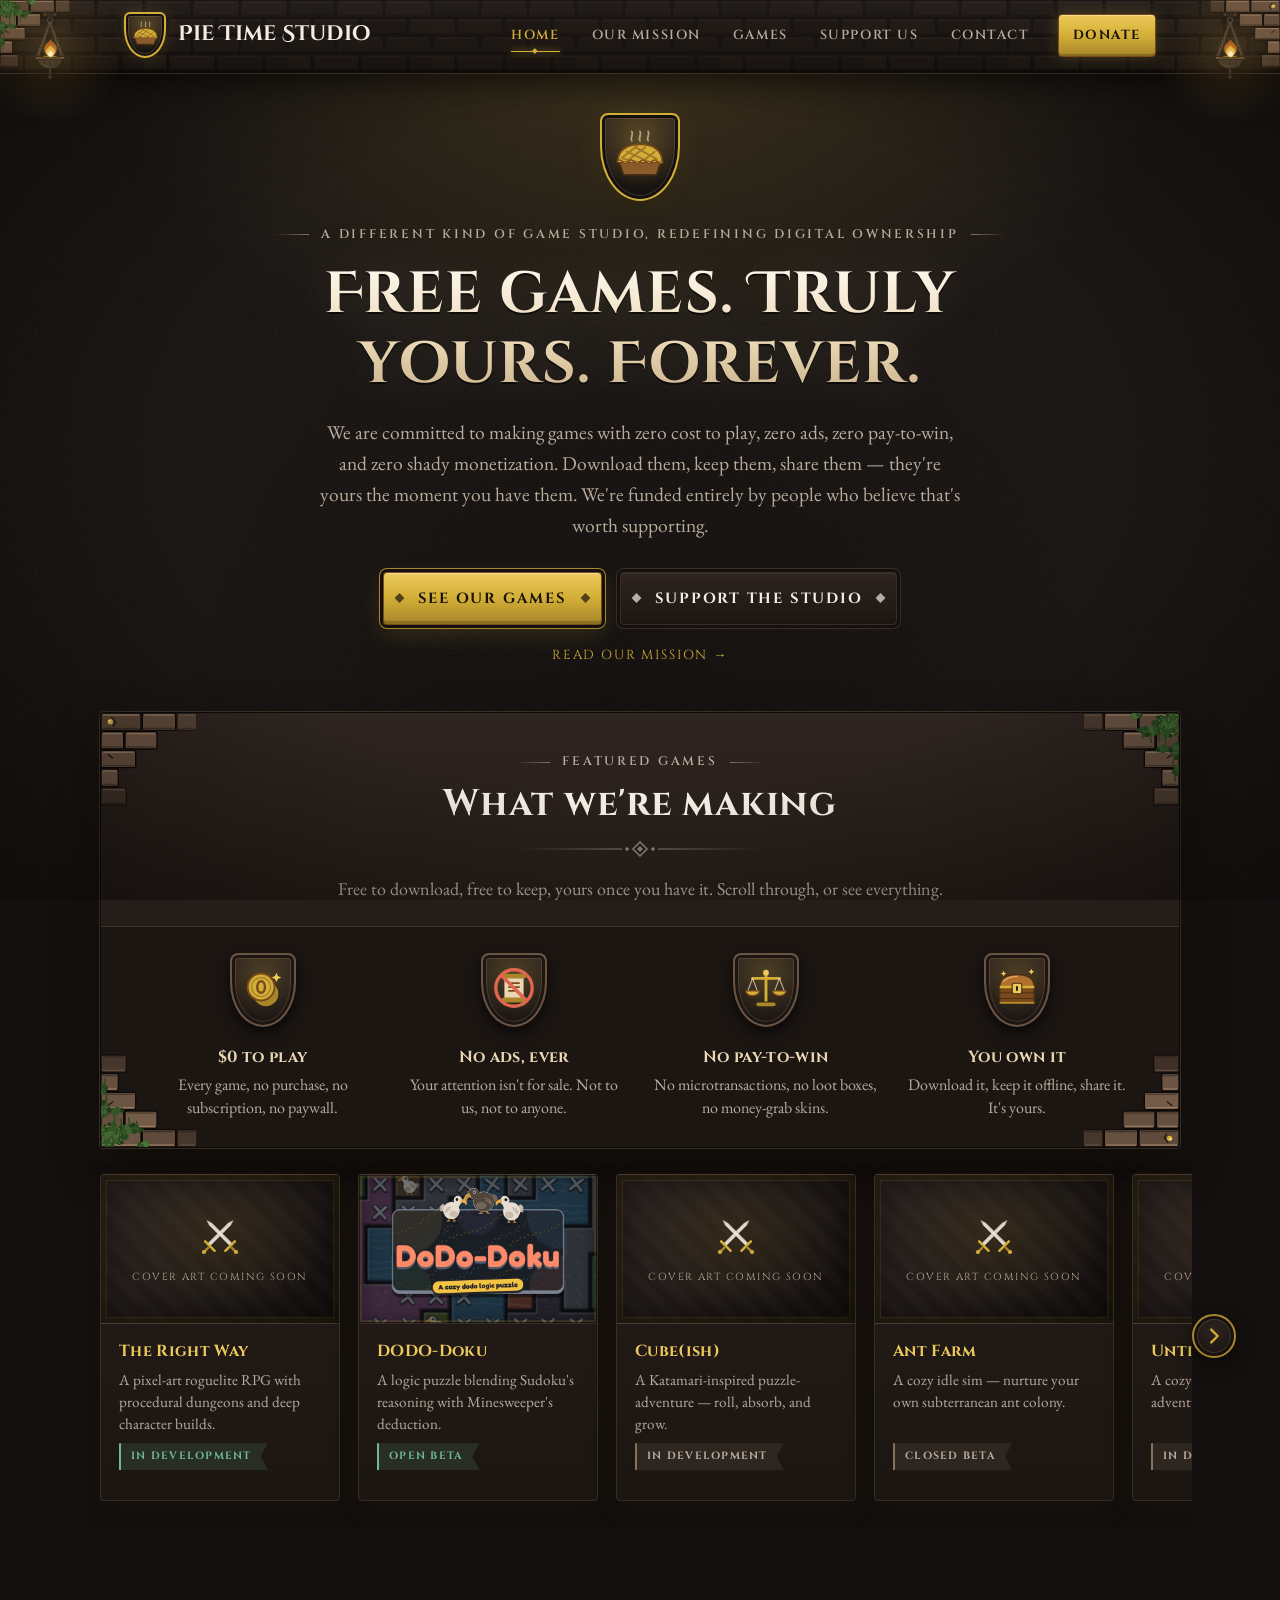
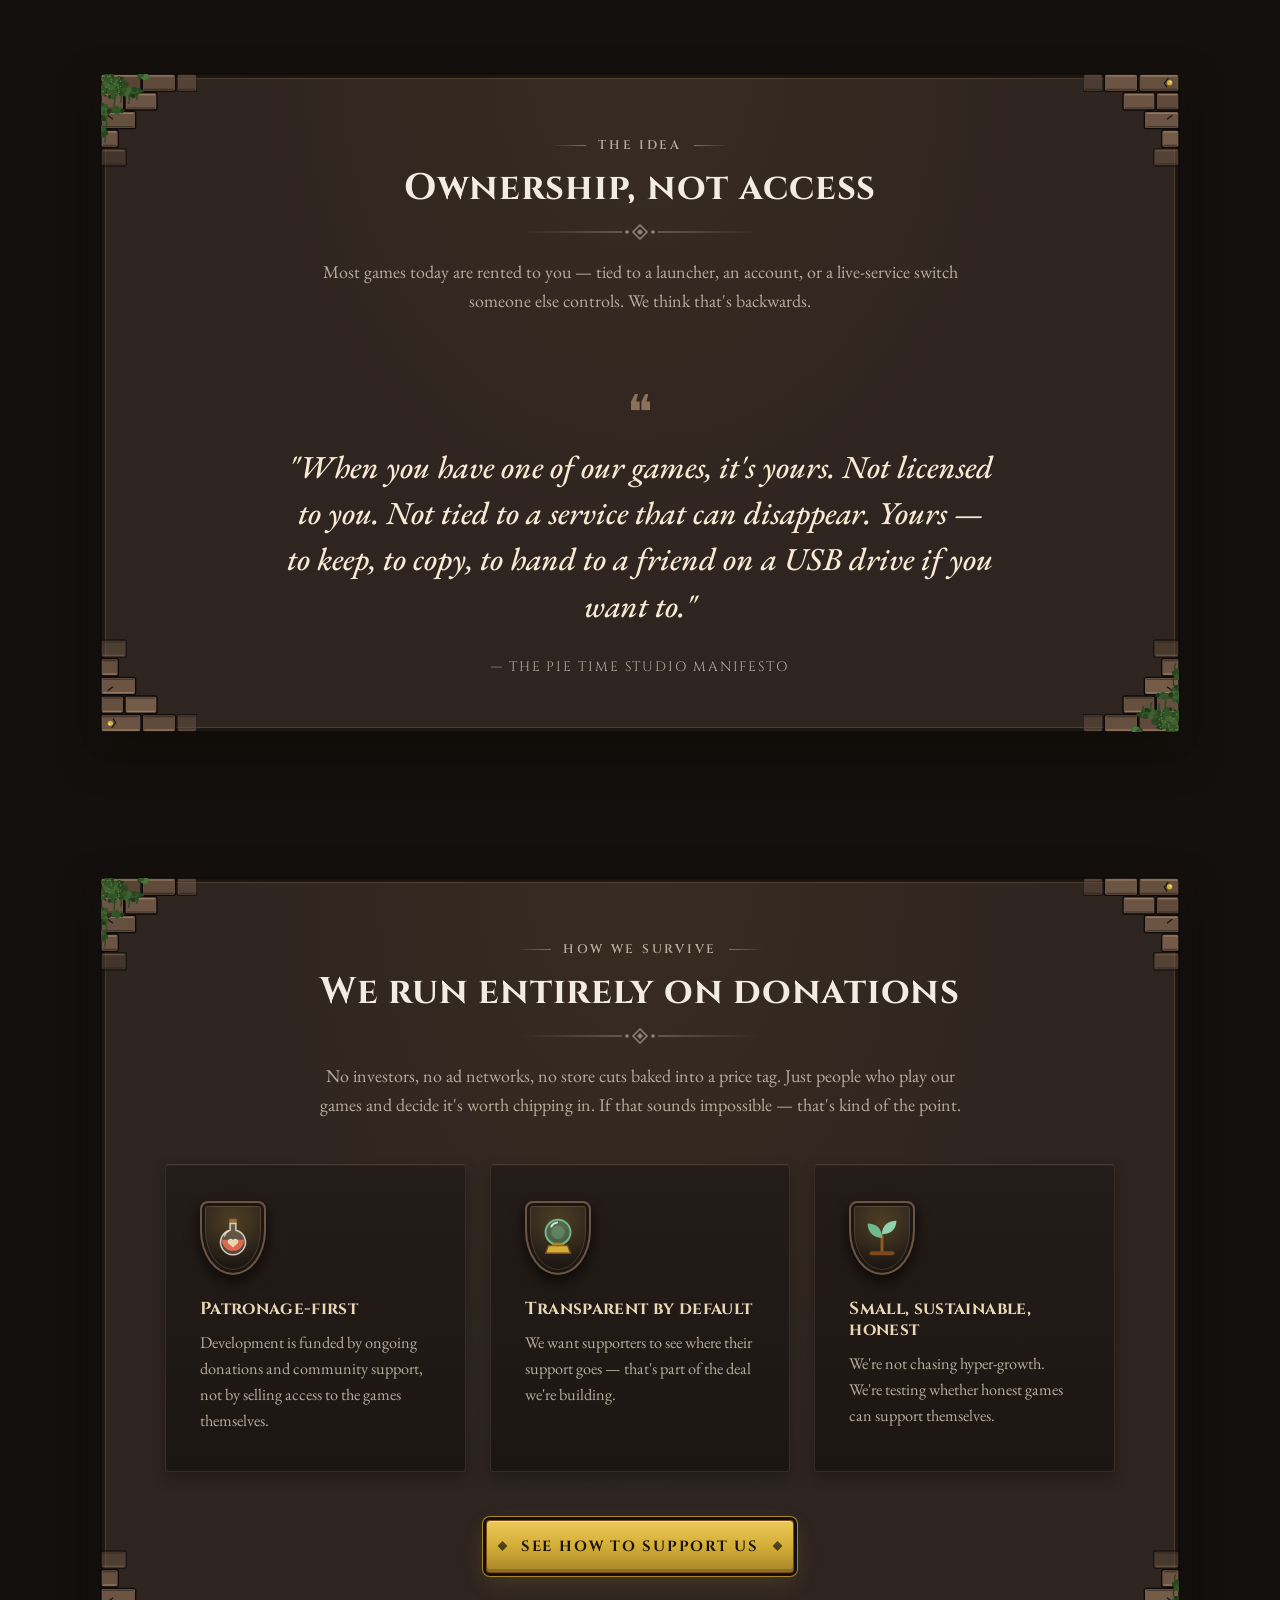
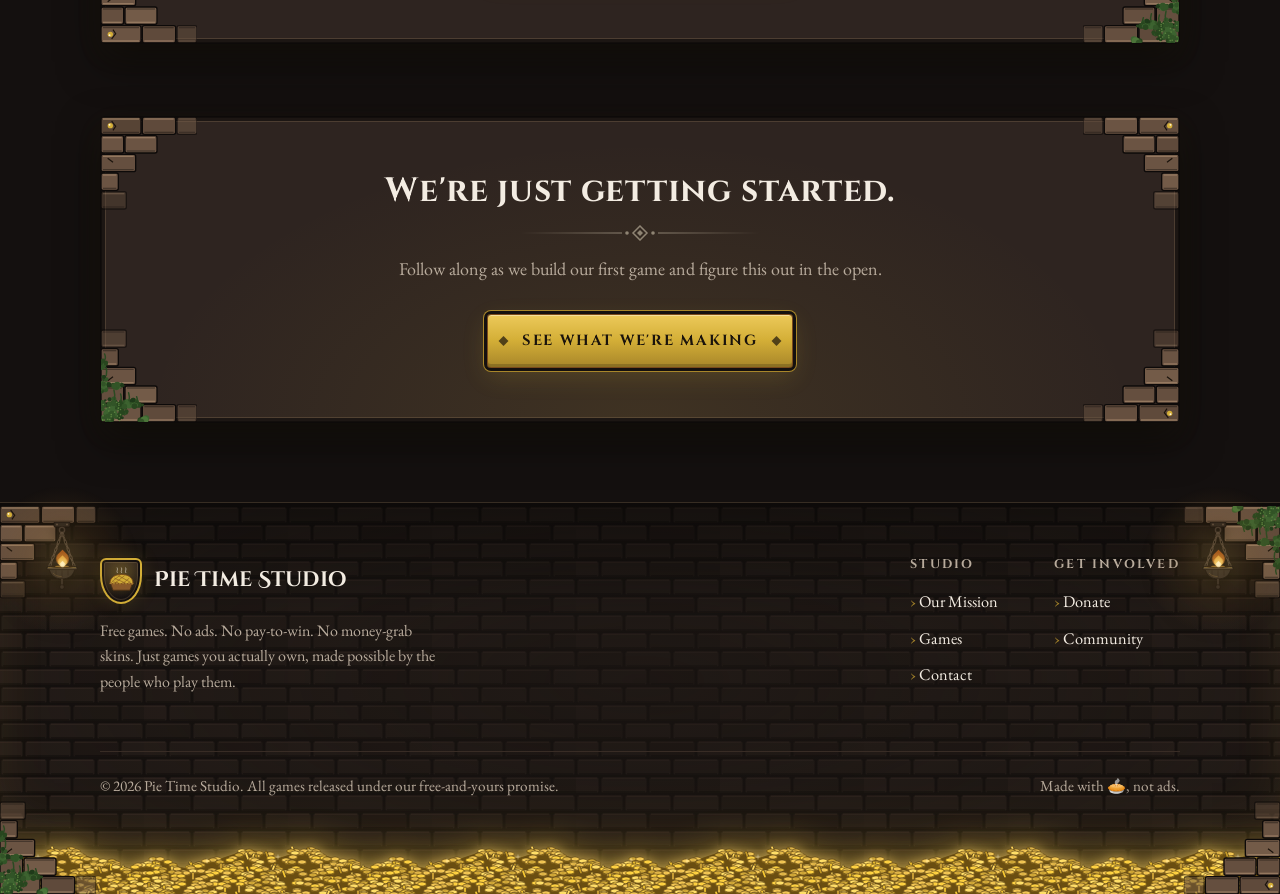
<file: index.html>
<!DOCTYPE html>
<html lang="en">
<head>
<meta charset="UTF-8">
<meta name="theme-color" content="#14100f">
<meta name="viewport" content="width=device-width, initial-scale=1.0">
<title>Pie Time Studio — Free Games. No Ads. No Catches. You Own It.</title>
<meta name="description" content="Pie Time Studio makes games that cost nothing, own nothing over you, and belong to you once you have them. Funded entirely by the people who play them.">
<script>/* page order + slide direction for page transitions */(function(){var o=["index","about","games","support","contact"],d=document.documentElement,n=(location.pathname.split("/").pop()||"index.html").replace(/\.html?$/,""),c=o.indexOf(n),p=null;if(c<0)c=0;try{p=sessionStorage.getItem("ptsPage");sessionStorage.setItem("ptsPage",c)}catch(e){}if(p!==null&&+p!==c)d.classList.add(+p<c?"nav-fwd":"nav-back");if(document.startViewTransition&&/^https?:$/.test(location.protocol))d.classList.add("vt")})();</script>
<link rel="preconnect" href="https://fonts.googleapis.com">
<link rel="preconnect" href="https://fonts.gstatic.com" crossorigin>
<link href="https://fonts.googleapis.com/css2?family=Cinzel:wght@400;600;700;900&family=Cinzel+Decorative:wght@700&family=EB+Garamond:ital,wght@0,400;0,500;0,600;1,400;1,500&display=swap" rel="stylesheet">
<link rel="stylesheet" href="css/style.css?v=10">
</head>
<body>

<header class="site-header">
  <span class="torch torch-l" aria-hidden="true"><span class="torch-glow"></span><span class="torch-flame"><i></i><i></i><i></i></span></span>
  <span class="torch torch-r" aria-hidden="true"><span class="torch-glow"></span><span class="torch-flame"><i></i><i></i><i></i></span></span>
  <nav class="nav">
    <a href="index.html" class="brand">
      <span class="brand-mark" aria-hidden="true"></span> Pie Time Studio
    </a>
    <button class="nav-toggle" aria-label="Toggle navigation" aria-expanded="false">☰</button>
    <ul class="nav-links">
      <li><a href="index.html">Home</a></li>
      <li><a href="about.html">Our Mission</a></li>
      <li><a href="games.html">Games</a></li>
      <li><a href="support.html">Support Us</a></li>
      <li><a href="contact.html">Contact</a></li>
      <li><a href="support.html" class="nav-cta">Donate</a></li>
    </ul>
  </nav>
</header>

<main>

  <section class="hero">
    <span class="eyebrow">A different kind of game studio, Redefining digital ownership</span>
    <h1>Free games. Truly yours. Forever.</h1>
    <p class="lede">
      We are committed to making games with zero cost to play, zero ads, zero pay-to-win,
      and zero shady monetization. Download them, keep them, share them — they're
      yours the moment you have them. We're funded entirely by people who believe
      that's worth supporting.
    </p>
    <div class="hero-actions">
      <a href="games.html" class="btn btn-primary">See Our Games</a>
      <a href="support.html" class="btn btn-outline">Support the Studio</a>
    </div>
    <a href="about.html" class="hero-link">Read our mission →</a>
  </section>

  <section class="section-card">
    <div class="section-card-box">
    <div class="section-head">
      <span class="eyebrow">Featured Games</span>
      <h2>What we're making</h2>
      <p>Free to download, free to keep, yours once you have it. Scroll through, or see everything.</p>
    </div>
    <div class="pledge-grid">
      <div class="pledge-item">
        <div class="icon rpg-coin" aria-hidden="true"></div>
        <h3>$0 to play</h3>
        <p>Every game, no purchase, no subscription, no paywall.</p>
      </div>
      <div class="pledge-item">
        <div class="icon rpg-noads" aria-hidden="true"></div>
        <h3>No ads, ever</h3>
        <p>Your attention isn't for sale. Not to us, not to anyone.</p>
      </div>
      <div class="pledge-item">
        <div class="icon rpg-scales" aria-hidden="true"></div>
        <h3>No pay-to-win</h3>
        <p>No microtransactions, no loot boxes, no money-grab skins.</p>
      </div>
      <div class="pledge-item">
        <div class="icon rpg-chest" aria-hidden="true"></div>
        <h3>You own it</h3>
        <p>Download it, keep it offline, share it. It's yours.</p>
      </div>
    </div>
    </div>
  </section>

  <section class="block featured-games">
    <div class="games-scroll-wrap">
    <button type="button" class="scroll-arrow scroll-arrow-left is-hidden" aria-label="Scroll games left">
      <svg viewBox="0 0 24 24" width="22" height="22" aria-hidden="true"><path d="M15 5l-7 7 7 7" fill="none" stroke="currentColor" stroke-width="2.5" stroke-linecap="round" stroke-linejoin="round"/></svg>
    </button>
    <button type="button" class="scroll-arrow scroll-arrow-right" aria-label="Scroll games right">
      <svg viewBox="0 0 24 24" width="22" height="22" aria-hidden="true"><path d="M9 5l7 7-7 7" fill="none" stroke="currentColor" stroke-width="2.5" stroke-linecap="round" stroke-linejoin="round"/></svg>
    </button>
    <div class="games-scroll">
      <a href="games.html" class="mini-game-card">
        <div class="mini-thumb">Cover art coming soon</div>
        <div class="mini-body">
          <h3>The Right Way</h3>
          <p>A pixel-art roguelite RPG with procedural dungeons and deep character builds.</p>
          <span class="tag free">In development</span>
        </div>
      </a>
      <a href="games.html" class="mini-game-card">
        <div class="mini-thumb has-cover"><img src="images/dododoku-cover.jpg" alt="DoDo-Doku cover art: three dodos above the game title" width="1600" height="900" loading="lazy"></div>
        <div class="mini-body">
          <h3>DODO-Doku</h3>
          <p>A logic puzzle blending Sudoku's reasoning with Minesweeper's deduction.</p>
          <span class="tag free">Open Beta</span>
        </div>
      </a>
      <a href="games.html" class="mini-game-card">
        <div class="mini-thumb">Cover art coming soon</div>
        <div class="mini-body">
          <h3>Cube(ish)</h3>
          <p>A Katamari-inspired puzzle-adventure — roll, absorb, and grow.</p>
          <span class="tag">In development</span>
        </div>
      </a>
      <a href="games.html" class="mini-game-card">
        <div class="mini-thumb">Cover art coming soon</div>
        <div class="mini-body">
          <h3>Ant Farm</h3>
          <p>A cozy idle sim — nurture your own subterranean ant colony.</p>
          <span class="tag">Closed Beta</span>
        </div>
      </a>
      <a href="games.html" class="mini-game-card">
        <div class="mini-thumb">Cover art coming soon</div>
        <div class="mini-body">
          <h3>Untitled Project</h3>
          <p>A cozy 3D point-and-click adventure set above the clouds.</p>
          <span class="tag">In development</span>
        </div>
      </a>
      <a href="games.html" class="mini-game-card mini-game-card-more">
        <div class="mini-more-inner">
          <span class="mini-more-arrow">→</span>
          <span>See all games</span>
        </div>
      </a>
    </div>
    </div>
  </section>


  <section class="block">
    <div class="panel-box">
      <div class="section-head">
        <span class="eyebrow">The Idea</span>
        <h2>Ownership, not access</h2>
        <p>
          Most games today are rented to you — tied to a launcher, an account,
          or a live-service switch someone else controls. We think that's backwards.
        </p>
      </div>
      <div class="manifesto">
        <blockquote>
          "When you have one of our games, it's yours. Not licensed to you.
          Not tied to a service that can disappear. Yours — to keep, to copy,
          to hand to a friend on a USB drive if you want to."
        </blockquote>
        <cite>— The Pie Time Studio Manifesto</cite>
      </div>
    </div>
  </section>

  <section class="block">
    <div class="panel-box">
      <div class="section-head">
        <span class="eyebrow">How we survive</span>
        <h2>We run entirely on donations</h2>
        <p>
          No investors, no ad networks, no store cuts baked into a price tag.
          Just people who play our games and decide it's worth chipping in.
          If that sounds impossible — that's kind of the point.
        </p>
      </div>
      <div class="grid">
        <div class="card">
          <span class="icon rpg-potion" aria-hidden="true"></span>
          <h3>Patronage-first</h3>
          <p>Development is funded by ongoing donations and community support, not by selling access to the games themselves.</p>
        </div>
        <div class="card">
          <span class="icon rpg-orb" aria-hidden="true"></span>
          <h3>Transparent by default</h3>
          <p>We want supporters to see where their support goes — that's part of the deal we're building.</p>
        </div>
        <div class="card">
          <span class="icon rpg-sprout" aria-hidden="true"></span>
          <h3>Small, sustainable, honest</h3>
          <p>We're not chasing hyper-growth. We're testing whether honest games can support themselves.</p>
        </div>
      </div>
      <p class="center mt-lg">
        <a href="support.html" class="btn btn-primary">See how to support us</a>
      </p>
    </div>
  </section>

  <section class="cta-band">
    <h2>We're just getting started.</h2>
    <p>Follow along as we build our first game and figure this out in the open.</p>
    <a href="games.html" class="btn btn-primary">See What We're Making</a>
  </section>

</main>

<footer class="site-footer">
  <span class="torch torch-l" aria-hidden="true"><span class="torch-glow"></span><span class="torch-flame"><i></i><i></i><i></i></span></span>
  <span class="torch torch-r" aria-hidden="true"><span class="torch-glow"></span><span class="torch-flame"><i></i><i></i><i></i></span></span>
  <div class="footer-grid">
    <div class="footer-brand">
      <a href="index.html" class="brand"><span class="brand-mark" aria-hidden="true"></span> Pie Time Studio</a>
      <p>Free games. No ads. No pay-to-win. No money-grab skins. Just games you actually own, made possible by the people who play them.</p>
    </div>
    <div class="footer-links">
      <div>
        <h4>Studio</h4>
        <ul>
          <li><a href="about.html">Our Mission</a></li>
          <li><a href="games.html">Games</a></li>
          <li><a href="contact.html">Contact</a></li>
        </ul>
      </div>
      <div>
        <h4>Get Involved</h4>
        <ul>
          <li><a href="support.html">Donate</a></li>
          <li><a href="contact.html">Community</a></li>
        </ul>
      </div>
    </div>
  </div>
  <div class="footer-bottom">
    <span>&copy; <span data-year></span> Pie Time Studio. All games released under our free-and-yours promise.</span>
    <span>Made with 🥧, not ads.</span>
  </div>
</footer>

<script src="js/main.js?v=8"></script>
</body>
</html>
</file>
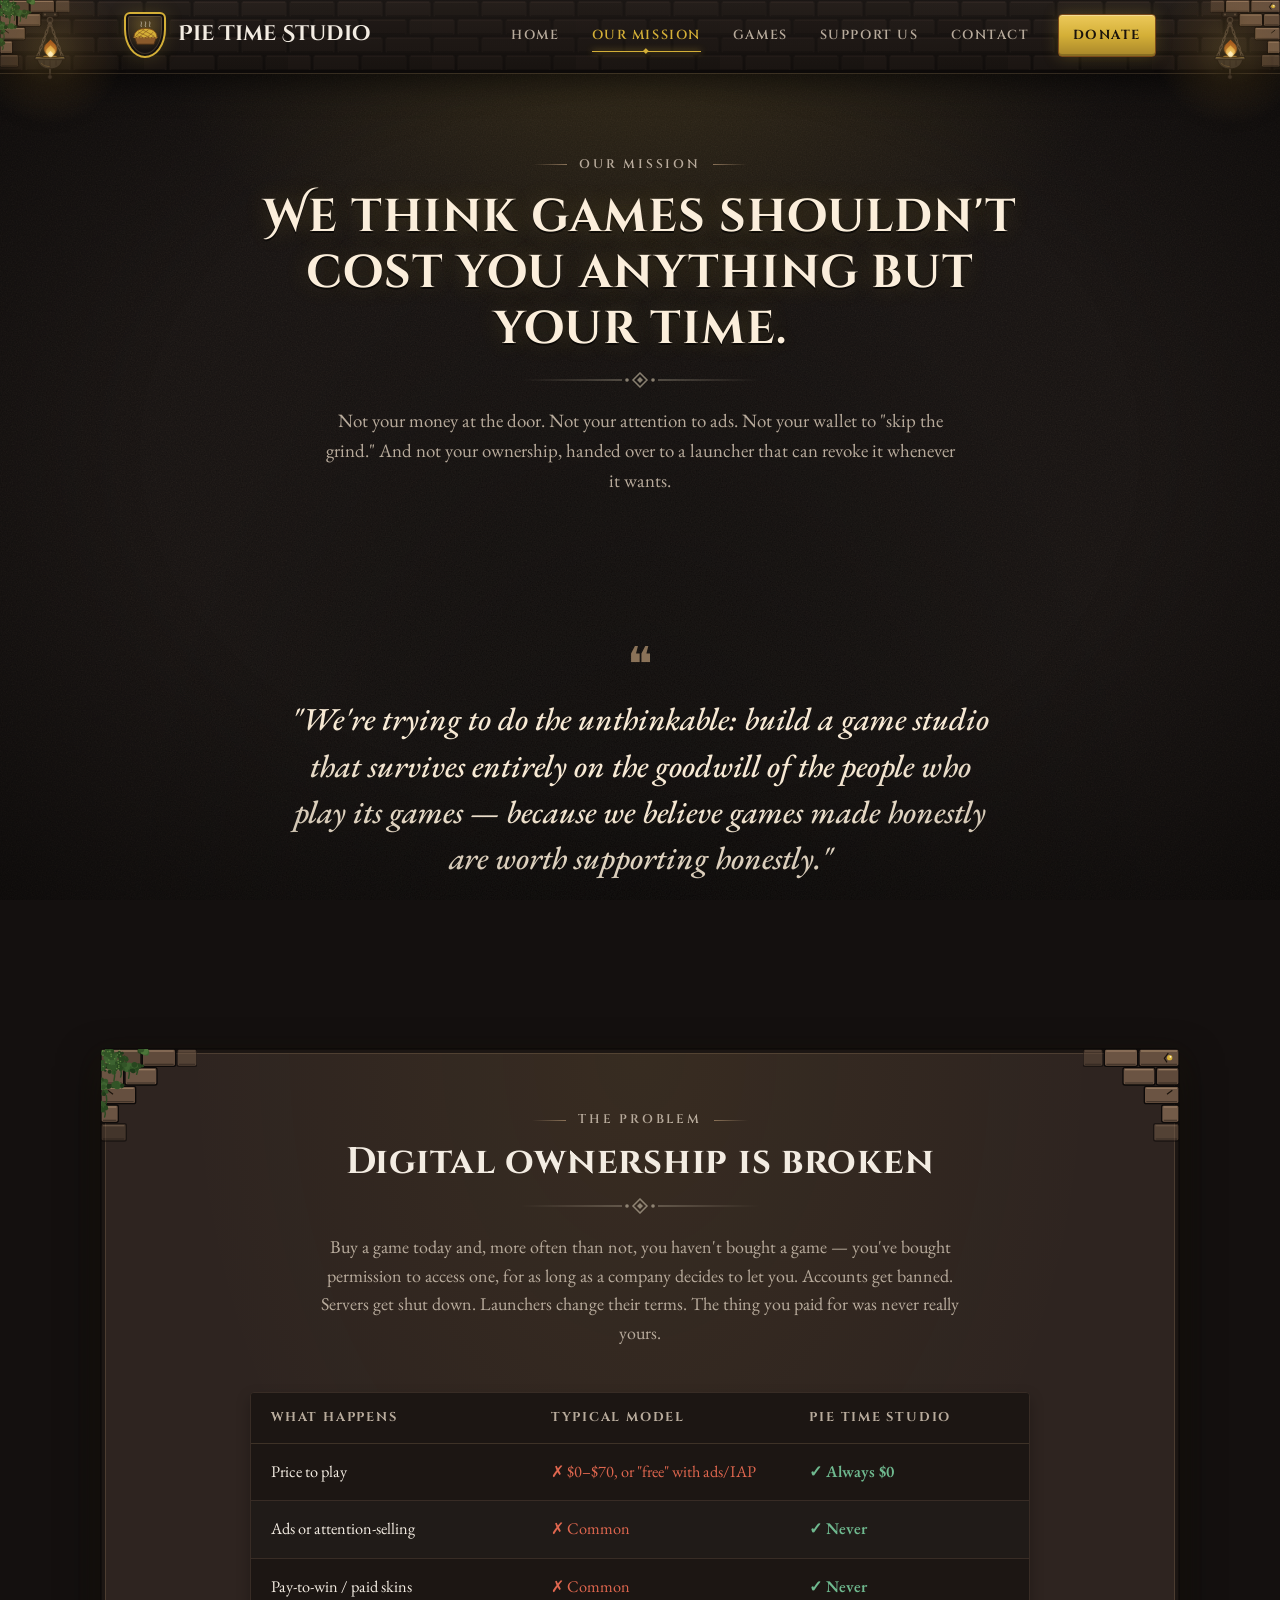
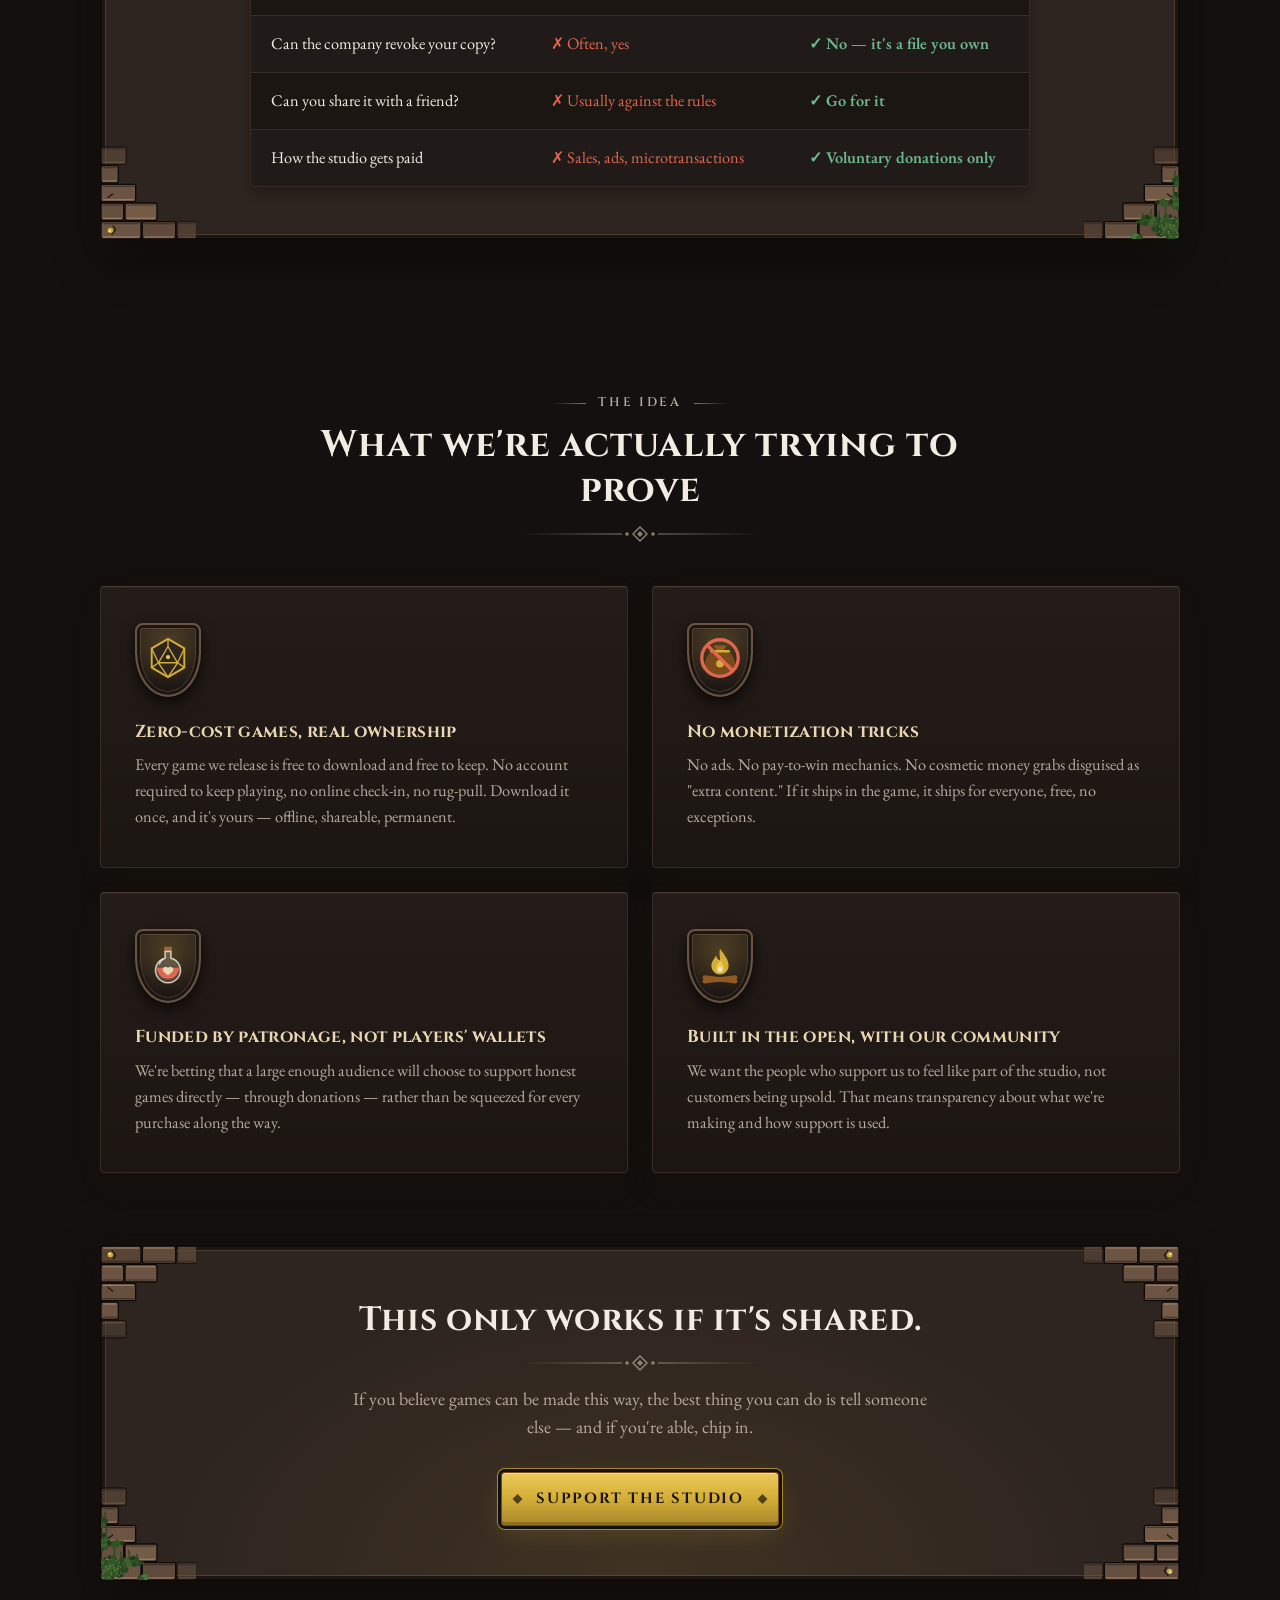
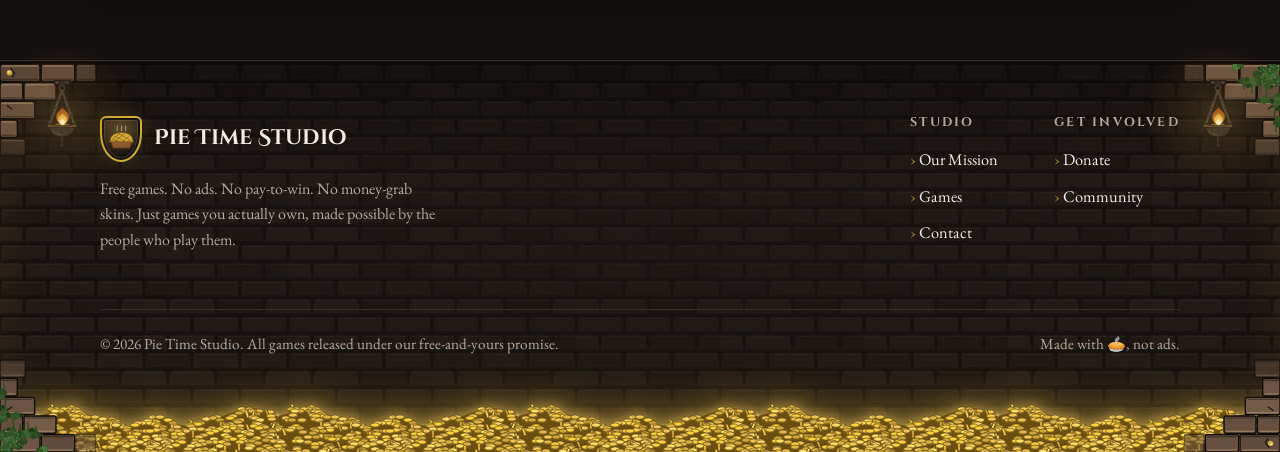
<file: about.html>
<!DOCTYPE html>
<html lang="en">
<head>
<meta charset="UTF-8">
<meta name="theme-color" content="#14100f">
<meta name="viewport" content="width=device-width, initial-scale=1.0">
<title>Our Mission — Pie Time Studio</title>
<meta name="description" content="Why Pie Time Studio exists: free games, no ads, no pay-to-win, and real ownership — funded entirely by donations.">
<script>/* page order + slide direction for page transitions */(function(){var o=["index","about","games","support","contact"],d=document.documentElement,n=(location.pathname.split("/").pop()||"index.html").replace(/\.html?$/,""),c=o.indexOf(n),p=null;if(c<0)c=0;try{p=sessionStorage.getItem("ptsPage");sessionStorage.setItem("ptsPage",c)}catch(e){}if(p!==null&&+p!==c)d.classList.add(+p<c?"nav-fwd":"nav-back");if(document.startViewTransition&&/^https?:$/.test(location.protocol))d.classList.add("vt")})();</script>
<link rel="preconnect" href="https://fonts.googleapis.com">
<link rel="preconnect" href="https://fonts.gstatic.com" crossorigin>
<link href="https://fonts.googleapis.com/css2?family=Cinzel:wght@400;600;700;900&family=Cinzel+Decorative:wght@700&family=EB+Garamond:ital,wght@0,400;0,500;0,600;1,400;1,500&display=swap" rel="stylesheet">
<link rel="stylesheet" href="css/style.css?v=10">
</head>
<body>

<header class="site-header">
  <span class="torch torch-l" aria-hidden="true"><span class="torch-glow"></span><span class="torch-flame"><i></i><i></i><i></i></span></span>
  <span class="torch torch-r" aria-hidden="true"><span class="torch-glow"></span><span class="torch-flame"><i></i><i></i><i></i></span></span>
  <nav class="nav">
    <a href="index.html" class="brand">
      <span class="brand-mark" aria-hidden="true"></span> Pie Time Studio
    </a>
    <button class="nav-toggle" aria-label="Toggle navigation" aria-expanded="false">☰</button>
    <ul class="nav-links">
      <li><a href="index.html">Home</a></li>
      <li><a href="about.html">Our Mission</a></li>
      <li><a href="games.html">Games</a></li>
      <li><a href="support.html">Support Us</a></li>
      <li><a href="contact.html">Contact</a></li>
      <li><a href="support.html" class="nav-cta">Donate</a></li>
    </ul>
  </nav>
</header>

<main>

  <section class="page-hero">
    <span class="eyebrow">Our Mission</span>
    <h1>We think games shouldn't cost you anything but your time.</h1>
    <p class="lede">
      Not your money at the door. Not your attention to ads. Not your wallet to
      "skip the grind." And not your ownership, handed over to a launcher that
      can revoke it whenever it wants.
    </p>
  </section>

  <section class="block">
    <div class="manifesto">
      <blockquote>
        "We're trying to do the unthinkable: build a game studio that survives
        entirely on the goodwill of the people who play its games — because
        we believe games made honestly are worth supporting honestly."
      </blockquote>
    </div>
  </section>

  <section class="block">
    <div class="panel-box">
      <div class="section-head">
        <span class="eyebrow">The Problem</span>
        <h2>Digital ownership is broken</h2>
        <p>
          Buy a game today and, more often than not, you haven't bought a game —
          you've bought permission to access one, for as long as a company decides
          to let you. Accounts get banned. Servers get shut down. Launchers change
          their terms. The thing you paid for was never really yours.
        </p>
      </div>
      <div class="compare">
        <table>
          <thead>
            <tr>
              <th>What happens</th>
              <th>Typical model</th>
              <th>Pie Time Studio</th>
            </tr>
          </thead>
          <tbody>
            <tr>
              <td>Price to play</td>
              <td class="no">$0–$70, or "free" with ads/IAP</td>
              <td class="yes">Always $0</td>
            </tr>
            <tr>
              <td>Ads or attention-selling</td>
              <td class="no">Common</td>
              <td class="yes">Never</td>
            </tr>
            <tr>
              <td>Pay-to-win / paid skins</td>
              <td class="no">Common</td>
              <td class="yes">Never</td>
            </tr>
            <tr>
              <td>Can the company revoke your copy?</td>
              <td class="no">Often, yes</td>
              <td class="yes">No — it's a file you own</td>
            </tr>
            <tr>
              <td>Can you share it with a friend?</td>
              <td class="no">Usually against the rules</td>
              <td class="yes">Go for it</td>
            </tr>
            <tr>
              <td>How the studio gets paid</td>
              <td class="no">Sales, ads, microtransactions</td>
              <td class="yes">Voluntary donations only</td>
            </tr>
          </tbody>
        </table>
      </div>
    </div>
  </section>

  <section class="block">
    <div class="section-head">
      <span class="eyebrow">The Idea</span>
      <h2>What we're actually trying to prove</h2>
    </div>
    <div class="grid grid-2">
      <div class="card">
        <span class="icon rpg-d20" aria-hidden="true"></span>
        <h3>Zero-cost games, real ownership</h3>
        <p>
          Every game we release is free to download and free to keep. No
          account required to keep playing, no online check-in, no rug-pull.
          Download it once, and it's yours — offline, shareable, permanent.
        </p>
      </div>
      <div class="card">
        <span class="icon rpg-nopurse" aria-hidden="true"></span>
        <h3>No monetization tricks</h3>
        <p>
          No ads. No pay-to-win mechanics. No cosmetic money grabs disguised
          as "extra content." If it ships in the game, it ships for everyone,
          free, no exceptions.
        </p>
      </div>
      <div class="card">
        <span class="icon rpg-potion" aria-hidden="true"></span>
        <h3>Funded by patronage, not players' wallets</h3>
        <p>
          We're betting that a large enough audience will choose to support
          honest games directly — through donations — rather than be squeezed
          for every purchase along the way.
        </p>
      </div>
      <div class="card">
        <span class="icon rpg-campfire" aria-hidden="true"></span>
        <h3>Built in the open, with our community</h3>
        <p>
          We want the people who support us to feel like part of the studio,
          not customers being upsold. That means transparency about what
          we're making and how support is used.
        </p>
      </div>
    </div>
  </section>

  <section class="cta-band">
    <h2>This only works if it's shared.</h2>
    <p>
      If you believe games can be made this way, the best thing you can do
      is tell someone else — and if you're able, chip in.
    </p>
    <a href="support.html" class="btn btn-primary">Support the Studio</a>
  </section>

</main>

<footer class="site-footer">
  <span class="torch torch-l" aria-hidden="true"><span class="torch-glow"></span><span class="torch-flame"><i></i><i></i><i></i></span></span>
  <span class="torch torch-r" aria-hidden="true"><span class="torch-glow"></span><span class="torch-flame"><i></i><i></i><i></i></span></span>
  <div class="footer-grid">
    <div class="footer-brand">
      <a href="index.html" class="brand"><span class="brand-mark" aria-hidden="true"></span> Pie Time Studio</a>
      <p>Free games. No ads. No pay-to-win. No money-grab skins. Just games you actually own, made possible by the people who play them.</p>
    </div>
    <div class="footer-links">
      <div>
        <h4>Studio</h4>
        <ul>
          <li><a href="about.html">Our Mission</a></li>
          <li><a href="games.html">Games</a></li>
          <li><a href="contact.html">Contact</a></li>
        </ul>
      </div>
      <div>
        <h4>Get Involved</h4>
        <ul>
          <li><a href="support.html">Donate</a></li>
          <li><a href="contact.html">Community</a></li>
        </ul>
      </div>
    </div>
  </div>
  <div class="footer-bottom">
    <span>&copy; <span data-year></span> Pie Time Studio. All games released under our free-and-yours promise.</span>
    <span>Made with 🥧, not ads.</span>
  </div>
</footer>

<script src="js/main.js?v=8"></script>
</body>
</html>
</file>
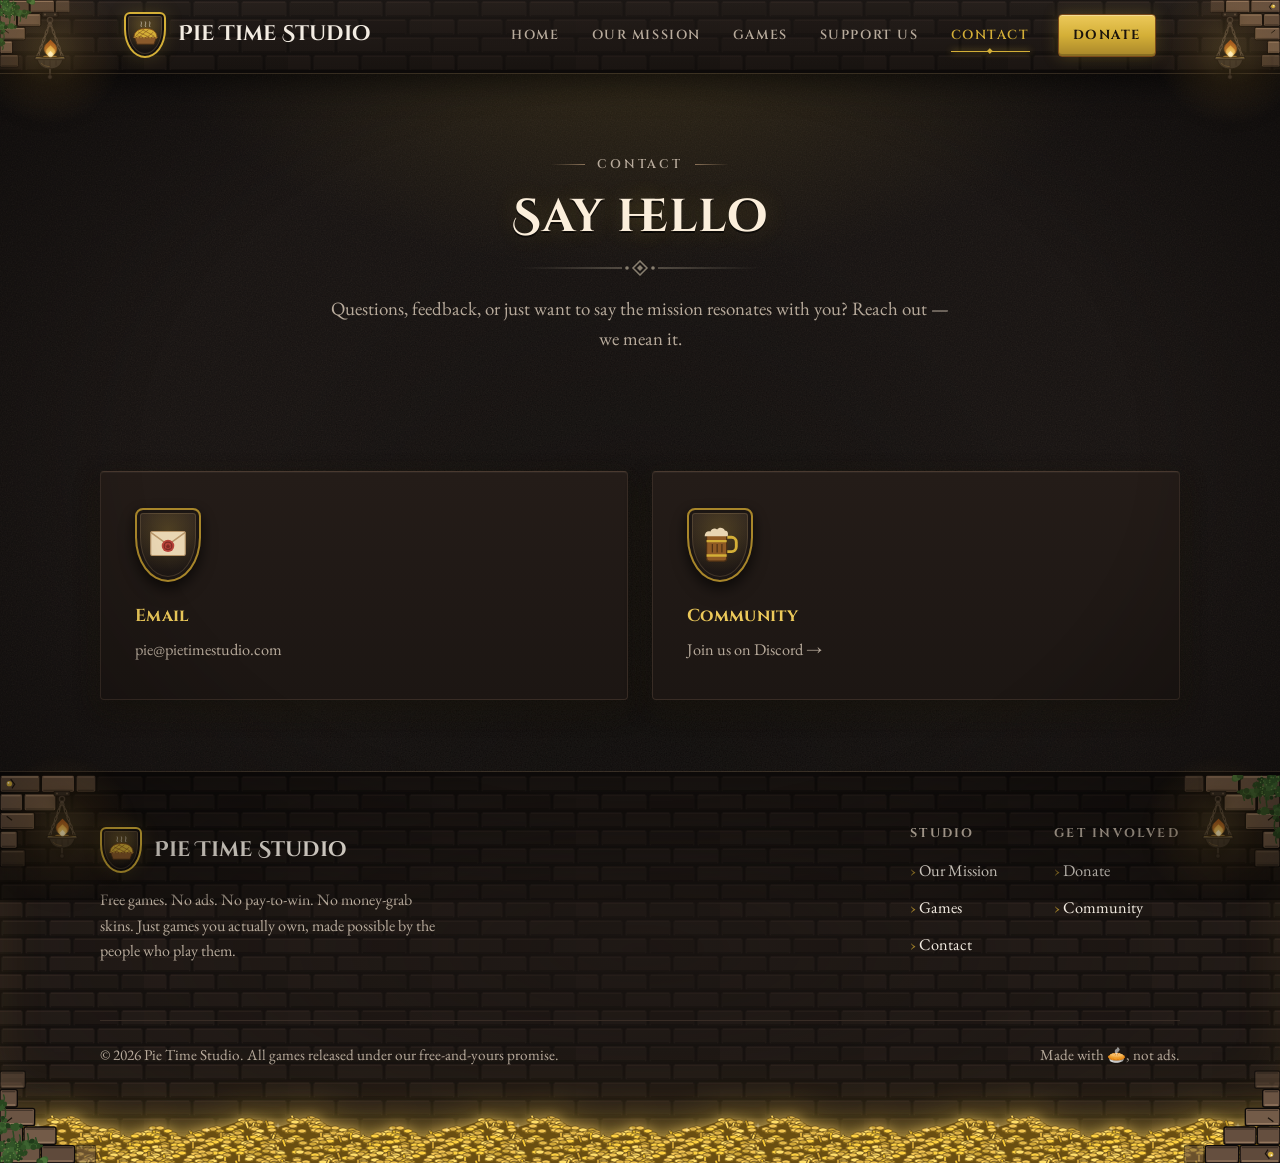
<file: contact.html>
<!DOCTYPE html>
<html lang="en">
<head>
<meta charset="UTF-8">
<meta name="theme-color" content="#14100f">
<meta name="viewport" content="width=device-width, initial-scale=1.0">
<title>Contact — Pie Time Studio</title>
<meta name="description" content="Get in touch with Pie Time Studio.">
<script>/* page order + slide direction for page transitions */(function(){var o=["index","about","games","support","contact"],d=document.documentElement,n=(location.pathname.split("/").pop()||"index.html").replace(/\.html?$/,""),c=o.indexOf(n),p=null;if(c<0)c=0;try{p=sessionStorage.getItem("ptsPage");sessionStorage.setItem("ptsPage",c)}catch(e){}if(p!==null&&+p!==c)d.classList.add(+p<c?"nav-fwd":"nav-back");if(document.startViewTransition&&/^https?:$/.test(location.protocol))d.classList.add("vt")})();</script>
<link rel="preconnect" href="https://fonts.googleapis.com">
<link rel="preconnect" href="https://fonts.gstatic.com" crossorigin>
<link href="https://fonts.googleapis.com/css2?family=Cinzel:wght@400;600;700;900&family=Cinzel+Decorative:wght@700&family=EB+Garamond:ital,wght@0,400;0,500;0,600;1,400;1,500&display=swap" rel="stylesheet">
<link rel="stylesheet" href="css/style.css?v=10">
</head>
<body>

<header class="site-header">
  <span class="torch torch-l" aria-hidden="true"><span class="torch-glow"></span><span class="torch-flame"><i></i><i></i><i></i></span></span>
  <span class="torch torch-r" aria-hidden="true"><span class="torch-glow"></span><span class="torch-flame"><i></i><i></i><i></i></span></span>
  <nav class="nav">
    <a href="index.html" class="brand">
      <span class="brand-mark" aria-hidden="true"></span> Pie Time Studio
    </a>
    <button class="nav-toggle" aria-label="Toggle navigation" aria-expanded="false">☰</button>
    <ul class="nav-links">
      <li><a href="index.html">Home</a></li>
      <li><a href="about.html">Our Mission</a></li>
      <li><a href="games.html">Games</a></li>
      <li><a href="support.html">Support Us</a></li>
      <li><a href="contact.html">Contact</a></li>
      <li><a href="support.html" class="nav-cta">Donate</a></li>
    </ul>
  </nav>
</header>

<main>

  <section class="page-hero">
    <span class="eyebrow">Contact</span>
    <h1>Say hello</h1>
    <p class="lede">
      Questions, feedback, or just want to say the mission resonates with you?
      Reach out — we mean it.
    </p>
  </section>

  <section class="block">
    <div class="grid grid-2">
      <a class="card card-link" href="mailto:pie@pietimestudio.com">
        <span class="icon rpg-letter" aria-hidden="true"></span>
        <h3>Email</h3>
        <p>pie@pietimestudio.com</p>
      </a>
      <a class="card card-link" href="https://discord.gg/nf4VJxse9K" target="_blank" rel="noopener">
        <span class="icon rpg-tankard" aria-hidden="true"></span>
        <h3>Community</h3>
        <p>Join us on Discord →</p>
      </a>
    </div>
  </section>

</main>

<footer class="site-footer">
  <span class="torch torch-l" aria-hidden="true"><span class="torch-glow"></span><span class="torch-flame"><i></i><i></i><i></i></span></span>
  <span class="torch torch-r" aria-hidden="true"><span class="torch-glow"></span><span class="torch-flame"><i></i><i></i><i></i></span></span>
  <div class="footer-grid">
    <div class="footer-brand">
      <a href="index.html" class="brand"><span class="brand-mark" aria-hidden="true"></span> Pie Time Studio</a>
      <p>Free games. No ads. No pay-to-win. No money-grab skins. Just games you actually own, made possible by the people who play them.</p>
    </div>
    <div class="footer-links">
      <div>
        <h4>Studio</h4>
        <ul>
          <li><a href="about.html">Our Mission</a></li>
          <li><a href="games.html">Games</a></li>
          <li><a href="contact.html">Contact</a></li>
        </ul>
      </div>
      <div>
        <h4>Get Involved</h4>
        <ul>
          <li><a href="support.html">Donate</a></li>
          <li><a href="contact.html">Community</a></li>
        </ul>
      </div>
    </div>
  </div>
  <div class="footer-bottom">
    <span>&copy; <span data-year></span> Pie Time Studio. All games released under our free-and-yours promise.</span>
    <span>Made with 🥧, not ads.</span>
  </div>
</footer>

<script src="js/main.js?v=8"></script>
</body>
</html>
</file>
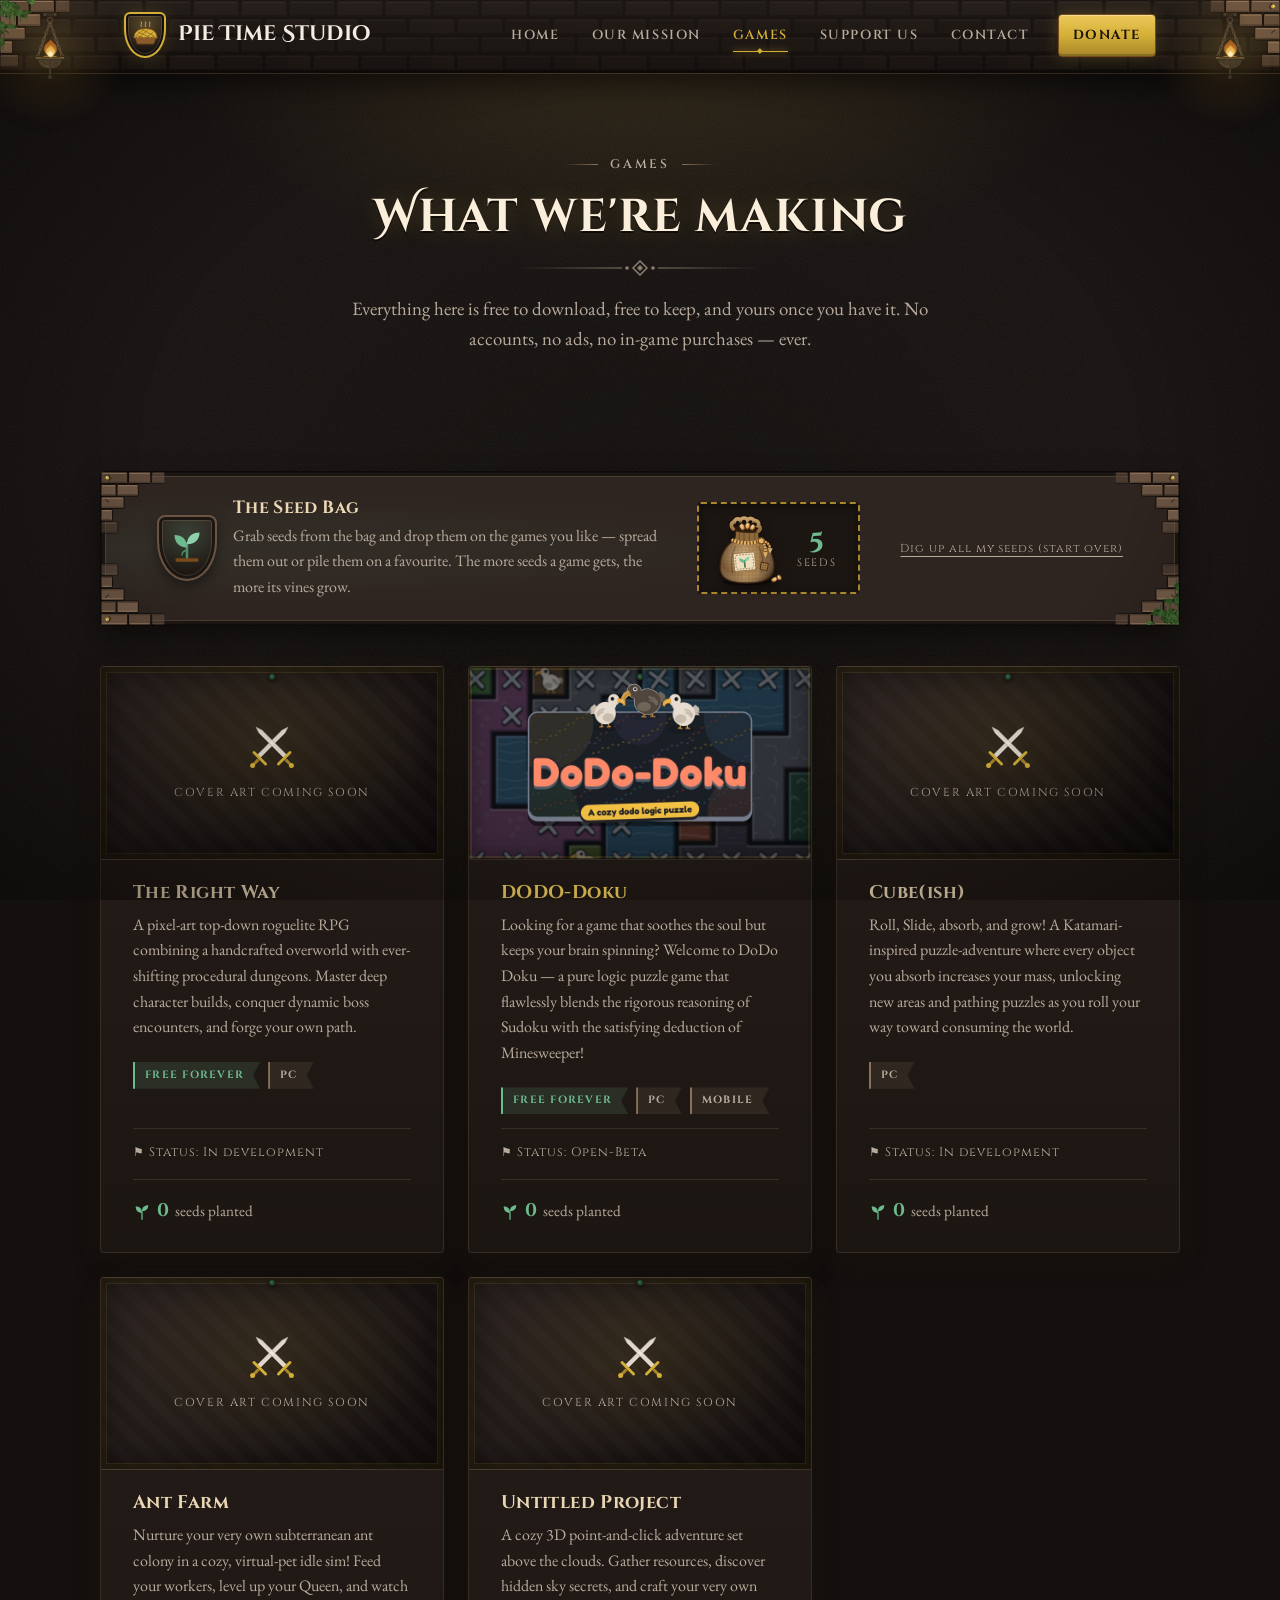
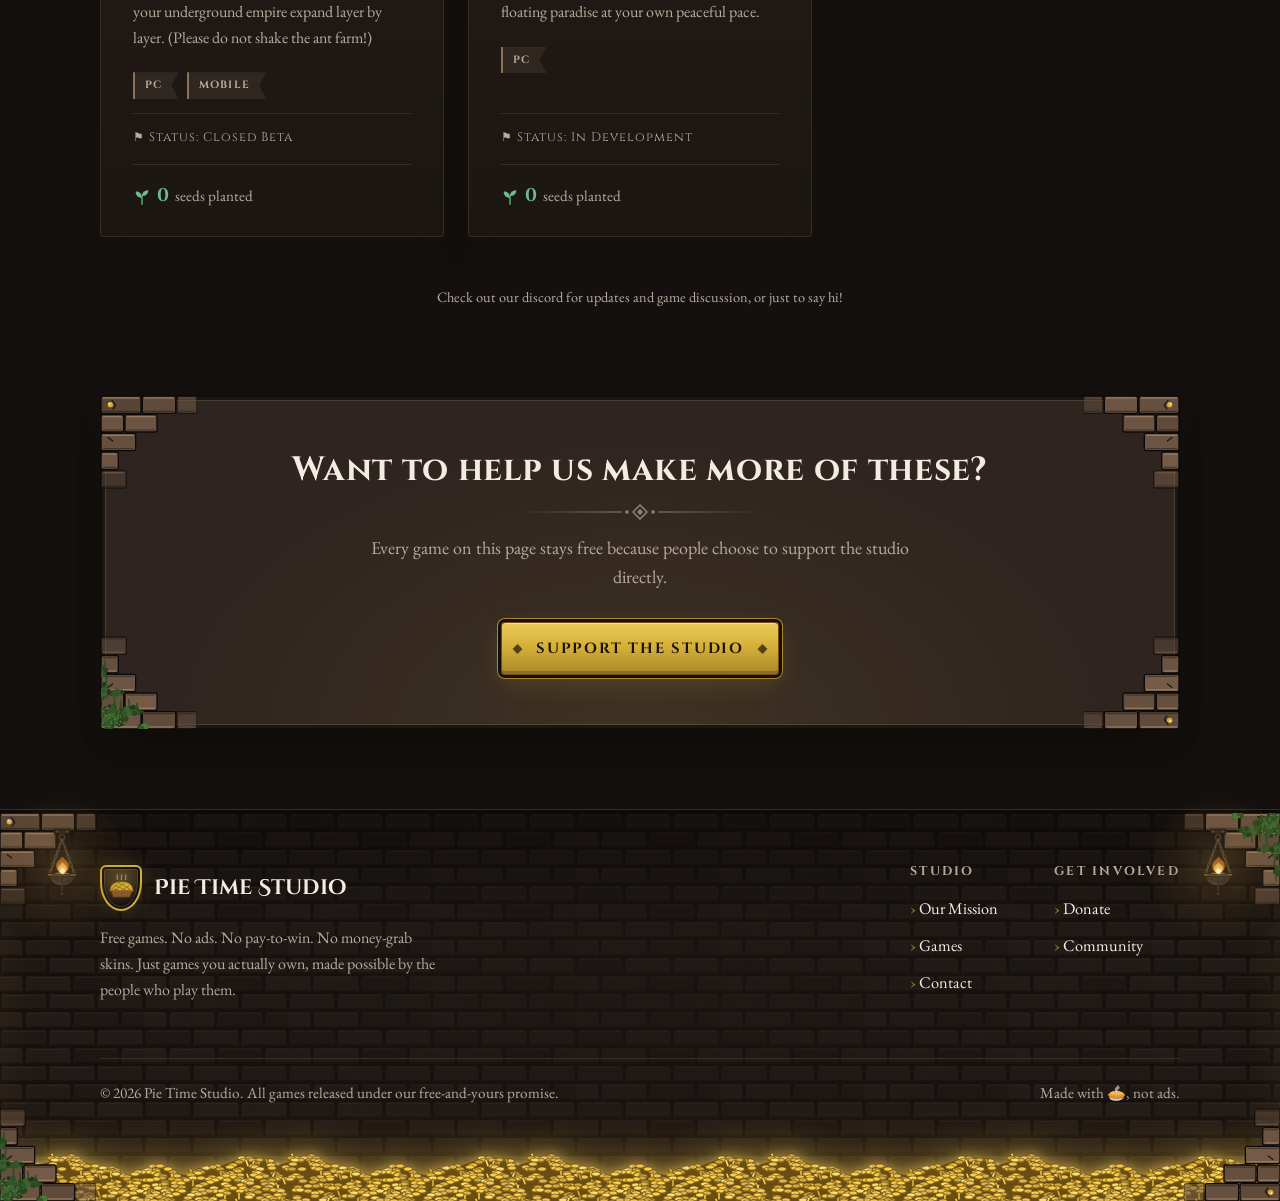
<file: games.html>
<!DOCTYPE html>
<html lang="en">
<head>
<meta charset="UTF-8">
<meta name="theme-color" content="#14100f">
<meta name="viewport" content="width=device-width, initial-scale=1.0">
<title>Games — Pie Time Studio</title>
<meta name="description" content="Free games from Pie Time Studio. No ads, no pay-to-win, no catches — download and keep.">
<script>/* page order + slide direction for page transitions */(function(){var o=["index","about","games","support","contact"],d=document.documentElement,n=(location.pathname.split("/").pop()||"index.html").replace(/\.html?$/,""),c=o.indexOf(n),p=null;if(c<0)c=0;try{p=sessionStorage.getItem("ptsPage");sessionStorage.setItem("ptsPage",c)}catch(e){}if(p!==null&&+p!==c)d.classList.add(+p<c?"nav-fwd":"nav-back");if(document.startViewTransition&&/^https?:$/.test(location.protocol))d.classList.add("vt")})();</script>
<link rel="preconnect" href="https://fonts.googleapis.com">
<link rel="preconnect" href="https://fonts.gstatic.com" crossorigin>
<link href="https://fonts.googleapis.com/css2?family=Cinzel:wght@400;600;700;900&family=Cinzel+Decorative:wght@700&family=EB+Garamond:ital,wght@0,400;0,500;0,600;1,400;1,500&display=swap" rel="stylesheet">
<link rel="stylesheet" href="css/style.css?v=10">
<link rel="stylesheet" href="css/seeds.css?v=8">
</head>
<body>

<header class="site-header">
  <span class="torch torch-l" aria-hidden="true"><span class="torch-glow"></span><span class="torch-flame"><i></i><i></i><i></i></span></span>
  <span class="torch torch-r" aria-hidden="true"><span class="torch-glow"></span><span class="torch-flame"><i></i><i></i><i></i></span></span>
  <nav class="nav">
    <a href="index.html" class="brand">
      <span class="brand-mark" aria-hidden="true"></span> Pie Time Studio
    </a>
    <button class="nav-toggle" aria-label="Toggle navigation" aria-expanded="false">☰</button>
    <ul class="nav-links">
      <li><a href="index.html">Home</a></li>
      <li><a href="about.html">Our Mission</a></li>
      <li><a href="games.html">Games</a></li>
      <li><a href="support.html">Support Us</a></li>
      <li><a href="contact.html">Contact</a></li>
      <li><a href="support.html" class="nav-cta">Donate</a></li>
    </ul>
  </nav>
</header>

<main>

  <section class="page-hero">
    <span class="eyebrow">Games</span>
    <h1>What we're making</h1>
    <p class="lede">
      Everything here is free to download, free to keep, and yours once you
      have it. No accounts, no ads, no in-game purchases — ever.
    </p>
  </section>

  <section class="block">

    <div class="seed-bag-bar">
      <div class="seed-bag-heading">
        <span class="seed-bag-icon">
          <svg viewBox="0 0 48 48" aria-hidden="true">
            <path d="M24 42V22" stroke="#4f8f68" stroke-width="3" stroke-linecap="round"/>
            <path d="M24 27C14 27 9 20 9 12c9 0 15 5 15 15z" fill="#6fb98f"/>
            <path d="M24 23c0-9 6-14 15-14 0 9-6 14-15 14z" fill="#8fd1ab"/>
            <path d="M24 30c-4 1-6 4-6 6" stroke="#4f8f68" stroke-width="1.6" fill="none" stroke-linecap="round"/>
            <path d="M12 42h24" stroke="#7a4a1a" stroke-width="4" stroke-linecap="round"/>
          </svg>
        </span>
        <div>
          <h2>The Seed Bag</h2>
          <p id="seedBagNote">Plant a seed on the games you like. The more seeds a game gets, the more its vines grow.</p>
        </div>
      </div>
      <div class="seed-bag" id="seedBag" role="button" tabindex="0" aria-label="Seed bag">
        <svg class="seed-bag-art" viewBox="0 0 64 64" aria-hidden="true">
          <defs>
            <linearGradient id="sbSack" x1="0" x2="1">
              <stop offset="0" stop-color="#6e4e2c"/><stop offset=".45" stop-color="#b48c58"/><stop offset=".7" stop-color="#a47c48"/><stop offset="1" stop-color="#5e4024"/>
            </linearGradient>
            <radialGradient id="sbShade" cx=".38" cy=".35" r=".75">
              <stop offset="0" stop-color="#fff2d6" stop-opacity=".28"/><stop offset=".55" stop-color="#fff2d6" stop-opacity="0"/><stop offset="1" stop-color="#1a0f06" stop-opacity=".45"/>
            </radialGradient>
            <linearGradient id="sbTop" x1="0" y1="0" x2="0" y2="1">
              <stop offset="0" stop-color="#c9a36c"/><stop offset="1" stop-color="#8e6a3a"/>
            </linearGradient>
            <pattern id="sbWeave" width="3" height="3" patternUnits="userSpaceOnUse">
              <path d="M0 .75h3M.75 0v3" stroke="#3a2412" stroke-opacity=".22" stroke-width=".6"/>
            </pattern>
            <radialGradient id="sbSeed" cx=".35" cy=".3" r=".8">
              <stop offset="0" stop-color="#ffe0a3"/><stop offset=".6" stop-color="#d9a05a"/><stop offset="1" stop-color="#8a5a24"/>
            </radialGradient>
          </defs>
          <ellipse cx="32" cy="60.5" rx="21" ry="2.8" fill="#000" opacity=".35"/>
          <!-- sack body -->
          <path d="M19 27C9 35 7 50 12 56c4 4.5 12 5.5 20 5.5s16-1 20-5.5c5-6 3-21-7-29z" fill="url(#sbSack)" stroke="#3a2412" stroke-width="1.2"/>
          <path d="M19 27C9 35 7 50 12 56c4 4.5 12 5.5 20 5.5s16-1 20-5.5c5-6 3-21-7-29z" fill="url(#sbWeave)"/>
          <path d="M19 27C9 35 7 50 12 56c4 4.5 12 5.5 20 5.5s16-1 20-5.5c5-6 3-21-7-29z" fill="url(#sbShade)"/>
          <path d="M22 31c-3 6-4 14-2 22M42 31c3 6 4 14 2 22" stroke="#3a2412" stroke-opacity=".35" stroke-width="1" fill="none" stroke-linecap="round"/>
          <!-- patch -->
          <path d="M44 44l6 1-1 6-6-1z" fill="#8a6536" stroke="#3a2412" stroke-width=".7"/>
          <path d="M44.6 45.2l4.6.8M44.3 47.3l4.6.8M44 49.4l4.6.8" stroke="#e9d6b3" stroke-opacity=".55" stroke-width=".5" stroke-dasharray="1 .8"/>
          <!-- gathered neck -->
          <path d="M21 27c1-3.5 1.6-6.5 1.4-9.5h19.2c-.2 3 .4 6 1.4 9.5z" fill="#8e6a3a" stroke="#3a2412" stroke-width="1"/>
          <path d="M25.5 18v8.5M29.5 18v9M34 18v9M38.5 18v8.5" stroke="#3a2412" stroke-opacity=".4" stroke-width=".9"/>
          <!-- ruffled top with seeds peeking out -->
          <ellipse cx="32" cy="15.5" rx="10.5" ry="3.4" fill="#2a1a0c"/>
          <ellipse cx="28" cy="14.2" rx="2" ry="2.8" transform="rotate(-25 28 14.2)" fill="url(#sbSeed)" stroke="#6b4420" stroke-width=".6"/>
          <ellipse cx="32.5" cy="13.4" rx="2" ry="2.8" transform="rotate(10 32.5 13.4)" fill="url(#sbSeed)" stroke="#6b4420" stroke-width=".6"/>
          <ellipse cx="36.6" cy="14.6" rx="1.9" ry="2.6" transform="rotate(35 36.6 14.6)" fill="url(#sbSeed)" stroke="#6b4420" stroke-width=".6"/>
          <path d="M20.5 16c-2.5-2-2-5.5.8-6 .6-2.6 3.6-3.4 5.2-1.3 1.3-2.4 4.7-2.6 5.8-.2 1.4-2.2 4.8-1.8 5.5.6 2.8-.7 5 1.9 3.6 4.4 2.3.8 2.2 3.4.1 4.3-3 1.5-18 1.5-21-1.8z" fill="none" stroke="#3a2412" stroke-width="1"/>
          <path d="M20.5 16c-2.5-2-2-5.5.8-6 .6-2.6 3.6-3.4 5.2-1.3 1.3-2.4 4.7-2.6 5.8-.2 1.4-2.2 4.8-1.8 5.5.6 2.8-.7 5 1.9 3.6 4.4 2.3.8 2.2 3.4.1 4.3" fill="none" stroke="url(#sbTop)" stroke-width="3" stroke-linecap="round"/>
          <path d="M21.3 10c.9 1.5.8 3 .3 4.4M26.5 8.7c.3 1.6 0 3-.5 4.3M37.8 9.1c-.4 1.5-.1 2.9.4 4.2" stroke="#3a2412" stroke-opacity=".45" stroke-width=".8" fill="none"/>
          <!-- rope tie -->
          <path d="M20.2 25.6c7 3 16.6 3 23.6 0" stroke="#e0b46a" stroke-width="3" fill="none" stroke-linecap="round"/>
          <path d="M20.2 25.6c7 3 16.6 3 23.6 0" stroke="#7a4a1a" stroke-width="3" stroke-dasharray="1.2 1.6" fill="none"/>
          <path d="M44 26c3 2 4 6 3.5 10M44 26c4.5 0 7 3 7.5 6.5" stroke="#e0b46a" stroke-width="2" fill="none" stroke-linecap="round"/>
          <path d="M44 26c3 2 4 6 3.5 10M44 26c4.5 0 7 3 7.5 6.5" stroke="#7a4a1a" stroke-width="2" stroke-dasharray="1 1.4" fill="none"/>
          <path d="M46.3 36l1.2 3 1.2-3M50.3 32.5l1.2 3 1.4-2.8" stroke="#e0b46a" stroke-width="1.1" fill="none" stroke-linecap="round"/>
          <circle cx="44" cy="26" r="2.6" fill="#e0b46a" stroke="#7a4a1a" stroke-width="1"/>
          <!-- stitched label -->
          <g transform="rotate(-5 30 44)">
            <rect x="21" y="36" width="18" height="15" rx="1.5" fill="#efdfbf" stroke="#9a7a52" stroke-width=".8"/>
            <rect x="22.6" y="37.6" width="14.8" height="11.8" rx="1" fill="none" stroke="#9a7a52" stroke-width=".7" stroke-dasharray="1.4 1.1"/>
            <path d="M30 48v-5.5" stroke="#3f7a55" stroke-width="1.4" stroke-linecap="round"/>
            <path d="M30 44.5c-3 0-4.4-1.8-4.4-4 2.8 0 4.4 1.5 4.4 4z" fill="#6fb98f"/>
            <path d="M30 43.5c0-2.6 1.6-4 4.4-4 0 2.6-1.6 4-4.4 4z" fill="#8fd1ab"/>
          </g>
          <!-- spilled seeds -->
          <ellipse cx="55" cy="58.6" rx="1.8" ry="2.6" transform="rotate(62 55 58.6)" fill="url(#sbSeed)" stroke="#6b4420" stroke-width=".6"/>
          <ellipse cx="59.2" cy="56.8" rx="1.6" ry="2.3" transform="rotate(-30 59.2 56.8)" fill="url(#sbSeed)" stroke="#6b4420" stroke-width=".6"/>
        </svg>
        <span class="seed-bag-count"><span id="seedBagCount">5</span> <span class="seed-bag-count-label">seeds</span></span>
      </div>
      <button id="seedResetBtn" class="seed-reset-link" type="button">Dig up all my seeds (start over)</button>
    </div>

    <div class="grid">

      <div class="game-card" data-game="the-right-way">
        <div class="thumb">Cover art coming soon</div>
        <div class="body">
          <h3>The Right Way</h3>
          <p>A pixel-art top-down roguelite RPG combining a handcrafted overworld with ever-shifting procedural dungeons. Master deep character builds, conquer dynamic boss encounters, and forge your own path. </p>
          <div class="tags">
            <span class="tag free">Free forever</span>
            <span class="tag">PC</span>
          </div>
          <div class="status">Status: In development</div>
          <div class="seed-plot" data-game="the-right-way">
            <div class="seed-count" aria-live="polite">
              <span class="seed-count-sprout" aria-hidden="true"></span>
              <span class="seed-count-num">0</span>
              <span class="seed-count-label">seeds planted</span>
            </div>
            <div class="my-seeds"></div>
          </div>
        </div>
      </div>

      <div class="game-card game-card-link" data-game="dodo-doku" data-href="https://pietimestudio.itch.io/dododoku" role="link" tabindex="0" aria-label="Play DODO-Doku on itch.io">
        <div class="thumb has-cover"><img src="images/dododoku-cover.jpg" alt="DoDo-Doku cover art: three dodos above the game title" width="1600" height="900" loading="lazy"></div>
        <div class="body">
          <h3>DODO-Doku</h3>
          <p>Looking for a game that soothes the soul but keeps your brain spinning? Welcome to DoDo Doku — a pure logic puzzle game that flawlessly blends the rigorous reasoning of Sudoku with the satisfying deduction of Minesweeper! </p>
          <div class="tags">
            <span class="tag free">Free forever</span>
            <span class="tag">PC</span>
            <span class="tag">Mobile</span>
          </div>
          <div class="status">Status: Open-Beta</div>
          <div class="seed-plot" data-game="dodo-doku">
            <div class="seed-count" aria-live="polite">
              <span class="seed-count-sprout" aria-hidden="true"></span>
              <span class="seed-count-num">0</span>
              <span class="seed-count-label">seeds planted</span>
            </div>
            <div class="my-seeds"></div>
          </div>
        </div>
      </div>

      <div class="game-card" data-game="cubeish">
        <div class="thumb">Cover art coming soon</div>
        <div class="body">
          <h3>Cube(ish)</h3>
          <p>Roll, Slide, absorb, and grow! A Katamari-inspired puzzle-adventure where every object you absorb increases your mass, unlocking new areas and pathing puzzles as you roll your way toward consuming the world.</p>
          <div class="tags">
            <span class="tag">PC</span>
          </div>
          <div class="status">Status: In development</div>
          <div class="seed-plot" data-game="cubeish">
            <div class="seed-count" aria-live="polite">
              <span class="seed-count-sprout" aria-hidden="true"></span>
              <span class="seed-count-num">0</span>
              <span class="seed-count-label">seeds planted</span>
            </div>
            <div class="my-seeds"></div>
          </div>
        </div>
      </div>

      <div class="game-card" data-game="ant-farm">
        <div class="thumb">Cover art coming soon</div>
        <div class="body">
          <h3>Ant Farm</h3>
          <p>Nurture your very own subterranean ant colony in a cozy, virtual-pet idle sim! Feed your workers, level up your Queen, and watch your underground empire expand layer by layer. (Please do not shake the ant farm!)</p>
          <div class="tags">
            <span class="tag">PC</span>
            <span class="tag">Mobile</span>
          </div>
          <div class="status">Status: Closed Beta</div>
          <div class="seed-plot" data-game="ant-farm">
            <div class="seed-count" aria-live="polite">
              <span class="seed-count-sprout" aria-hidden="true"></span>
              <span class="seed-count-num">0</span>
              <span class="seed-count-label">seeds planted</span>
            </div>
            <div class="my-seeds"></div>
          </div>
        </div>
      </div>

      <div class="game-card" data-game="untitled-project">
        <div class="thumb">Cover art coming soon</div>
        <div class="body">
          <h3>Untitled Project</h3>
          <p>A cozy 3D point-and-click adventure set above the clouds. Gather resources, discover hidden sky secrets, and craft your very own floating paradise at your own peaceful pace.</p>
          <div class="tags">
            <span class="tag">PC</span>
          </div>
          <div class="status">Status: In Development</div>
          <div class="seed-plot" data-game="untitled-project">
            <div class="seed-count" aria-live="polite">
              <span class="seed-count-sprout" aria-hidden="true"></span>
              <span class="seed-count-num">0</span>
              <span class="seed-count-label">seeds planted</span>
            </div>
            <div class="my-seeds"></div>
          </div>
        </div>
      </div>

    </div>

    <p class="center mt-lg" style="color: var(--text-dim); font-size: 0.9rem;">
      Check out our discord for updates and game discussion, or just to say hi!

    </p>
  </section>

  <section class="cta-band">
    <h2>Want to help us make more of these?</h2>
    <p>Every game on this page stays free because people choose to support the studio directly.</p>
    <a href="support.html" class="btn btn-primary">Support the Studio</a>
  </section>

</main>

<footer class="site-footer">
  <span class="torch torch-l" aria-hidden="true"><span class="torch-glow"></span><span class="torch-flame"><i></i><i></i><i></i></span></span>
  <span class="torch torch-r" aria-hidden="true"><span class="torch-glow"></span><span class="torch-flame"><i></i><i></i><i></i></span></span>
  <div class="footer-grid">
    <div class="footer-brand">
      <a href="index.html" class="brand"><span class="brand-mark" aria-hidden="true"></span> Pie Time Studio</a>
      <p>Free games. No ads. No pay-to-win. No money-grab skins. Just games you actually own, made possible by the people who play them.</p>
    </div>
    <div class="footer-links">
      <div>
        <h4>Studio</h4>
        <ul>
          <li><a href="about.html">Our Mission</a></li>
          <li><a href="games.html">Games</a></li>
          <li><a href="contact.html">Contact</a></li>
        </ul>
      </div>
      <div>
        <h4>Get Involved</h4>
        <ul>
          <li><a href="support.html">Donate</a></li>
          <li><a href="contact.html">Community</a></li>
        </ul>
      </div>
    </div>
  </div>
  <div class="footer-bottom">
    <span>&copy; <span data-year></span> Pie Time Studio. All games released under our free-and-yours promise.</span>
    <span>Made with 🥧, not ads.</span>
  </div>
</footer>

<script src="js/main.js?v=8"></script>
<script src="js/seeds.js"></script>
</body>
</html>
</file>
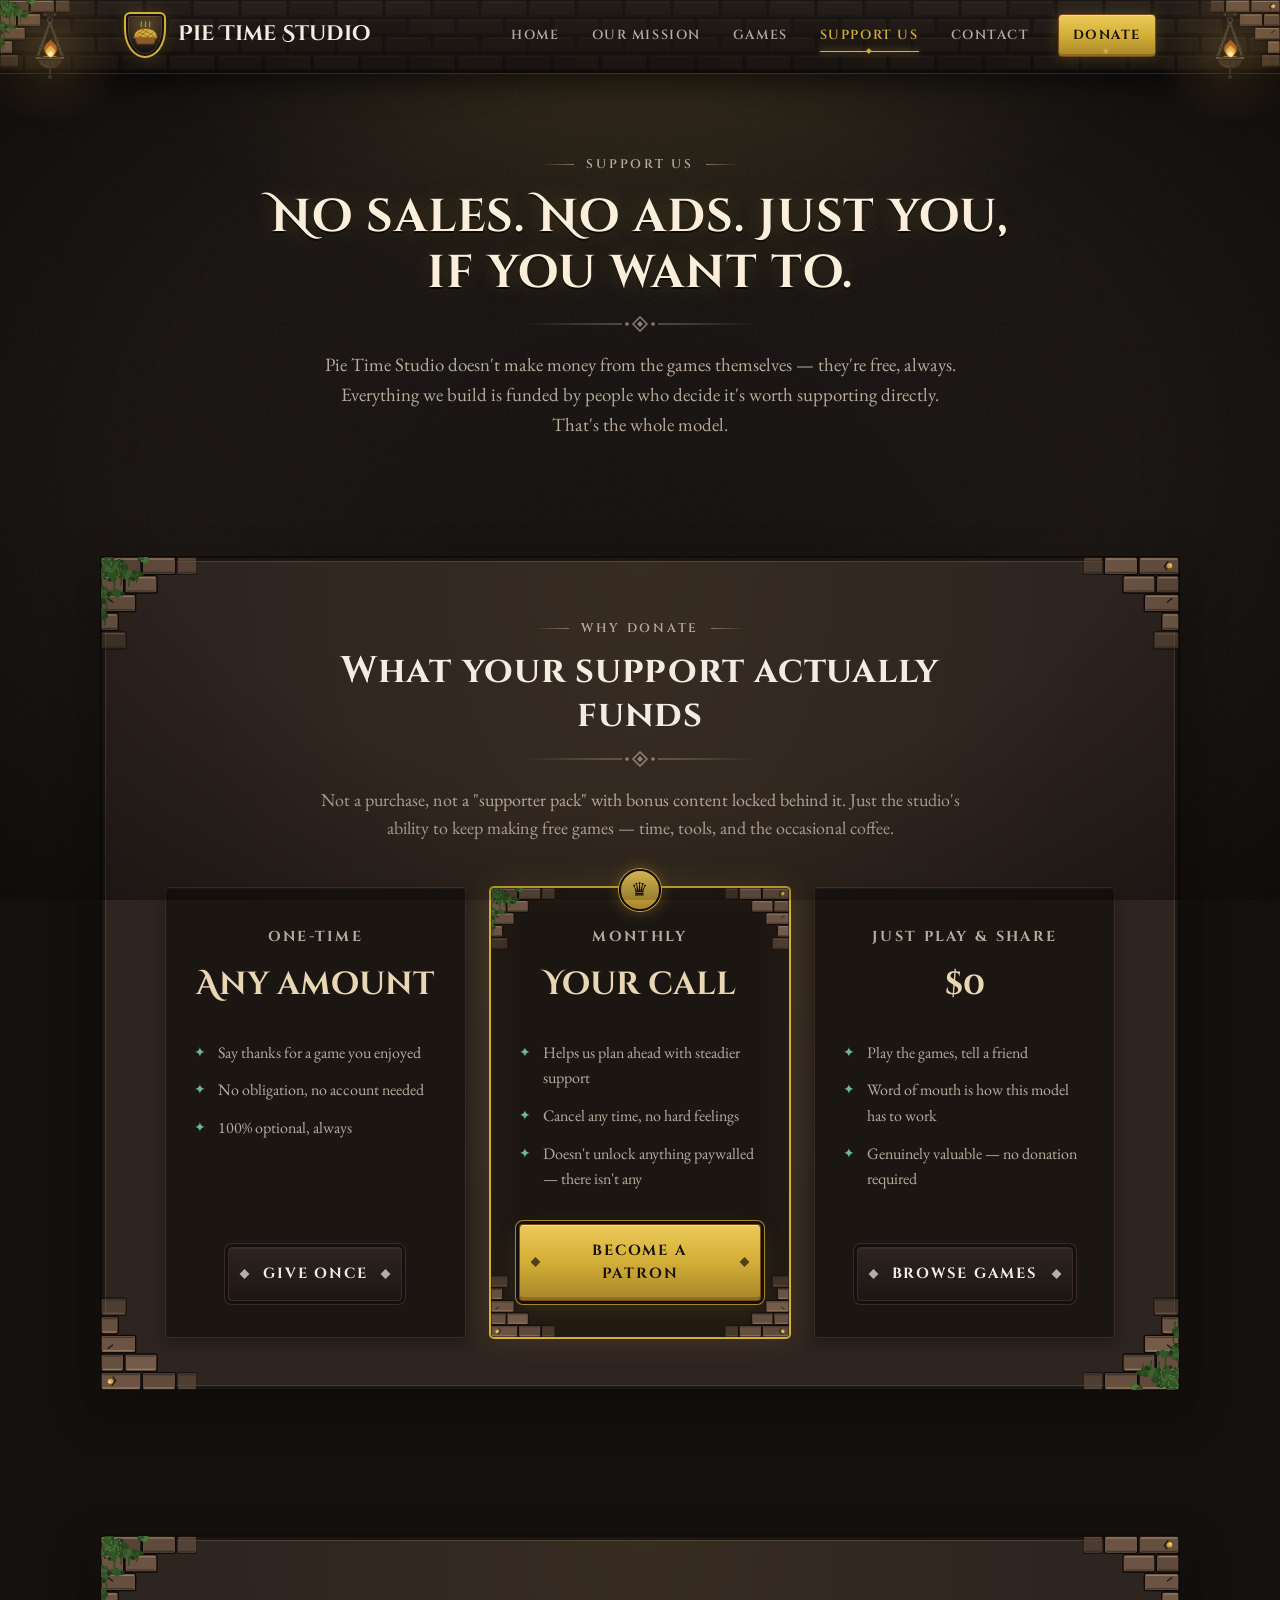
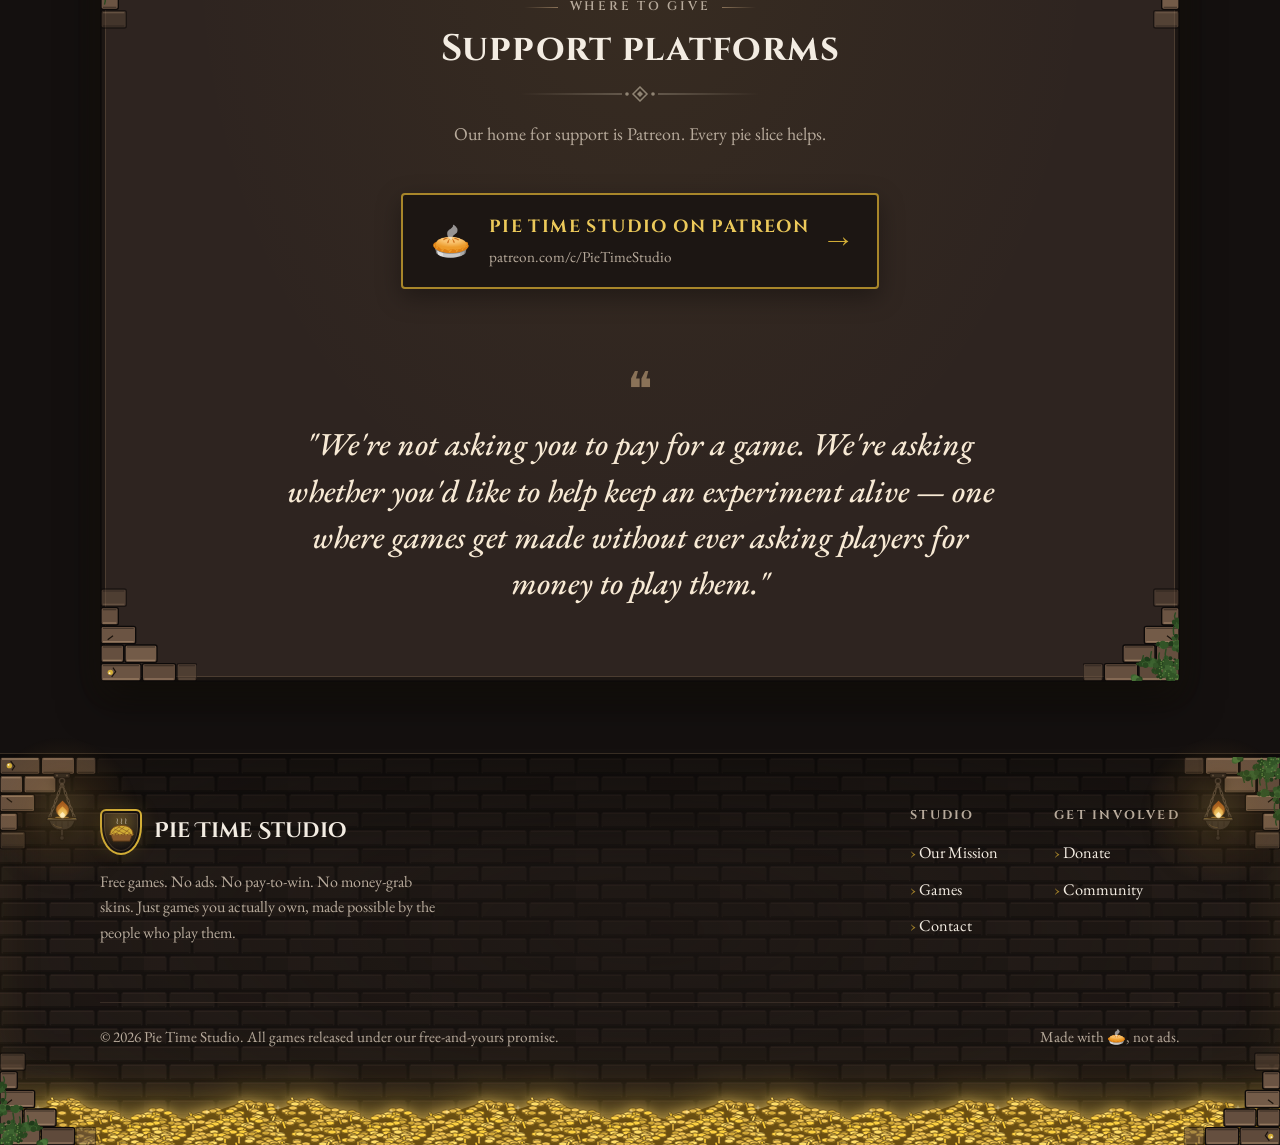
<file: support.html>
<!DOCTYPE html>
<html lang="en">
<head>
<meta charset="UTF-8">
<meta name="theme-color" content="#14100f">
<meta name="viewport" content="width=device-width, initial-scale=1.0">
<title>Support Us — Pie Time Studio</title>
<meta name="description" content="Pie Time Studio runs entirely on donations. Here's how to support free, ad-free, pay-to-win-free games.">
<script>/* page order + slide direction for page transitions */(function(){var o=["index","about","games","support","contact"],d=document.documentElement,n=(location.pathname.split("/").pop()||"index.html").replace(/\.html?$/,""),c=o.indexOf(n),p=null;if(c<0)c=0;try{p=sessionStorage.getItem("ptsPage");sessionStorage.setItem("ptsPage",c)}catch(e){}if(p!==null&&+p!==c)d.classList.add(+p<c?"nav-fwd":"nav-back");if(document.startViewTransition&&/^https?:$/.test(location.protocol))d.classList.add("vt")})();</script>
<link rel="preconnect" href="https://fonts.googleapis.com">
<link rel="preconnect" href="https://fonts.gstatic.com" crossorigin>
<link href="https://fonts.googleapis.com/css2?family=Cinzel:wght@400;600;700;900&family=Cinzel+Decorative:wght@700&family=EB+Garamond:ital,wght@0,400;0,500;0,600;1,400;1,500&display=swap" rel="stylesheet">
<link rel="stylesheet" href="css/style.css?v=11">
</head>
<body>

<header class="site-header">
  <span class="torch torch-l" aria-hidden="true"><span class="torch-glow"></span><span class="torch-flame"><i></i><i></i><i></i></span></span>
  <span class="torch torch-r" aria-hidden="true"><span class="torch-glow"></span><span class="torch-flame"><i></i><i></i><i></i></span></span>
  <nav class="nav">
    <a href="index.html" class="brand">
      <span class="brand-mark" aria-hidden="true"></span> Pie Time Studio
    </a>
    <button class="nav-toggle" aria-label="Toggle navigation" aria-expanded="false">☰</button>
    <ul class="nav-links">
      <li><a href="index.html">Home</a></li>
      <li><a href="about.html">Our Mission</a></li>
      <li><a href="games.html">Games</a></li>
      <li><a href="support.html">Support Us</a></li>
      <li><a href="contact.html">Contact</a></li>
      <li><a href="support.html" class="nav-cta">Donate</a></li>
    </ul>
  </nav>
</header>

<main>

  <section class="page-hero">
    <span class="eyebrow">Support Us</span>
    <h1>No sales. No ads. Just you, if you want to.</h1>
    <p class="lede">
      Pie Time Studio doesn't make money from the games themselves — they're
      free, always. Everything we build is funded by people who decide it's
      worth supporting directly. That's the whole model.
    </p>
  </section>

  <section class="block">
    <div class="panel-box">
      <div class="section-head">
        <span class="eyebrow">Why donate</span>
        <h2>What your support actually funds</h2>
        <p>
          Not a purchase, not a "supporter pack" with bonus content locked
          behind it. Just the studio's ability to keep making free games —
          time, tools, and the occasional coffee.
        </p>
      </div>
      <div class="tier-grid">
        <div class="tier">
          <h3>One-time</h3>
          <div class="amount">Any amount</div>
          <ul>
            <li>Say thanks for a game you enjoyed</li>
            <li>No obligation, no account needed</li>
            <li>100% optional, always</li>
          </ul>
          <a href="#platforms" class="btn btn-outline">Give once</a>
        </div>
        <div class="tier featured">
          <h3>Monthly</h3>
          <div class="amount">Your call</div>
          <ul>
            <li>Helps us plan ahead with steadier support</li>
            <li>Cancel any time, no hard feelings</li>
            <li>Doesn't unlock anything paywalled — there isn't any</li>
          </ul>
          <a href="https://www.patreon.com/c/PieTimeStudio" class="btn btn-primary" target="_blank" rel="noopener">Become a patron</a>
        </div>
        <div class="tier">
          <h3>Just play &amp; share</h3>
          <div class="amount">$0</div>
          <ul>
            <li>Play the games, tell a friend</li>
            <li>Word of mouth is how this model has to work</li>
            <li>Genuinely valuable — no donation required</li>
          </ul>
          <a href="games.html" class="btn btn-outline">Browse games</a>
        </div>
      </div>
    </div>
  </section>

  <section class="block" id="platforms">
    <div class="panel-box">
      <div class="section-head">
        <span class="eyebrow">Where to give</span>
        <h2>Support platforms</h2>
        <p>Our home for support is Patreon. Every pie slice helps.</p>
      </div>
      <div class="patreon-cta">
        <a href="https://www.patreon.com/c/PieTimeStudio" class="patreon-card" target="_blank" rel="noopener">
          <span class="patreon-card-icon" aria-hidden="true">🥧</span>
          <span class="patreon-card-text">
            <span class="patreon-card-title">Pie Time Studio on Patreon</span>
            <span class="patreon-card-sub">patreon.com/c/PieTimeStudio</span>
          </span>
          <span class="patreon-card-arrow" aria-hidden="true">→</span>
        </a>
      </div>
      <div class="manifesto mt-lg">
        <blockquote>
          "We're not asking you to pay for a game. We're asking whether you'd
          like to help keep an experiment alive — one where games get made
          without ever asking players for money to play them."
        </blockquote>
      </div>
    </div>
  </section>

</main>

<footer class="site-footer">
  <span class="torch torch-l" aria-hidden="true"><span class="torch-glow"></span><span class="torch-flame"><i></i><i></i><i></i></span></span>
  <span class="torch torch-r" aria-hidden="true"><span class="torch-glow"></span><span class="torch-flame"><i></i><i></i><i></i></span></span>
  <div class="footer-grid">
    <div class="footer-brand">
      <a href="index.html" class="brand"><span class="brand-mark" aria-hidden="true"></span> Pie Time Studio</a>
      <p>Free games. No ads. No pay-to-win. No money-grab skins. Just games you actually own, made possible by the people who play them.</p>
    </div>
    <div class="footer-links">
      <div>
        <h4>Studio</h4>
        <ul>
          <li><a href="about.html">Our Mission</a></li>
          <li><a href="games.html">Games</a></li>
          <li><a href="contact.html">Contact</a></li>
        </ul>
      </div>
      <div>
        <h4>Get Involved</h4>
        <ul>
          <li><a href="support.html">Donate</a></li>
          <li><a href="contact.html">Community</a></li>
        </ul>
      </div>
    </div>
  </div>
  <div class="footer-bottom">
    <span>&copy; <span data-year></span> Pie Time Studio. All games released under our free-and-yours promise.</span>
    <span>Made with 🥧, not ads.</span>
  </div>
</footer>

<script src="js/main.js?v=8"></script>
</body>
</html>
</file>
<file: css/style.css>
/* =====================================================
   Pie Time Studio — "Tavern & Torchlight" stylesheet
   Medieval RPG skin. Same palette as the original site.
   ===================================================== */

:root {
  /* Original palette (unchanged) */
  --bg: #14100f;
  --bg-alt: #1c1613;
  --surface: #241c18;
  --panel: #2e2420;
  --border: #382c25;
  --text: #f3ece2;
  --text-dim: #b8ab9c;
  --accent: #d4af37;       /* gold */
  --accent-hi: #ecc95a;
  --accent-dim: #a8862a;
  --accent-2: #6fb98f;     /* mint — "free" */
  --danger: #e0674f;
  --ink: #1a130c;

  --glow: rgba(212,175,55, 0.10);
  --shadow-glow: rgba(212,175,55, 0.06);
  --gold-line: rgba(212,175,55, 0.28);

  --radius: 4px;
  --max-width: 1080px;
  --font-display: "Cinzel Decorative", "Cinzel", Georgia, serif;
  --font-head: "Cinzel", Georgia, "Times New Roman", serif;
  --font-body: "EB Garamond", Garamond, Georgia, serif;

  /* Ornament images */
  --corner-tl: url("data:image/svg+xml,%3Csvg xmlns='http://www.w3.org/2000/svg' width='26' height='26' viewBox='0 0 26 26'%3E%3Cg transform=''%3E%3Cpath d='M1 25V8l7-7h17' fill='none' stroke='%23d4af37' stroke-width='1.6'/%3E%3Cpath d='M5 25V10l5-5h15' fill='none' stroke='%23d4af37' stroke-opacity='.4' stroke-width='1'/%3E%3Cpath d='M10 7l3 3-3 3-3-3z' fill='%23d4af37'/%3E%3C/g%3E%3C/svg%3E");
  --corner-tr: url("data:image/svg+xml,%3Csvg xmlns='http://www.w3.org/2000/svg' width='26' height='26' viewBox='0 0 26 26'%3E%3Cg transform='translate(26 0) scale(-1 1)'%3E%3Cpath d='M1 25V8l7-7h17' fill='none' stroke='%23d4af37' stroke-width='1.6'/%3E%3Cpath d='M5 25V10l5-5h15' fill='none' stroke='%23d4af37' stroke-opacity='.4' stroke-width='1'/%3E%3Cpath d='M10 7l3 3-3 3-3-3z' fill='%23d4af37'/%3E%3C/g%3E%3C/svg%3E");
  --corner-bl: url("data:image/svg+xml,%3Csvg xmlns='http://www.w3.org/2000/svg' width='26' height='26' viewBox='0 0 26 26'%3E%3Cg transform='translate(0 26) scale(1 -1)'%3E%3Cpath d='M1 25V8l7-7h17' fill='none' stroke='%23d4af37' stroke-width='1.6'/%3E%3Cpath d='M5 25V10l5-5h15' fill='none' stroke='%23d4af37' stroke-opacity='.4' stroke-width='1'/%3E%3Cpath d='M10 7l3 3-3 3-3-3z' fill='%23d4af37'/%3E%3C/g%3E%3C/svg%3E");
  --corner-br: url("data:image/svg+xml,%3Csvg xmlns='http://www.w3.org/2000/svg' width='26' height='26' viewBox='0 0 26 26'%3E%3Cg transform='translate(26 26) scale(-1 -1)'%3E%3Cpath d='M1 25V8l7-7h17' fill='none' stroke='%23d4af37' stroke-width='1.6'/%3E%3Cpath d='M5 25V10l5-5h15' fill='none' stroke='%23d4af37' stroke-opacity='.4' stroke-width='1'/%3E%3Cpath d='M10 7l3 3-3 3-3-3z' fill='%23d4af37'/%3E%3C/g%3E%3C/svg%3E");
  --divider: url("data:image/svg+xml,%3Csvg xmlns='http://www.w3.org/2000/svg' width='240' height='16' viewBox='0 0 240 16'%3E%3Cdefs%3E%3ClinearGradient id='l'%3E%3Cstop offset='0' stop-color='%23d4af37' stop-opacity='0'/%3E%3Cstop offset='1' stop-color='%23d4af37'/%3E%3C/linearGradient%3E%3ClinearGradient id='r'%3E%3Cstop offset='0' stop-color='%23d4af37'/%3E%3Cstop offset='1' stop-color='%23d4af37' stop-opacity='0'/%3E%3C/linearGradient%3E%3C/defs%3E%3Crect x='0' y='7.5' width='102' height='1' fill='url(%23l)'/%3E%3Crect x='138' y='7.5' width='102' height='1' fill='url(%23r)'/%3E%3Cpath d='M120 1l7 7-7 7-7-7z' fill='none' stroke='%23d4af37' stroke-width='1.5'/%3E%3Cpath d='M120 5l3 3-3 3-3-3z' fill='%23d4af37'/%3E%3Ccircle cx='107' cy='8' r='1.8' fill='%23d4af37'/%3E%3Ccircle cx='133' cy='8' r='1.8' fill='%23d4af37'/%3E%3C/svg%3E");
  --swords: url("data:image/svg+xml,%3Csvg xmlns='http://www.w3.org/2000/svg' width='64' height='64' viewBox='0 0 64 64'%3E%3Cg transform=''%3E%3Cpath d='M14 50L50 14l4-8-8 4L10 46' fill='%23f3ece2' fill-opacity='.9' stroke='%23b8ab9c' stroke-width='1'/%3E%3Cpath d='M7 41l16 16' stroke='%23d4af37' stroke-width='4' stroke-linecap='round'/%3E%3Cpath d='M12 52l-5 5' stroke='%23a8862a' stroke-width='4' stroke-linecap='round'/%3E%3Ccircle cx='5' cy='59' r='3.5' fill='%23d4af37'/%3E%3C/g%3E%3Cg transform='translate(64 0) scale(-1 1)'%3E%3Cpath d='M14 50L50 14l4-8-8 4L10 46' fill='%23f3ece2' fill-opacity='.9' stroke='%23b8ab9c' stroke-width='1'/%3E%3Cpath d='M7 41l16 16' stroke='%23d4af37' stroke-width='4' stroke-linecap='round'/%3E%3Cpath d='M12 52l-5 5' stroke='%23a8862a' stroke-width='4' stroke-linecap='round'/%3E%3Ccircle cx='5' cy='59' r='3.5' fill='%23d4af37'/%3E%3C/g%3E%3C/svg%3E");
  --noise: url("data:image/svg+xml,%3Csvg xmlns='http://www.w3.org/2000/svg' width='240' height='240'%3E%3Cfilter id='n'%3E%3CfeTurbulence type='fractalNoise' baseFrequency='.8' numOctaves='3' stitchTiles='stitch'/%3E%3CfeColorMatrix values='0 0 0 0 .95 0 0 0 0 .8 0 0 0 0 .6 0 0 0 .07 0'/%3E%3C/filter%3E%3Crect width='100%25' height='100%25' filter='url(%23n)'/%3E%3C/svg%3E");

  /* Double "gilded" inner frame used on boxes */
  --frame: inset 0 0 0 1px rgba(0,0,0,.35), inset 0 0 0 4px var(--bg-alt), inset 0 0 0 5px var(--gold-line);
}

* { box-sizing: border-box; }

html { scroll-behavior: smooth; }

body {
  margin: 0;
  color: var(--text);
  font-family: var(--font-body);
  font-size: 1.125rem;
  line-height: 1.6;
  -webkit-font-smoothing: antialiased;
  background:
    var(--noise),
    radial-gradient(ellipse at 50% 120%, rgba(0,0,0,.55), transparent 60%),
    var(--bg);
  background-attachment: fixed;
  min-height: 100vh;
}

/* Vignette — the edges of the screen fall into shadow, like a torchlit hall */
body::after {
  content: "";
  position: fixed;
  inset: 0;
  pointer-events: none;
  z-index: 50;
  background: radial-gradient(ellipse at center, transparent 55%, rgba(0,0,0,.45) 100%);
}

img { max-width: 100%; display: block; }

a { color: var(--accent); text-decoration: none; }
a:hover { color: var(--accent-hi); }

h1, h2, h3, h4 {
  font-family: var(--font-head);
  font-weight: 700;
  line-height: 1.2;
  letter-spacing: 0.02em;
  margin: 0 0 0.5em;
}

p { margin: 0 0 1em; }

::selection { background: var(--accent); color: var(--ink); }

:focus-visible { outline: 2px solid var(--accent); outline-offset: 3px; }

.container { max-width: var(--max-width); margin: 0 auto; padding: 0 24px; }

/* ---------- Shared ornaments ---------- */

/* Gold filigree corners on the big framed boxes */
.panel-box,
.section-card-box,
.cta-band,
.tier.featured,
.bean-pouch-bar { position: relative; }

.panel-box::after,
.section-card-box::after,
.cta-band::after,
.tier.featured::after,
.bean-pouch-bar::after {
  content: "";
  position: absolute;
  inset: 7px;
  pointer-events: none;
  z-index: 3;
  background:
    var(--corner-tl) top left / 26px no-repeat,
    var(--corner-tr) top right / 26px no-repeat,
    var(--corner-bl) bottom left / 26px no-repeat,
    var(--corner-br) bottom right / 26px no-repeat;
}

/* Eyebrow labels read like an inscription: ✦ LABEL ✦ */
.eyebrow {
  display: inline-flex;
  align-items: center;
  gap: 12px;
  color: var(--accent);
  font-family: var(--font-head);
  font-weight: 600;
  letter-spacing: 0.22em;
  text-transform: uppercase;
  font-size: 0.78rem;
}

.eyebrow::before,
.eyebrow::after {
  content: "";
  width: 34px;
  height: 1px;
  background: linear-gradient(90deg, transparent, var(--accent));
  flex: none;
}
.eyebrow::after { background: linear-gradient(90deg, var(--accent), transparent); }

/* Crest-style medallion for the emoji icons */
.pledge-item .icon,
.card .icon,
.bean-pouch-icon {
  display: inline-flex;
  align-items: center;
  justify-content: center;
  width: 60px;
  height: 66px;
  font-size: 1.6rem;
  line-height: 1;
  background:
    radial-gradient(circle at 50% 30%, rgba(212,175,55,.22), transparent 70%),
    linear-gradient(180deg, var(--panel), var(--bg-alt));
  border: 2px solid var(--accent-dim);
  border-radius: 8px 8px 50% 50% / 8px 8px 60% 60%;   /* heater shield */
  box-shadow: inset 0 0 0 3px var(--bg-alt), inset 0 0 0 4px var(--gold-line), 0 6px 14px rgba(0,0,0,.4);
}

/* ---------- Header / Nav ---------- */

.site-header {
  position: sticky;
  top: 0;
  z-index: 100;
  background:
    repeating-linear-gradient(90deg, rgba(0,0,0,.08) 0 2px, transparent 2px 7px),
    linear-gradient(180deg, #2e2420 0%, var(--surface) 55%, var(--bg-alt) 100%);
  border-bottom: 3px solid #0d0a09;
  box-shadow: 0 1px 0 var(--gold-line), 0 10px 30px rgba(0,0,0,.55);
}

.nav {
  display: flex;
  align-items: center;
  justify-content: space-between;
  padding: 12px 24px;
  max-width: var(--max-width);
  margin: 0 auto;
}

.brand {
  display: flex;
  align-items: center;
  gap: 12px;
  font-family: var(--font-display);
  font-weight: 700;
  font-size: 1.3rem;
  color: var(--text);
  letter-spacing: 0.01em;
}

.brand:hover { color: var(--accent); text-decoration: none; }
.brand:hover .brand-mark { transform: rotate(-6deg); }

.brand-mark {
  display: inline-flex;
  align-items: center;
  justify-content: center;
  width: 42px;
  height: 46px;
  font-size: 1.35rem;
  background:
    radial-gradient(circle at 50% 30%, rgba(212,175,55,.3), transparent 70%),
    linear-gradient(180deg, var(--panel), var(--bg));
  border: 2px solid var(--accent);
  border-radius: 6px 6px 50% 50% / 6px 6px 62% 62%;
  box-shadow: inset 0 0 0 2px var(--bg), inset 0 0 0 3px var(--gold-line), 0 0 18px rgba(212,175,55,.18);
  transition: transform 0.2s ease;
  flex: none;
}

.nav-links {
  display: flex;
  gap: 4px;
  align-items: center;
  list-style: none;
  margin: 0;
  padding: 0;
}

.nav-links a {
  position: relative;
  display: inline-block;
  padding: 10px 14px;
  color: var(--text-dim);
  font-family: var(--font-head);
  font-weight: 600;
  font-size: 0.82rem;
  letter-spacing: 0.12em;
  text-transform: uppercase;
  white-space: nowrap;
  transition: color 0.15s ease;
}

/* Gold underline flourish that grows from the middle */
.nav-links a:not(.nav-cta)::after {
  content: "";
  position: absolute;
  left: 50%;
  right: 50%;
  bottom: 4px;
  height: 1px;
  background: var(--accent);
  box-shadow: 0 0 6px var(--accent);
  transition: left 0.2s ease, right 0.2s ease;
}

.nav-links a:hover,
.nav-links a.active { color: var(--accent); text-decoration: none; }

.nav-links a:not(.nav-cta):hover::after,
.nav-links a:not(.nav-cta).active::after { left: 14px; right: 14px; }

.nav-links a.active::before {
  content: "◆";
  position: absolute;
  left: 50%;
  bottom: -2px;
  transform: translateX(-50%);
  font-size: 0.45rem;
  color: var(--accent);
}

.nav-cta {
  margin-left: 10px;
  color: var(--ink) !important;
  background: linear-gradient(180deg, var(--accent-hi), var(--accent) 50%, var(--accent-dim));
  border: 1px solid #7a4a1a;
  border-radius: var(--radius);
  box-shadow: inset 0 1px 0 rgba(255,255,255,.35), inset 0 -2px 0 rgba(0,0,0,.2), 0 0 16px rgba(212,175,55,.25);
  font-weight: 700 !important;
}

.nav-cta:hover { filter: brightness(1.08); color: var(--ink) !important; }

.nav-toggle {
  display: none;
  background: var(--bg-alt);
  border: 1px solid var(--accent-dim);
  color: var(--accent);
  border-radius: var(--radius);
  padding: 8px 12px;
  font-size: 1.1rem;
  cursor: pointer;
}

@media (min-width: 781px) and (max-width: 1040px) {
  .nav { padding-left: 16px; padding-right: 16px; }
  .nav-links a { padding: 8px 9px; font-size: 0.74rem; letter-spacing: 0.08em; }
  .brand { font-size: 1.05rem; }
}

@media (max-width: 780px) {
  .nav-toggle { display: block; }

  .nav-links {
    position: absolute;
    top: 100%;
    left: 0;
    right: 0;
    background: linear-gradient(180deg, var(--surface), var(--bg-alt));
    border-bottom: 3px solid #0d0a09;
    box-shadow: 0 1px 0 var(--gold-line), 0 20px 30px rgba(0,0,0,.6);
    flex-direction: column;
    align-items: stretch;
    gap: 0;
    display: none;
    padding: 8px 0 16px;
  }

  .nav-links.open { display: flex; }
  .nav-links li { width: 100%; }

  .nav-links a {
    display: block;
    padding: 14px 24px;
    border-bottom: 1px solid var(--border);
  }
  .nav-links a.active::before { left: 12px; bottom: auto; top: 50%; transform: translateY(-50%); }
  .nav-links a:not(.nav-cta)::after { display: none; }

  .nav-cta { margin: 16px 24px 0; text-align: center; }
}

/* ---------- Hero (title screen) ---------- */

.hero {
  position: relative;
  isolation: isolate;
  padding: 40px 24px 28px;
  text-align: center;
}

/* Torchlight glow, gently flickering */
.hero::after {
  content: "";
  position: absolute;
  inset: -40px 0 -80px;
  z-index: -1;
  pointer-events: none;
  background: radial-gradient(ellipse 60% 70% at 50% 0%, rgba(212,175,55,.16), transparent 70%);
  animation: torch 5s ease-in-out infinite;
}

.hero::before {
  content: "";
  display: block;
  width: 64px;
  height: 64px;
  margin: 0 auto 10px;
  background: var(--swords) center / contain no-repeat;
  filter: drop-shadow(0 0 10px rgba(212,175,55,.35));
}

.hero .eyebrow { margin-bottom: 16px; }

.hero h1 {
  font-family: var(--font-display);
  font-size: clamp(2.2rem, 5.4vw, 3.6rem);
  max-width: 820px;
  margin: 0 auto 18px;
  background: linear-gradient(180deg, #fff4e0 0%, var(--accent-hi) 55%, var(--accent-dim) 100%);
  -webkit-background-clip: text;
  background-clip: text;
  color: transparent;
  filter: drop-shadow(0 2px 0 rgba(0,0,0,.6)) drop-shadow(0 0 22px rgba(212,175,55,.18));
}

.hero .lede {
  max-width: 640px;
  margin: 0 auto 30px;
  color: var(--text-dim);
  font-size: 1.22rem;
}

.hero-actions { display: flex; gap: 18px; justify-content: center; flex-wrap: wrap; }

.hero-link {
  display: inline-block;
  margin-top: 20px;
  color: var(--text-dim);
  font-family: var(--font-head);
  font-size: 0.82rem;
  letter-spacing: 0.14em;
  text-transform: uppercase;
}
.hero-link:hover { color: var(--accent); }

@keyframes torch {
  0%, 100% { opacity: 1; }
  30% { opacity: .82; }
  45% { opacity: .95; }
  70% { opacity: .78; }
}

/* ---------- Buttons ---------- */

.btn {
  position: relative;
  display: inline-block;
  padding: 14px 34px;
  border-radius: var(--radius);
  font-family: var(--font-head);
  font-weight: 700;
  font-size: 0.92rem;
  letter-spacing: 0.12em;
  text-transform: uppercase;
  cursor: pointer;
  border: 1px solid transparent;
  transition: transform 0.15s ease, filter 0.15s ease, color 0.15s ease, border-color 0.15s ease;
}

/* Small diamonds riveted to either side of the button */
.btn::before,
.btn::after {
  content: "";
  position: absolute;
  top: 50%;
  width: 7px;
  height: 7px;
  background: currentColor;
  transform: translateY(-50%) rotate(45deg);
  opacity: .7;
}
.btn::before { left: 12px; }
.btn::after { right: 12px; }

.btn:hover { transform: translateY(-2px); text-decoration: none; }
.btn:active { transform: translateY(0); }

.btn-primary {
  background: linear-gradient(180deg, var(--accent-hi), var(--accent) 48%, var(--accent-dim));
  border-color: #7a4a1a;
  color: var(--ink);
  box-shadow:
    inset 0 1px 0 rgba(255,255,255,.4),
    inset 0 -3px 0 rgba(0,0,0,.18),
    0 0 0 3px var(--bg),
    0 0 0 4px var(--accent-dim),
    0 8px 24px rgba(212,175,55,.18);
}
.btn-primary:hover { filter: brightness(1.08); color: var(--ink); }

.btn-outline {
  background: linear-gradient(180deg, var(--panel), var(--bg-alt));
  border-color: var(--border);
  color: var(--text);
  box-shadow: inset 0 1px 0 rgba(255,255,255,.05), 0 0 0 3px var(--bg), 0 0 0 4px var(--border);
}
.btn-outline:hover {
  color: var(--accent);
  border-color: var(--accent-dim);
  box-shadow: inset 0 1px 0 rgba(255,255,255,.05), 0 0 0 3px var(--bg), 0 0 0 4px var(--accent-dim);
}

/* ---------- Pledge banner (Home) ---------- */

.pledge-grid {
  display: grid;
  grid-template-columns: repeat(4, 1fr);
  gap: 24px;
  max-width: var(--max-width);
  margin: 0 auto;
  text-align: center;
}

@media (max-width: 780px) { .pledge-grid { grid-template-columns: repeat(2, 1fr); } }

.pledge-item .icon { margin-bottom: 12px; }
.pledge-item h3 { font-size: 1rem; margin-bottom: 6px; color: var(--accent-hi); }
.pledge-item p { color: var(--text-dim); font-size: 1rem; margin: 0; line-height: 1.45; }

/* ---------- Section card (two-tone framed box) ---------- */

.section-card { padding: 16px 24px 0; }

.section-card-box {
  max-width: var(--max-width);
  margin: 0 auto;
  border: 1px solid #0d0a09;
  border-radius: var(--radius);
  overflow: hidden;
  box-shadow: 0 0 0 1px var(--gold-line), 0 18px 40px rgba(0,0,0,.5), 0 10px 30px var(--shadow-glow);
}

.section-card .section-head {
  max-width: none;
  margin: 0;
  padding: 30px 48px 22px;
  background: linear-gradient(180deg, var(--panel), var(--surface));
}
.section-card .section-head p { max-width: 640px; margin-left: auto; margin-right: auto; }
.section-card .section-head p:last-child { margin-bottom: 0; }

.section-card .pledge-grid {
  max-width: none;
  margin: 0;
  padding: 26px 48px 28px;
  background: var(--bg-alt);
  border-top: 1px solid var(--gold-line);
}

@media (max-width: 780px) {
  .section-card .section-head,
  .section-card .pledge-grid { padding: 26px 22px; }
}

/* ---------- Sections ---------- */

section.block { padding: 72px 24px; }
.block-alt { background: var(--bg-alt); }

.section-head {
  max-width: 660px;
  margin: 0 auto 44px;
  text-align: center;
}

.section-head h2 {
  font-size: clamp(1.7rem, 3vw, 2.3rem);
  margin-top: 10px;
}

/* Ornamental divider under every section title */
.section-head h2::after,
.page-hero h1::after,
.cta-band h2::after {
  content: "";
  display: block;
  width: 240px;
  max-width: 80%;
  height: 16px;
  margin: 14px auto 0;
  background: var(--divider) center / contain no-repeat;
}

.section-head p { color: var(--text-dim); }

/* ---------- Cards / Grid ---------- */

.grid {
  display: grid;
  grid-template-columns: repeat(3, 1fr);
  gap: 24px;
  max-width: var(--max-width);
  margin: 0 auto;
}

/* Big framed "stone slab" panel */
.panel-box {
  max-width: var(--max-width);
  margin: 0 auto;
  padding: 52px 48px;
  background:
    radial-gradient(ellipse at 50% 0%, rgba(212,175,55,.06), transparent 60%),
    var(--panel);
  border: 1px solid #0d0a09;
  border-radius: var(--radius);
  box-shadow: var(--frame), 0 18px 40px rgba(0,0,0,.5), 0 10px 30px var(--shadow-glow);
}

@media (max-width: 780px) { .panel-box { padding: 40px 22px; } }
@media (max-width: 900px) { .grid { grid-template-columns: repeat(2, 1fr); } }

.grid.grid-2 { grid-template-columns: repeat(2, 1fr); }

@media (max-width: 620px) {
  .grid, .grid.grid-2 { grid-template-columns: 1fr; }
}

.card {
  background: linear-gradient(180deg, var(--surface), var(--bg-alt));
  border: 1px solid var(--border);
  border-top-color: #4a3a30;
  border-radius: var(--radius);
  padding: 28px;
}

.card h3 { font-size: 1.08rem; margin-bottom: 10px; color: var(--accent-hi); }
.card p { color: var(--text-dim); font-size: 1.02rem; margin: 0; }
.card .icon { margin-bottom: 16px; }

/* ---------- Game cards (quest cards) ---------- */

.game-card {
  background: linear-gradient(180deg, var(--surface), var(--bg-alt));
  border: 1px solid var(--border);
  border-radius: var(--radius);
  overflow: hidden;
  display: flex;
  flex-direction: column;
  transition: border-color 0.15s ease, box-shadow 0.15s ease, transform 0.15s ease;
}

.game-card .thumb,
.mini-thumb {
  position: relative;
  display: flex;
  align-items: center;
  justify-content: center;
  text-align: center;
  color: var(--text-dim);
  font-family: var(--font-head);
  letter-spacing: 0.14em;
  text-transform: uppercase;
  background:
    var(--swords) center 38% / 46px no-repeat,
    repeating-linear-gradient(45deg, rgba(255,255,255,.015) 0 10px, transparent 10px 20px),
    radial-gradient(ellipse at 50% 40%, rgba(212,175,55,.10), transparent 65%),
    linear-gradient(135deg, #2c2320, #120e0d);
  border-bottom: 1px solid var(--gold-line);
  box-shadow: inset 0 0 0 5px rgba(0,0,0,.35), inset 0 0 0 6px rgba(212,175,55,.12), inset 0 0 40px rgba(0,0,0,.6);
}

.game-card .thumb {
  aspect-ratio: 16 / 9;
  font-size: 0.72rem;
  padding-top: 60px;
}

.game-card .body { padding: 22px; flex: 1; display: flex; flex-direction: column; }
.game-card h3 { margin-bottom: 8px; color: var(--accent-hi); font-size: 1.15rem; }
.game-card p { color: var(--text-dim); font-size: 1rem; }

.game-card .tags { display: flex; gap: 8px; flex-wrap: wrap; margin: 6px 0 14px; }

/* Tags: little pennant ribbons */
.tag {
  display: inline-block;
  font-family: var(--font-head);
  font-size: 0.66rem;
  font-weight: 700;
  letter-spacing: 0.12em;
  text-transform: uppercase;
  padding: 5px 16px 5px 10px;
  border-radius: 0;
  background: rgba(212,175,55,.14);
  color: var(--accent);
  border-left: 2px solid var(--accent);
  clip-path: polygon(0 0, 100% 0, calc(100% - 7px) 50%, 100% 100%, 0 100%);
}

.tag.free {
  background: rgba(111,185,143,.14);
  color: var(--accent-2);
  border-left-color: var(--accent-2);
}

.game-card .status {
  margin-top: auto;
  font-family: var(--font-head);
  font-size: 0.78rem;
  letter-spacing: 0.08em;
  color: var(--text-dim);
  padding-top: 14px;
  border-top: 1px solid var(--border);
}
.game-card .status::before { content: "⚑ "; color: var(--accent); }

/* ---------- Featured games scroller (Home) ---------- */

.featured-games .section-head { margin-bottom: 32px; }
section.block.featured-games { padding-top: 22px; }

.games-scroll-wrap { position: relative; max-width: var(--max-width); margin: 0 auto; }

.scroll-arrow {
  position: absolute;
  top: calc(50% - 10px);
  transform: translateY(-50%);
  z-index: 4;
  width: 44px;
  height: 44px;
  display: flex;
  align-items: center;
  justify-content: center;
  padding: 0;
  border-radius: 50%;
  border: 2px solid var(--accent-dim);
  background: radial-gradient(circle at 50% 35%, var(--panel), var(--bg));
  color: var(--accent);
  cursor: pointer;
  box-shadow: inset 0 0 0 3px var(--bg), inset 0 0 0 4px var(--gold-line), 0 6px 18px rgba(0,0,0,.5);
  transition: opacity 0.2s ease, color 0.15s ease, border-color 0.15s ease, transform 0.15s ease;
}

.scroll-arrow:hover,
.scroll-arrow:focus-visible {
  color: var(--accent-hi);
  border-color: var(--accent);
  outline: none;
  transform: translateY(-50%) scale(1.06);
}

.scroll-arrow-left  { left: -56px; }
.scroll-arrow-right { right: -56px; }

.scroll-arrow.is-hidden {
  opacity: 0;
  pointer-events: none;
  visibility: hidden;
  transition: opacity 0.2s ease, visibility 0s linear 0.2s;
}

@media (max-width: 1199px) {
  .scroll-arrow-left  { left: 8px; }
  .scroll-arrow-right { right: 8px; }
}

.games-scroll {
  display: flex;
  gap: 18px;
  overflow-x: auto;
  scroll-snap-type: x proximity;
  padding: 12px 16px 28px;
  margin: -8px -12px 0;
  scroll-padding-inline: 12px;
  -webkit-overflow-scrolling: touch;
  scrollbar-width: thin;
  scrollbar-color: var(--accent-dim) transparent;
}

@media (max-width: 780px) {
  .games-scroll { padding: 12px 24px 28px; margin: -8px -24px 0; scroll-padding-inline: 24px; }
}

.games-scroll::-webkit-scrollbar { height: 8px; }
.games-scroll::-webkit-scrollbar-thumb { background: var(--accent-dim); border-radius: 0; }
.games-scroll::-webkit-scrollbar-track { background: var(--bg-alt); }

.mini-game-card {
  flex: 0 0 240px;
  scroll-snap-align: start;
  background: linear-gradient(180deg, var(--surface), var(--bg-alt));
  border: 1px solid var(--border);
  border-radius: var(--radius);
  overflow: hidden;
  color: var(--text);
  display: flex;
  flex-direction: column;
  transition: border-color 0.15s ease, transform 0.15s ease, box-shadow 0.15s ease;
}

.mini-game-card:hover {
  border-color: var(--accent);
  transform: translateY(-4px);
  color: var(--text);
  box-shadow: 0 0 0 1px var(--accent), 0 12px 26px rgba(212,175,55,.15) !important;
}

.mini-thumb {
  aspect-ratio: 16 / 10;
  font-size: 0.64rem;
  padding: 56px 12px 0;
  background-size: 38px, auto, auto, auto;
}

.mini-body { padding: 18px; flex: 1; display: flex; flex-direction: column; gap: 8px; }
.mini-body h3 { font-size: 1rem; margin: 0; color: var(--accent-hi); }
.mini-body p { color: var(--text-dim); font-size: 0.95rem; line-height: 1.45; margin: 0; flex: 1; }
.mini-body .tag { align-self: flex-start; }

.mini-game-card-more {
  align-items: center;
  justify-content: center;
  background: transparent;
  border: 2px dashed var(--border);
}

.mini-more-inner {
  display: flex;
  flex-direction: column;
  align-items: center;
  gap: 10px;
  color: var(--text-dim);
  font-family: var(--font-head);
  font-weight: 700;
  letter-spacing: 0.1em;
  text-transform: uppercase;
  font-size: 0.85rem;
  padding: 40px 20px;
}

.mini-game-card-more:hover .mini-more-inner { color: var(--accent); }
.mini-more-arrow { font-size: 1.8rem; color: var(--accent); }

/* ---------- Manifesto / illuminated quote ---------- */

.manifesto {
  position: relative;
  max-width: 780px;
  margin: 0 auto;
  text-align: center;
}

.manifesto blockquote {
  position: relative;
  font-family: var(--font-body);
  font-style: italic;
  font-size: clamp(1.45rem, 3vw, 2rem);
  font-weight: 500;
  margin: 0 0 22px;
  padding: 28px 36px 0;
  line-height: 1.45;
  color: #f7e9d4;
}

.manifesto blockquote::before {
  content: "❝";
  display: block;
  font-style: normal;
  font-size: 3rem;
  line-height: 1;
  color: var(--accent);
  text-shadow: 0 0 18px rgba(212,175,55,.35);
  margin-bottom: 8px;
}

.manifesto cite {
  color: var(--text-dim);
  font-family: var(--font-head);
  font-style: normal;
  font-size: 0.85rem;
  letter-spacing: 0.14em;
  text-transform: uppercase;
}

/* ---------- Compare table (the ledger) ---------- */

.compare {
  max-width: 780px;
  margin: 0 auto;
  border: 1px solid var(--border);
  border-radius: var(--radius);
  overflow: hidden;
}

.compare table { width: 100%; border-collapse: collapse; }

.compare th, .compare td {
  padding: 15px 20px;
  text-align: left;
  border-bottom: 1px solid var(--border);
  font-size: 1.02rem;
}

.compare th {
  background: var(--surface);
  font-family: var(--font-head);
  font-size: 0.8rem;
  letter-spacing: 0.14em;
  text-transform: uppercase;
  color: var(--accent);
  border-bottom: 1px solid var(--gold-line);
}

.compare tbody tr:nth-child(even) td { background: rgba(255,255,255,.02); }
.compare td.no { color: var(--danger); }
.compare td.yes { color: var(--accent-2); font-weight: 600; }
.compare td.no::before { content: "✗ "; }
.compare td.yes::before { content: "✓ "; }
.compare tr:last-child td { border-bottom: none; }

.panel-box .compare,
.panel-box .compare th { background: var(--bg-alt); }

@media (max-width: 620px) {
  .compare th, .compare td { padding: 12px; font-size: 0.92rem; }
}

/* ---------- Support page (the merchant's tiers) ---------- */

.tier-grid {
  display: grid;
  grid-template-columns: repeat(3, 1fr);
  gap: 24px;
  max-width: var(--max-width);
  margin: 0 auto;
}

@media (max-width: 900px) { .tier-grid { grid-template-columns: 1fr; } }

.tier {
  display: flex;
  flex-direction: column;
  background: linear-gradient(180deg, var(--surface), var(--bg-alt));
  border: 1px solid var(--border);
  border-radius: var(--radius);
  padding: 34px 28px 30px;
  text-align: center;
}

.tier h3 {
  font-size: 0.9rem;
  letter-spacing: 0.16em;
  text-transform: uppercase;
  color: var(--text-dim);
}

.tier .btn { margin-top: auto; align-self: center; }

/* The featured tier glows like a legendary item */
.tier.featured {
  border-color: var(--accent);
  box-shadow: 0 0 0 1px var(--accent), inset 0 0 40px rgba(212,175,55,.08), 0 0 34px rgba(212,175,55,.16);
}

.tier.featured::before {
  content: "♛";
  position: absolute;
  top: -19px;
  left: 50%;
  transform: translateX(-50%);
  width: 38px;
  height: 38px;
  display: grid;
  place-items: center;
  font-size: 1.2rem;
  color: var(--ink);
  background: linear-gradient(180deg, var(--accent-hi), var(--accent-dim));
  border: 2px solid var(--bg);
  border-radius: 50%;
  box-shadow: 0 0 0 1px var(--accent), 0 0 16px rgba(212,175,55,.4);
  z-index: 4;
}

.tier .amount {
  font-family: var(--font-display);
  font-size: 2rem;
  font-weight: 700;
  color: var(--accent);
  text-shadow: 0 0 18px rgba(212,175,55,.25);
  margin: 6px 0;
}

.tier ul {
  list-style: none;
  padding: 0;
  margin: 18px 0 26px;
  text-align: left;
  color: var(--text-dim);
  font-size: 1rem;
}

.tier li { padding: 6px 0 6px 24px; position: relative; }
.tier li::before { content: "✦"; position: absolute; left: 0; color: var(--accent-2); font-size: 0.85rem; top: 8px; }

.platform-links { display: flex; gap: 16px; justify-content: center; flex-wrap: wrap; margin-top: 40px; }
.platform-links a {
  display: inline-flex;
  align-items: center;
  gap: 10px;
  background: var(--surface);
  border: 1px solid var(--border);
  padding: 14px 24px;
  border-radius: var(--radius);
  color: var(--text);
  font-weight: 600;
}
.platform-links a:hover { border-color: var(--accent); color: var(--accent); }

/* "Coming soon" as a wax-sealed notice */
.coming-soon { display: flex; justify-content: center; margin-top: 36px; }

.coming-soon-badge {
  position: relative;
  display: inline-flex;
  align-items: center;
  gap: 12px;
  background: var(--bg-alt);
  border: 2px dashed var(--accent-dim);
  padding: 16px 36px;
  border-radius: var(--radius);
  color: var(--accent);
  font-family: var(--font-head);
  font-weight: 700;
  font-size: 1.05rem;
  letter-spacing: 0.16em;
  text-transform: uppercase;
}

/* ---------- CTA band (the notice board) ---------- */

.cta-band {
  width: calc(100% - 48px);
  max-width: var(--max-width);
  margin: 0 auto 80px;
  padding: 54px 40px;
  text-align: center;
  background:
    radial-gradient(ellipse at 50% 100%, rgba(212,175,55,.10), transparent 65%),
    var(--panel);
  border: 1px solid #0d0a09;
  border-radius: var(--radius);
  box-shadow: var(--frame), 0 18px 40px rgba(0,0,0,.5), 0 10px 30px var(--shadow-glow);
}

@media (max-width: 780px) { .cta-band { padding: 40px 22px; } }

.cta-band h2 { font-size: clamp(1.6rem, 3vw, 2.1rem); margin-bottom: 14px; }
.cta-band p { color: var(--text-dim); max-width: 580px; margin: 0 auto 30px; }

/* ---------- Footer (the stone foundation) ---------- */

.site-footer {
  position: relative;
  padding: 52px 24px 32px;
  background:
    linear-gradient(180deg, rgba(0,0,0,.25), transparent 40%),
    var(--bg-alt);
  border-top: 3px solid #0d0a09;
  box-shadow: 0 -1px 0 var(--gold-line);
}

.footer-grid {
  max-width: var(--max-width);
  margin: 0 auto;
  display: flex;
  justify-content: space-between;
  gap: 32px;
  flex-wrap: wrap;
}

.footer-brand p { color: var(--text-dim); max-width: 340px; font-size: 1rem; margin-top: 14px; }
.footer-links { display: flex; gap: 56px; flex-wrap: wrap; }

.footer-links h4 {
  font-size: 0.78rem;
  text-transform: uppercase;
  letter-spacing: 0.18em;
  color: var(--accent);
  margin-bottom: 14px;
}

.footer-links ul { list-style: none; padding: 0; margin: 0; }
.footer-links li { margin-bottom: 8px; }
.footer-links a { color: var(--text); font-size: 1.02rem; }
.footer-links a::before { content: "› "; color: var(--accent-dim); }
.footer-links a:hover { color: var(--accent); }

.footer-bottom {
  max-width: var(--max-width);
  margin: 40px auto 0;
  padding-top: 22px;
  border-top: 1px solid var(--border);
  color: var(--text-dim);
  font-size: 0.95rem;
  display: flex;
  justify-content: space-between;
  flex-wrap: wrap;
  gap: 8px;
}

/* ---------- Page header (inner pages) ---------- */

.page-hero {
  position: relative;
  isolation: isolate;
  padding: 72px 24px 44px;
  text-align: center;
}

.page-hero::before {
  content: "";
  position: absolute;
  inset: -80px 0 -260px;
  z-index: -1;
  pointer-events: none;
  background: radial-gradient(ellipse 55% 60% at 50% 0%, rgba(212,175,55,.15), transparent 70%);
  animation: torch 5s ease-in-out infinite;
}

.page-hero h1 {
  font-family: var(--font-display);
  font-size: clamp(2rem, 4.2vw, 2.9rem);
  max-width: 760px;
  margin: 16px auto 18px;
  color: #fbeedb;
  text-shadow: 0 2px 0 rgba(0,0,0,.6), 0 0 24px rgba(212,175,55,.2);
}

.page-hero .lede { max-width: 640px; margin: 0 auto; color: var(--text-dim); font-size: 1.18rem; }

main:has(.page-hero) .block-alt { background: rgba(28, 22, 19, 0.6); }

/* ---------- Misc ---------- */

.center { text-align: center; }
.mt-lg { margin-top: 48px; }

.badge-row { display: flex; justify-content: center; gap: 12px; flex-wrap: wrap; margin-top: 24px; }
.badge-row .tag { font-size: 0.75rem; }

/* ---------- The Bean Patch ---------- */

.bean-pouch-bar {
  max-width: var(--max-width);
  margin: 0 auto 40px;
  background:
    radial-gradient(ellipse at 0% 50%, rgba(212,175,55,.08), transparent 55%),
    var(--panel);
  border: 1px solid #0d0a09;
  border-radius: var(--radius);
  padding: 26px 34px;
  display: flex;
  align-items: center;
  justify-content: space-between;
  gap: 20px;
  flex-wrap: wrap;
  box-shadow: var(--frame), 0 14px 30px rgba(0,0,0,.45);
}

.bean-pouch-heading { display: flex; align-items: center; gap: 16px; max-width: 480px; }

.bean-pouch-icon { width: 52px; height: 58px; font-size: 1.5rem; flex: none; }

.bean-pouch-heading h2 { font-size: 1.1rem; margin-bottom: 4px; color: var(--accent-hi); }
.bean-pouch-heading p { color: var(--text-dim); font-size: 1rem; margin: 0; }

.bean-pouch-tray {
  display: flex;
  align-items: center;
  gap: 10px;
  min-height: 46px;
  min-width: 150px;
  padding: 8px 16px;
  background: var(--bg-alt);
  border: 2px dashed var(--accent-dim);
  border-radius: var(--radius);
  box-shadow: inset 0 2px 8px rgba(0,0,0,.5);
  transition: border-color 0.15s ease, background 0.15s ease;
}

.bean-pouch-tray-empty { border-style: solid; border-color: var(--border); }
.bean-pouch-tray-empty::after {
  content: "empty \2014 dig one up";
  color: var(--text-dim);
  font-size: 0.95rem;
  font-style: italic;
}

.bean-reset-link {
  background: none;
  border: none;
  color: var(--text-dim);
  font-family: var(--font-head);
  font-size: 0.72rem;
  letter-spacing: 0.08em;
  cursor: pointer;
  padding: 0;
  text-decoration: underline;
  text-underline-offset: 4px;
  white-space: nowrap;
}
.bean-reset-link:hover { color: var(--accent); }

@media (max-width: 620px) {
  .bean-pouch-bar { flex-direction: column; align-items: stretch; padding: 26px 22px; }
  .bean-pouch-tray { justify-content: center; }
  .bean-reset-link { white-space: normal; }
}

.bean-patch {
  margin-top: 16px;
  padding-top: 16px;
  border-top: 1px solid var(--border);
  display: flex;
  align-items: center;
  justify-content: space-between;
  gap: 12px;
}

.bean-jar {
  display: flex;
  align-items: center;
  gap: 4px;
  min-height: 30px;
  cursor: pointer;
  border-radius: var(--radius);
  padding: 2px 6px;
  margin-left: -6px;
  transition: background 0.15s ease;
}
.bean-jar:hover { background: rgba(212,175,55,.08); }
.bean-patch-empty .bean-jar { cursor: default; }
.bean-patch-empty .bean-jar:hover { background: none; }

.bean-jar-emoji { font-size: 1.1rem; opacity: 0.6; }
.beans-in-jar { display: inline-flex; gap: 2px; }

.bean-emoji { font-size: 1rem; display: inline-block; animation: bean-pop 0.35s ease; }

.bean-token {
  cursor: grab;
  touch-action: none;
  user-select: none;
  -webkit-user-select: none;
  font-size: 1.3rem;
  line-height: 1;
  transition: transform 0.1s ease;
}
.bean-token:hover { transform: scale(1.15); }
.bean-token:active { cursor: grabbing; }
.beans-in-jar .bean-token { font-size: 1rem; }
.bean-token-dragging { opacity: 0.25; }

.bean-drag-ghost {
  position: fixed;
  top: 0;
  left: 0;
  z-index: 1000;
  font-size: 1.6rem;
  pointer-events: none;
  transform: translate(-50%, -50%) scale(1.3) rotate(-6deg);
  filter: drop-shadow(0 6px 10px rgba(0,0,0,.45));
}

.bean-drop-hover { background: rgba(212,175,55,.14); border-color: var(--accent); }

.game-card.bean-drop-hover {
  border-color: var(--accent);
  box-shadow: 0 0 0 2px rgba(212,175,55,.35), 0 0 24px rgba(212,175,55,.2);
  transform: translateY(-2px);
}
.game-card.bean-drop-hover .bean-jar { background: rgba(212,175,55,.18); }

@keyframes bean-pop {
  0% { transform: translateY(-10px) scale(0.5); opacity: 0; }
  60% { transform: translateY(2px) scale(1.15); opacity: 1; }
  100% { transform: translateY(0) scale(1); }
}

.bean-jar-bounce { animation: bean-jar-shake 0.4s ease; }
@keyframes bean-jar-shake {
  0%, 100% { transform: rotate(0); }
  25% { transform: rotate(-4deg); }
  75% { transform: rotate(4deg); }
}

.bean-btn {
  background: linear-gradient(180deg, var(--panel), var(--bg-alt));
  border: 1px solid var(--border);
  color: var(--text);
  font-family: var(--font-head);
  font-size: 0.72rem;
  font-weight: 700;
  letter-spacing: 0.08em;
  text-transform: uppercase;
  padding: 9px 14px;
  border-radius: var(--radius);
  cursor: pointer;
  white-space: nowrap;
  transition: border-color 0.15s ease, color 0.15s ease, transform 0.15s ease;
}
.bean-btn:hover:not(:disabled) { border-color: var(--accent); color: var(--accent); transform: translateY(-1px); }
.bean-btn:disabled { opacity: 0.4; cursor: not-allowed; }

/* ---------- Shadows ---------- */

.card,
.game-card,
.tier,
.compare,
.mini-game-card { box-shadow: inset 0 1px 0 rgba(255,255,255,.04), 0 10px 26px rgba(0,0,0,.35), 0 10px 30px var(--shadow-glow); }

.panel-box .card,
.panel-box .compare,
.panel-box .tier:not(.featured) { box-shadow: inset 0 1px 0 rgba(255,255,255,.04), 0 6px 14px rgba(0,0,0,.25); }

.panel-box .tier,
.panel-box .platform-links a { background: var(--bg-alt); }
.panel-box .card { background: linear-gradient(180deg, var(--surface), var(--bg-alt)); }

/* ---------- Clickable game cards ---------- */

.game-card-link { cursor: pointer; }
.game-card-link .bean-patch { cursor: default; }
.game-card-link:hover,
.game-card-link:focus-visible {
  border-color: var(--accent);
  transform: translateY(-3px);
  outline: none;
  box-shadow: 0 0 0 1px var(--accent), 0 14px 30px rgba(212,175,55,.15);
}

/* ---------- Whole-box links (Contact) ---------- */

a.card-link {
  display: block;
  color: inherit;
  text-decoration: none;
  transition: border-color 0.15s ease, transform 0.15s ease, box-shadow 0.15s ease;
}
a.card-link:hover,
a.card-link:focus-visible {
  border-color: var(--accent);
  transform: translateY(-3px);
  outline: none;
  box-shadow: 0 0 0 1px var(--accent), 0 14px 30px rgba(212,175,55,.15);
}
a.card-link:hover p { color: var(--accent); }

/* ---------- Reduced motion ---------- */

@media (prefers-reduced-motion: reduce) {
  *, *::before, *::after { animation: none !important; transition: none !important; }
  html { scroll-behavior: auto; }
}

@media (max-width: 620px) {
  .btn { padding: 13px 30px; letter-spacing: 0.08em; font-size: 0.84rem; }
  .panel-box .tier { padding: 30px 20px 26px; }
}


/* ---------- Footer: brick wall texture (same dark brown) ---------- */
.site-footer {
  background:
    linear-gradient(180deg, rgba(0,0,0,.35), transparent 30%),
    radial-gradient(ellipse 70% 90% at 50% 45%, rgba(28,22,19,.55), transparent 80%),
    url("data:image/svg+xml,%3Csvg xmlns='http://www.w3.org/2000/svg' width='96' height='48' viewBox='0 0 96 48'%3E%3Crect width='96' height='48' fill='%23130f0d'/%3E%3Crect x='1' y='1' width='30' height='10' rx='1' fill='%231e1814'/%3E%3Cpath d='M2 1.5h28' stroke='%233a2d25' stroke-opacity='.45' stroke-width='1'/%3E%3Cpath d='M2 10.5h28' stroke='%23000' stroke-opacity='.3' stroke-width='1'/%3E%3Crect x='33' y='1' width='30' height='10' rx='1' fill='%23221b17'/%3E%3Cpath d='M34 1.5h28' stroke='%233a2d25' stroke-opacity='.45' stroke-width='1'/%3E%3Cpath d='M34 10.5h28' stroke='%23000' stroke-opacity='.3' stroke-width='1'/%3E%3Crect x='65' y='1' width='30' height='10' rx='1' fill='%23221b17'/%3E%3Cpath d='M66 1.5h28' stroke='%233a2d25' stroke-opacity='.45' stroke-width='1'/%3E%3Cpath d='M66 10.5h28' stroke='%23000' stroke-opacity='.3' stroke-width='1'/%3E%3Crect x='97' y='1' width='30' height='10' rx='1' fill='%231e1814'/%3E%3Cpath d='M98 1.5h28' stroke='%233a2d25' stroke-opacity='.45' stroke-width='1'/%3E%3Cpath d='M98 10.5h28' stroke='%23000' stroke-opacity='.3' stroke-width='1'/%3E%3Crect x='-15' y='13' width='30' height='10' rx='1' fill='%23241c18'/%3E%3Cpath d='M-14 13.5h28' stroke='%233a2d25' stroke-opacity='.45' stroke-width='1'/%3E%3Cpath d='M-14 22.5h28' stroke='%23000' stroke-opacity='.3' stroke-width='1'/%3E%3Crect x='17' y='13' width='30' height='10' rx='1' fill='%23221b17'/%3E%3Cpath d='M18 13.5h28' stroke='%233a2d25' stroke-opacity='.45' stroke-width='1'/%3E%3Cpath d='M18 22.5h28' stroke='%23000' stroke-opacity='.3' stroke-width='1'/%3E%3Crect x='49' y='13' width='30' height='10' rx='1' fill='%231d1613'/%3E%3Cpath d='M50 13.5h28' stroke='%233a2d25' stroke-opacity='.45' stroke-width='1'/%3E%3Cpath d='M50 22.5h28' stroke='%23000' stroke-opacity='.3' stroke-width='1'/%3E%3Crect x='81' y='13' width='30' height='10' rx='1' fill='%23221b17'/%3E%3Cpath d='M82 13.5h28' stroke='%233a2d25' stroke-opacity='.45' stroke-width='1'/%3E%3Cpath d='M82 22.5h28' stroke='%23000' stroke-opacity='.3' stroke-width='1'/%3E%3Crect x='1' y='25' width='30' height='10' rx='1' fill='%23211a16'/%3E%3Cpath d='M2 25.5h28' stroke='%233a2d25' stroke-opacity='.45' stroke-width='1'/%3E%3Cpath d='M2 34.5h28' stroke='%23000' stroke-opacity='.3' stroke-width='1'/%3E%3Crect x='33' y='25' width='30' height='10' rx='1' fill='%23221b17'/%3E%3Cpath d='M34 25.5h28' stroke='%233a2d25' stroke-opacity='.45' stroke-width='1'/%3E%3Cpath d='M34 34.5h28' stroke='%23000' stroke-opacity='.3' stroke-width='1'/%3E%3Crect x='65' y='25' width='30' height='10' rx='1' fill='%23211a16'/%3E%3Cpath d='M66 25.5h28' stroke='%233a2d25' stroke-opacity='.45' stroke-width='1'/%3E%3Cpath d='M66 34.5h28' stroke='%23000' stroke-opacity='.3' stroke-width='1'/%3E%3Crect x='97' y='25' width='30' height='10' rx='1' fill='%231d1613'/%3E%3Cpath d='M98 25.5h28' stroke='%233a2d25' stroke-opacity='.45' stroke-width='1'/%3E%3Cpath d='M98 34.5h28' stroke='%23000' stroke-opacity='.3' stroke-width='1'/%3E%3Crect x='-15' y='37' width='30' height='10' rx='1' fill='%23241c18'/%3E%3Cpath d='M-14 37.5h28' stroke='%233a2d25' stroke-opacity='.45' stroke-width='1'/%3E%3Cpath d='M-14 46.5h28' stroke='%23000' stroke-opacity='.3' stroke-width='1'/%3E%3Crect x='17' y='37' width='30' height='10' rx='1' fill='%23221b17'/%3E%3Cpath d='M18 37.5h28' stroke='%233a2d25' stroke-opacity='.45' stroke-width='1'/%3E%3Cpath d='M18 46.5h28' stroke='%23000' stroke-opacity='.3' stroke-width='1'/%3E%3Crect x='49' y='37' width='30' height='10' rx='1' fill='%231e1814'/%3E%3Cpath d='M50 37.5h28' stroke='%233a2d25' stroke-opacity='.45' stroke-width='1'/%3E%3Cpath d='M50 46.5h28' stroke='%23000' stroke-opacity='.3' stroke-width='1'/%3E%3Crect x='81' y='37' width='30' height='10' rx='1' fill='%231e1814'/%3E%3Cpath d='M82 37.5h28' stroke='%233a2d25' stroke-opacity='.45' stroke-width='1'/%3E%3Cpath d='M82 46.5h28' stroke='%23000' stroke-opacity='.3' stroke-width='1'/%3E%3C/svg%3E") 0 0 / 144px 72px repeat,
    var(--bg-alt);
}

/* ---------- Footer: stone-brick corners ---------- */
.site-footer::after {
  content: "";
  position: absolute;
  inset: 0;
  pointer-events: none;
  background:
    var(--brick-tl) top left / 96px no-repeat,
    var(--brick-tr) top right / 96px no-repeat,
    var(--brick-bl) bottom left / 96px no-repeat,
    var(--brick-br) bottom right / 96px no-repeat;
}
@media (max-width: 620px) {
  .site-footer::after { background-size: 60px, 60px, 60px, 60px; }
}


/* ---------- Header: brick wall texture + tall corner bricks (top left / top right) ---------- */
.site-header {
  background:
    radial-gradient(ellipse 70% 120% at 50% 50%, rgba(28,22,19,.55), transparent 80%),
    linear-gradient(180deg, rgba(255,255,255,.03), rgba(0,0,0,.25)),
    url("data:image/svg+xml,%3Csvg xmlns='http://www.w3.org/2000/svg' width='96' height='48' viewBox='0 0 96 48'%3E%3Crect width='96' height='48' fill='%23130f0d'/%3E%3Crect x='1' y='1' width='30' height='10' rx='1' fill='%231e1814'/%3E%3Cpath d='M2 1.5h28' stroke='%233a2d25' stroke-opacity='.45' stroke-width='1'/%3E%3Cpath d='M2 10.5h28' stroke='%23000' stroke-opacity='.3' stroke-width='1'/%3E%3Crect x='33' y='1' width='30' height='10' rx='1' fill='%23221b17'/%3E%3Cpath d='M34 1.5h28' stroke='%233a2d25' stroke-opacity='.45' stroke-width='1'/%3E%3Cpath d='M34 10.5h28' stroke='%23000' stroke-opacity='.3' stroke-width='1'/%3E%3Crect x='65' y='1' width='30' height='10' rx='1' fill='%23221b17'/%3E%3Cpath d='M66 1.5h28' stroke='%233a2d25' stroke-opacity='.45' stroke-width='1'/%3E%3Cpath d='M66 10.5h28' stroke='%23000' stroke-opacity='.3' stroke-width='1'/%3E%3Crect x='97' y='1' width='30' height='10' rx='1' fill='%231e1814'/%3E%3Cpath d='M98 1.5h28' stroke='%233a2d25' stroke-opacity='.45' stroke-width='1'/%3E%3Cpath d='M98 10.5h28' stroke='%23000' stroke-opacity='.3' stroke-width='1'/%3E%3Crect x='-15' y='13' width='30' height='10' rx='1' fill='%23241c18'/%3E%3Cpath d='M-14 13.5h28' stroke='%233a2d25' stroke-opacity='.45' stroke-width='1'/%3E%3Cpath d='M-14 22.5h28' stroke='%23000' stroke-opacity='.3' stroke-width='1'/%3E%3Crect x='17' y='13' width='30' height='10' rx='1' fill='%23221b17'/%3E%3Cpath d='M18 13.5h28' stroke='%233a2d25' stroke-opacity='.45' stroke-width='1'/%3E%3Cpath d='M18 22.5h28' stroke='%23000' stroke-opacity='.3' stroke-width='1'/%3E%3Crect x='49' y='13' width='30' height='10' rx='1' fill='%231d1613'/%3E%3Cpath d='M50 13.5h28' stroke='%233a2d25' stroke-opacity='.45' stroke-width='1'/%3E%3Cpath d='M50 22.5h28' stroke='%23000' stroke-opacity='.3' stroke-width='1'/%3E%3Crect x='81' y='13' width='30' height='10' rx='1' fill='%23221b17'/%3E%3Cpath d='M82 13.5h28' stroke='%233a2d25' stroke-opacity='.45' stroke-width='1'/%3E%3Cpath d='M82 22.5h28' stroke='%23000' stroke-opacity='.3' stroke-width='1'/%3E%3Crect x='1' y='25' width='30' height='10' rx='1' fill='%23211a16'/%3E%3Cpath d='M2 25.5h28' stroke='%233a2d25' stroke-opacity='.45' stroke-width='1'/%3E%3Cpath d='M2 34.5h28' stroke='%23000' stroke-opacity='.3' stroke-width='1'/%3E%3Crect x='33' y='25' width='30' height='10' rx='1' fill='%23221b17'/%3E%3Cpath d='M34 25.5h28' stroke='%233a2d25' stroke-opacity='.45' stroke-width='1'/%3E%3Cpath d='M34 34.5h28' stroke='%23000' stroke-opacity='.3' stroke-width='1'/%3E%3Crect x='65' y='25' width='30' height='10' rx='1' fill='%23211a16'/%3E%3Cpath d='M66 25.5h28' stroke='%233a2d25' stroke-opacity='.45' stroke-width='1'/%3E%3Cpath d='M66 34.5h28' stroke='%23000' stroke-opacity='.3' stroke-width='1'/%3E%3Crect x='97' y='25' width='30' height='10' rx='1' fill='%231d1613'/%3E%3Cpath d='M98 25.5h28' stroke='%233a2d25' stroke-opacity='.45' stroke-width='1'/%3E%3Cpath d='M98 34.5h28' stroke='%23000' stroke-opacity='.3' stroke-width='1'/%3E%3Crect x='-15' y='37' width='30' height='10' rx='1' fill='%23241c18'/%3E%3Cpath d='M-14 37.5h28' stroke='%233a2d25' stroke-opacity='.45' stroke-width='1'/%3E%3Cpath d='M-14 46.5h28' stroke='%23000' stroke-opacity='.3' stroke-width='1'/%3E%3Crect x='17' y='37' width='30' height='10' rx='1' fill='%23221b17'/%3E%3Cpath d='M18 37.5h28' stroke='%233a2d25' stroke-opacity='.45' stroke-width='1'/%3E%3Cpath d='M18 46.5h28' stroke='%23000' stroke-opacity='.3' stroke-width='1'/%3E%3Crect x='49' y='37' width='30' height='10' rx='1' fill='%231e1814'/%3E%3Cpath d='M50 37.5h28' stroke='%233a2d25' stroke-opacity='.45' stroke-width='1'/%3E%3Cpath d='M50 46.5h28' stroke='%23000' stroke-opacity='.3' stroke-width='1'/%3E%3Crect x='81' y='37' width='30' height='10' rx='1' fill='%231e1814'/%3E%3Cpath d='M82 37.5h28' stroke='%233a2d25' stroke-opacity='.45' stroke-width='1'/%3E%3Cpath d='M82 46.5h28' stroke='%23000' stroke-opacity='.3' stroke-width='1'/%3E%3C/svg%3E") 0 0 / 144px 72px repeat,
    var(--bg-alt);
}
.site-header::after {
  content: "";
  position: absolute;
  inset: 0;
  pointer-events: none;
  background:
    var(--brick-tl) top left / auto 100% no-repeat,
    var(--brick-tr) top right / auto 100% no-repeat;
}
.nav { position: relative; z-index: 1; }

/* Narrower screens: the header content reaches the edges, so shrink the corners and pad the content */
@media (max-width: 1250px) {
  .site-header::after { background-size: auto 60%, auto 60%; }
  .nav { padding-left: 52px; padding-right: 52px; }
}
@media (max-width: 780px) {
  .site-header::after { background-size: auto 48%, auto 48%; }
  .nav { padding-left: 34px; padding-right: 34px; }
}

/* ---------- Page transitions: slide left/right like turning to the next page ---------- */
/* Page order (see the inline script in each page's <head>):
   Home → Our Mission → Games → Support Us → Contact.
   Going right in that order adds html.nav-fwd, going left adds html.nav-back. */

html { background: var(--bg); }
body { overflow-x: clip; }

@keyframes slide-out-left  { from { transform: translateX(0); }     to { transform: translateX(-100%); } }
@keyframes slide-out-right { from { transform: translateX(0); }     to { transform: translateX(100%); } }
@keyframes slide-in-right  { from { transform: translateX(100%); }  to { transform: translateX(0); } }
@keyframes slide-in-left   { from { transform: translateX(-100%); } to { transform: translateX(0); } }
@keyframes page-in  { from { opacity: 0; transform: translateY(14px); } to { opacity: 1; transform: none; } }
@keyframes page-out { from { opacity: 1; } to { opacity: 0; } }

/* 1) Browsers with cross-page View Transitions (Chrome/Edge/Safari on the live site):
      both pages are on screen at once and slide past each other. */
@view-transition { navigation: auto; }
.site-header { view-transition-name: site-header; }
.site-footer { view-transition-name: site-footer; }
::view-transition-group(site-header),
::view-transition-group(site-footer) { animation: none; }
::view-transition-old(site-footer) { display: none; }
::view-transition-new(site-footer) { animation: none; }
::view-transition-old(root),
::view-transition-new(root) {
  animation-duration: .4s;
  animation-timing-function: cubic-bezier(.65, 0, .35, 1);
  animation-fill-mode: both;
}
::view-transition-old(root) { animation-name: page-out; animation-duration: .25s; }
::view-transition-new(root) { animation-name: page-in; animation-duration: .45s; }
html.nav-fwd::view-transition-old(root)  { animation-name: slide-out-left;  animation-duration: .4s; }
html.nav-fwd::view-transition-new(root)  { animation-name: slide-in-right;  animation-duration: .4s; }
html.nav-back::view-transition-old(root) { animation-name: slide-out-right; animation-duration: .4s; }
html.nav-back::view-transition-new(root) { animation-name: slide-in-left;   animation-duration: .4s; }

/* 2) Everyone else (Firefox, local files): the page slides out, the next one slides in.
      :where() keeps the arrival rules weak so the leaving animation below wins. */
:where(html:not(.vt):not(.nav-fwd):not(.nav-back)) main { animation: page-in .5s cubic-bezier(.2,.7,.3,1) both; }
:where(html:not(.vt).nav-fwd) main  { animation: slide-in-right .32s cubic-bezier(.2,.75,.3,1) both; }
:where(html:not(.vt).nav-back) main { animation: slide-in-left .32s cubic-bezier(.2,.75,.3,1) both; }
body.leaving-fwd main  { animation: slide-out-left .2s cubic-bezier(.55,0,.8,.3) both; }
body.leaving-back main { animation: slide-out-right .2s cubic-bezier(.55,0,.8,.3) both; }
body.leaving-fade main { animation: page-out .2s ease both; }

@media (prefers-reduced-motion: reduce) {
  @view-transition { navigation: none; }
  html main, html .site-footer, body main, body .site-footer { animation: none !important; }
}


/* =====================================================
   Round 2 — RPG icon set + stone-brick corners
   ===================================================== */

:root {
  --brick-tl: url("data:image/svg+xml,%3Csvg xmlns='http://www.w3.org/2000/svg' width='72' height='72' viewBox='0 0 72 72'%3E%3Cg transform=''%3E%3Crect width='72' height='72' fill='none'/%3E%3Cg opacity='1'%3E%3Crect x='0' y='0' width='30' height='13' rx='1.5' fill='%23574435' stroke='%230d0a09' stroke-width='1'/%3E%3Cpath d='M1.5 1.5h27' stroke='%239a7d63' stroke-width='1' stroke-opacity='.9'/%3E%3Cpath d='M1.5 11.5h27' stroke='%23000' stroke-opacity='.35' stroke-width='1'/%3E%3C/g%3E%3Cg opacity='1'%3E%3Crect x='31' y='0' width='25' height='13' rx='1.5' fill='%235f4a3b' stroke='%230d0a09' stroke-width='1'/%3E%3Cpath d='M32.5 1.5h22' stroke='%239a7d63' stroke-width='1' stroke-opacity='.9'/%3E%3Cpath d='M32.5 11.5h22' stroke='%23000' stroke-opacity='.35' stroke-width='1'/%3E%3C/g%3E%3Cg opacity='.55'%3E%3Crect x='57' y='0' width='15' height='13' rx='1.5' fill='%23735b48' stroke='%230d0a09' stroke-width='1'/%3E%3Cpath d='M58.5 1.5h12' stroke='%239a7d63' stroke-width='1' stroke-opacity='.9'/%3E%3Cpath d='M58.5 11.5h12' stroke='%23000' stroke-opacity='.35' stroke-width='1'/%3E%3C/g%3E%3Cg opacity='1'%3E%3Crect x='0' y='14' width='17' height='13' rx='1.5' fill='%236b5443' stroke='%230d0a09' stroke-width='1'/%3E%3Cpath d='M1.5 15.5h14' stroke='%239a7d63' stroke-width='1' stroke-opacity='.9'/%3E%3Cpath d='M1.5 25.5h14' stroke='%23000' stroke-opacity='.35' stroke-width='1'/%3E%3C/g%3E%3Cg opacity='1'%3E%3Crect x='18' y='14' width='24' height='13' rx='1.5' fill='%236b5443' stroke='%230d0a09' stroke-width='1'/%3E%3Cpath d='M19.5 15.5h21' stroke='%239a7d63' stroke-width='1' stroke-opacity='.9'/%3E%3Cpath d='M19.5 25.5h21' stroke='%23000' stroke-opacity='.35' stroke-width='1'/%3E%3C/g%3E%3Cg opacity='1'%3E%3Crect x='0' y='28' width='26' height='13' rx='1.5' fill='%23654f3f' stroke='%230d0a09' stroke-width='1'/%3E%3Cpath d='M1.5 29.5h23' stroke='%239a7d63' stroke-width='1' stroke-opacity='.9'/%3E%3Cpath d='M1.5 39.5h23' stroke='%23000' stroke-opacity='.35' stroke-width='1'/%3E%3C/g%3E%3Cg opacity='1'%3E%3Crect x='0' y='42' width='13' height='13' rx='1.5' fill='%236b5443' stroke='%230d0a09' stroke-width='1'/%3E%3Cpath d='M1.5 43.5h10' stroke='%239a7d63' stroke-width='1' stroke-opacity='.9'/%3E%3Cpath d='M1.5 53.5h10' stroke='%23000' stroke-opacity='.35' stroke-width='1'/%3E%3C/g%3E%3Cg opacity='.55'%3E%3Crect x='0' y='56' width='19' height='13' rx='1.5' fill='%23574435' stroke='%230d0a09' stroke-width='1'/%3E%3Cpath d='M1.5 57.5h16' stroke='%239a7d63' stroke-width='1' stroke-opacity='.9'/%3E%3Cpath d='M1.5 67.5h16' stroke='%23000' stroke-opacity='.35' stroke-width='1'/%3E%3C/g%3E%3Cpath d='M8 3l3 4-2 3' fill='none' stroke='%231a130c' stroke-width='.9'/%3E%3Cpath d='M5 31l4 3' fill='none' stroke='%231a130c' stroke-width='.9'/%3E%3Ccircle cx='7' cy='6.5' r='2' fill='%23d4af37'/%3E%3Ccircle cx='6.4' cy='5.9' r='.7' fill='%23fff4e0'/%3E%3C/g%3E%3C/svg%3E");
  --brick-tr: url("data:image/svg+xml,%3Csvg xmlns='http://www.w3.org/2000/svg' width='72' height='72' viewBox='0 0 72 72'%3E%3Cg transform='translate(72 0) scale(-1 1)'%3E%3Crect width='72' height='72' fill='none'/%3E%3Cg opacity='1'%3E%3Crect x='0' y='0' width='30' height='13' rx='1.5' fill='%23654f3f' stroke='%230d0a09' stroke-width='1'/%3E%3Cpath d='M1.5 1.5h27' stroke='%239a7d63' stroke-width='1' stroke-opacity='.9'/%3E%3Cpath d='M1.5 11.5h27' stroke='%23000' stroke-opacity='.35' stroke-width='1'/%3E%3C/g%3E%3Cg opacity='1'%3E%3Crect x='31' y='0' width='25' height='13' rx='1.5' fill='%236b5443' stroke='%230d0a09' stroke-width='1'/%3E%3Cpath d='M32.5 1.5h22' stroke='%239a7d63' stroke-width='1' stroke-opacity='.9'/%3E%3Cpath d='M32.5 11.5h22' stroke='%23000' stroke-opacity='.35' stroke-width='1'/%3E%3C/g%3E%3Cg opacity='.55'%3E%3Crect x='57' y='0' width='15' height='13' rx='1.5' fill='%23654f3f' stroke='%230d0a09' stroke-width='1'/%3E%3Cpath d='M58.5 1.5h12' stroke='%239a7d63' stroke-width='1' stroke-opacity='.9'/%3E%3Cpath d='M58.5 11.5h12' stroke='%23000' stroke-opacity='.35' stroke-width='1'/%3E%3C/g%3E%3Cg opacity='1'%3E%3Crect x='0' y='14' width='17' height='13' rx='1.5' fill='%235f4a3b' stroke='%230d0a09' stroke-width='1'/%3E%3Cpath d='M1.5 15.5h14' stroke='%239a7d63' stroke-width='1' stroke-opacity='.9'/%3E%3Cpath d='M1.5 25.5h14' stroke='%23000' stroke-opacity='.35' stroke-width='1'/%3E%3C/g%3E%3Cg opacity='1'%3E%3Crect x='18' y='14' width='24' height='13' rx='1.5' fill='%236b5443' stroke='%230d0a09' stroke-width='1'/%3E%3Cpath d='M19.5 15.5h21' stroke='%239a7d63' stroke-width='1' stroke-opacity='.9'/%3E%3Cpath d='M19.5 25.5h21' stroke='%23000' stroke-opacity='.35' stroke-width='1'/%3E%3C/g%3E%3Cg opacity='1'%3E%3Crect x='0' y='28' width='26' height='13' rx='1.5' fill='%236b5443' stroke='%230d0a09' stroke-width='1'/%3E%3Cpath d='M1.5 29.5h23' stroke='%239a7d63' stroke-width='1' stroke-opacity='.9'/%3E%3Cpath d='M1.5 39.5h23' stroke='%23000' stroke-opacity='.35' stroke-width='1'/%3E%3C/g%3E%3Cg opacity='1'%3E%3Crect x='0' y='42' width='13' height='13' rx='1.5' fill='%23735b48' stroke='%230d0a09' stroke-width='1'/%3E%3Cpath d='M1.5 43.5h10' stroke='%239a7d63' stroke-width='1' stroke-opacity='.9'/%3E%3Cpath d='M1.5 53.5h10' stroke='%23000' stroke-opacity='.35' stroke-width='1'/%3E%3C/g%3E%3Cg opacity='.55'%3E%3Crect x='0' y='56' width='19' height='13' rx='1.5' fill='%23735b48' stroke='%230d0a09' stroke-width='1'/%3E%3Cpath d='M1.5 57.5h16' stroke='%239a7d63' stroke-width='1' stroke-opacity='.9'/%3E%3Cpath d='M1.5 67.5h16' stroke='%23000' stroke-opacity='.35' stroke-width='1'/%3E%3C/g%3E%3Cpath d='M8 3l3 4-2 3' fill='none' stroke='%231a130c' stroke-width='.9'/%3E%3Cpath d='M5 31l4 3' fill='none' stroke='%231a130c' stroke-width='.9'/%3E%3Ccircle cx='7' cy='6.5' r='2' fill='%23d4af37'/%3E%3Ccircle cx='6.4' cy='5.9' r='.7' fill='%23fff4e0'/%3E%3C/g%3E%3C/svg%3E");
  --brick-bl: url("data:image/svg+xml,%3Csvg xmlns='http://www.w3.org/2000/svg' width='72' height='72' viewBox='0 0 72 72'%3E%3Cg transform='translate(0 72) scale(1 -1)'%3E%3Crect width='72' height='72' fill='none'/%3E%3Cg opacity='1'%3E%3Crect x='0' y='0' width='30' height='13' rx='1.5' fill='%236b5443' stroke='%230d0a09' stroke-width='1'/%3E%3Cpath d='M1.5 1.5h27' stroke='%239a7d63' stroke-width='1' stroke-opacity='.9'/%3E%3Cpath d='M1.5 11.5h27' stroke='%23000' stroke-opacity='.35' stroke-width='1'/%3E%3C/g%3E%3Cg opacity='1'%3E%3Crect x='31' y='0' width='25' height='13' rx='1.5' fill='%235f4a3b' stroke='%230d0a09' stroke-width='1'/%3E%3Cpath d='M32.5 1.5h22' stroke='%239a7d63' stroke-width='1' stroke-opacity='.9'/%3E%3Cpath d='M32.5 11.5h22' stroke='%23000' stroke-opacity='.35' stroke-width='1'/%3E%3C/g%3E%3Cg opacity='.55'%3E%3Crect x='57' y='0' width='15' height='13' rx='1.5' fill='%236b5443' stroke='%230d0a09' stroke-width='1'/%3E%3Cpath d='M58.5 1.5h12' stroke='%239a7d63' stroke-width='1' stroke-opacity='.9'/%3E%3Cpath d='M58.5 11.5h12' stroke='%23000' stroke-opacity='.35' stroke-width='1'/%3E%3C/g%3E%3Cg opacity='1'%3E%3Crect x='0' y='14' width='17' height='13' rx='1.5' fill='%23654f3f' stroke='%230d0a09' stroke-width='1'/%3E%3Cpath d='M1.5 15.5h14' stroke='%239a7d63' stroke-width='1' stroke-opacity='.9'/%3E%3Cpath d='M1.5 25.5h14' stroke='%23000' stroke-opacity='.35' stroke-width='1'/%3E%3C/g%3E%3Cg opacity='1'%3E%3Crect x='18' y='14' width='24' height='13' rx='1.5' fill='%23735b48' stroke='%230d0a09' stroke-width='1'/%3E%3Cpath d='M19.5 15.5h21' stroke='%239a7d63' stroke-width='1' stroke-opacity='.9'/%3E%3Cpath d='M19.5 25.5h21' stroke='%23000' stroke-opacity='.35' stroke-width='1'/%3E%3C/g%3E%3Cg opacity='1'%3E%3Crect x='0' y='28' width='26' height='13' rx='1.5' fill='%236b5443' stroke='%230d0a09' stroke-width='1'/%3E%3Cpath d='M1.5 29.5h23' stroke='%239a7d63' stroke-width='1' stroke-opacity='.9'/%3E%3Cpath d='M1.5 39.5h23' stroke='%23000' stroke-opacity='.35' stroke-width='1'/%3E%3C/g%3E%3Cg opacity='1'%3E%3Crect x='0' y='42' width='13' height='13' rx='1.5' fill='%23654f3f' stroke='%230d0a09' stroke-width='1'/%3E%3Cpath d='M1.5 43.5h10' stroke='%239a7d63' stroke-width='1' stroke-opacity='.9'/%3E%3Cpath d='M1.5 53.5h10' stroke='%23000' stroke-opacity='.35' stroke-width='1'/%3E%3C/g%3E%3Cg opacity='.55'%3E%3Crect x='0' y='56' width='19' height='13' rx='1.5' fill='%236b5443' stroke='%230d0a09' stroke-width='1'/%3E%3Cpath d='M1.5 57.5h16' stroke='%239a7d63' stroke-width='1' stroke-opacity='.9'/%3E%3Cpath d='M1.5 67.5h16' stroke='%23000' stroke-opacity='.35' stroke-width='1'/%3E%3C/g%3E%3Cpath d='M8 3l3 4-2 3' fill='none' stroke='%231a130c' stroke-width='.9'/%3E%3Cpath d='M5 31l4 3' fill='none' stroke='%231a130c' stroke-width='.9'/%3E%3Ccircle cx='7' cy='6.5' r='2' fill='%23d4af37'/%3E%3Ccircle cx='6.4' cy='5.9' r='.7' fill='%23fff4e0'/%3E%3C/g%3E%3C/svg%3E");
  --brick-br: url("data:image/svg+xml,%3Csvg xmlns='http://www.w3.org/2000/svg' width='72' height='72' viewBox='0 0 72 72'%3E%3Cg transform='translate(72 72) scale(-1 -1)'%3E%3Crect width='72' height='72' fill='none'/%3E%3Cg opacity='1'%3E%3Crect x='0' y='0' width='30' height='13' rx='1.5' fill='%235f4a3b' stroke='%230d0a09' stroke-width='1'/%3E%3Cpath d='M1.5 1.5h27' stroke='%239a7d63' stroke-width='1' stroke-opacity='.9'/%3E%3Cpath d='M1.5 11.5h27' stroke='%23000' stroke-opacity='.35' stroke-width='1'/%3E%3C/g%3E%3Cg opacity='1'%3E%3Crect x='31' y='0' width='25' height='13' rx='1.5' fill='%23654f3f' stroke='%230d0a09' stroke-width='1'/%3E%3Cpath d='M32.5 1.5h22' stroke='%239a7d63' stroke-width='1' stroke-opacity='.9'/%3E%3Cpath d='M32.5 11.5h22' stroke='%23000' stroke-opacity='.35' stroke-width='1'/%3E%3C/g%3E%3Cg opacity='.55'%3E%3Crect x='57' y='0' width='15' height='13' rx='1.5' fill='%236b5443' stroke='%230d0a09' stroke-width='1'/%3E%3Cpath d='M58.5 1.5h12' stroke='%239a7d63' stroke-width='1' stroke-opacity='.9'/%3E%3Cpath d='M58.5 11.5h12' stroke='%23000' stroke-opacity='.35' stroke-width='1'/%3E%3C/g%3E%3Cg opacity='1'%3E%3Crect x='0' y='14' width='17' height='13' rx='1.5' fill='%23654f3f' stroke='%230d0a09' stroke-width='1'/%3E%3Cpath d='M1.5 15.5h14' stroke='%239a7d63' stroke-width='1' stroke-opacity='.9'/%3E%3Cpath d='M1.5 25.5h14' stroke='%23000' stroke-opacity='.35' stroke-width='1'/%3E%3C/g%3E%3Cg opacity='1'%3E%3Crect x='18' y='14' width='24' height='13' rx='1.5' fill='%23654f3f' stroke='%230d0a09' stroke-width='1'/%3E%3Cpath d='M19.5 15.5h21' stroke='%239a7d63' stroke-width='1' stroke-opacity='.9'/%3E%3Cpath d='M19.5 25.5h21' stroke='%23000' stroke-opacity='.35' stroke-width='1'/%3E%3C/g%3E%3Cg opacity='1'%3E%3Crect x='0' y='28' width='26' height='13' rx='1.5' fill='%23735b48' stroke='%230d0a09' stroke-width='1'/%3E%3Cpath d='M1.5 29.5h23' stroke='%239a7d63' stroke-width='1' stroke-opacity='.9'/%3E%3Cpath d='M1.5 39.5h23' stroke='%23000' stroke-opacity='.35' stroke-width='1'/%3E%3C/g%3E%3Cg opacity='1'%3E%3Crect x='0' y='42' width='13' height='13' rx='1.5' fill='%236b5443' stroke='%230d0a09' stroke-width='1'/%3E%3Cpath d='M1.5 43.5h10' stroke='%239a7d63' stroke-width='1' stroke-opacity='.9'/%3E%3Cpath d='M1.5 53.5h10' stroke='%23000' stroke-opacity='.35' stroke-width='1'/%3E%3C/g%3E%3Cg opacity='.55'%3E%3Crect x='0' y='56' width='19' height='13' rx='1.5' fill='%235f4a3b' stroke='%230d0a09' stroke-width='1'/%3E%3Cpath d='M1.5 57.5h16' stroke='%239a7d63' stroke-width='1' stroke-opacity='.9'/%3E%3Cpath d='M1.5 67.5h16' stroke='%23000' stroke-opacity='.35' stroke-width='1'/%3E%3C/g%3E%3Cpath d='M8 3l3 4-2 3' fill='none' stroke='%231a130c' stroke-width='.9'/%3E%3Cpath d='M5 31l4 3' fill='none' stroke='%231a130c' stroke-width='.9'/%3E%3Ccircle cx='7' cy='6.5' r='2' fill='%23d4af37'/%3E%3Ccircle cx='6.4' cy='5.9' r='.7' fill='%23fff4e0'/%3E%3C/g%3E%3C/svg%3E");
}

.rpg-coin { --ico: url("data:image/svg+xml,%3Csvg xmlns='http://www.w3.org/2000/svg' viewBox='0 0 48 48'%3E%3Ccircle cx='27' cy='30' r='13' fill='%23a8862a'/%3E%3Ccircle cx='22' cy='23' r='14' fill='%23d4af37' stroke='%237a4a1a' stroke-width='2'/%3E%3Ccircle cx='22' cy='23' r='10' fill='none' stroke='%237a4a1a' stroke-opacity='.45' stroke-width='1.5'/%3E%3Cellipse cx='22' cy='23' rx='4' ry='6' fill='none' stroke='%237a4a1a' stroke-width='2.6'/%3E%3Cpath d='M38 8l1.5 3.5L43 13l-3.5 1.5L38 18l-1.5-3.5L33 13l3.5-1.5z' fill='%23ecc95a'/%3E%3C/svg%3E"); }
.rpg-noads { --ico: url("data:image/svg+xml,%3Csvg xmlns='http://www.w3.org/2000/svg' viewBox='0 0 48 48'%3E%3Crect x='14' y='12' width='20' height='24' fill='%23e9d6b3'/%3E%3Crect x='11' y='9' width='26' height='5' rx='2.5' fill='%23a8862a'/%3E%3Crect x='11' y='34' width='26' height='5' rx='2.5' fill='%23a8862a'/%3E%3Cpath d='M18 19h12M18 23h12M18 27h8' stroke='%237a4a1a' stroke-width='1.8'/%3E%3Ccircle cx='24' cy='24' r='19' fill='none' stroke='%23e0674f' stroke-width='3.5'/%3E%3Cpath d='M11 11l26 26' stroke='%23e0674f' stroke-width='3.5' stroke-linecap='round'/%3E%3C/svg%3E"); }
.rpg-scales { --ico: url("data:image/svg+xml,%3Csvg xmlns='http://www.w3.org/2000/svg' viewBox='0 0 48 48'%3E%3Cpath d='M24 8v30' stroke='%23d4af37' stroke-width='3'/%3E%3Cpath d='M10 14h28' stroke='%23d4af37' stroke-width='3' stroke-linecap='round'/%3E%3Ccircle cx='24' cy='8' r='3' fill='%23ecc95a'/%3E%3Cpath d='M16 41h16' stroke='%23a8862a' stroke-width='4' stroke-linecap='round'/%3E%3Cpath d='M10 14l-5 13M10 14l5 13M38 14l-5 13M38 14l5 13' stroke='%23f3ece2' stroke-opacity='.7' stroke-width='1.2'/%3E%3Cpath d='M3 27h14a7 5 0 0 1-14 0zM31 27h14a7 5 0 0 1-14 0z' fill='%23d4af37' stroke='%237a4a1a' stroke-width='1.2'/%3E%3C/svg%3E"); }
.rpg-chest { --ico: url("data:image/svg+xml,%3Csvg xmlns='http://www.w3.org/2000/svg' viewBox='0 0 48 48'%3E%3Cpath d='M6 23h36v17H6z' fill='%237a4a1a' stroke='%234a2e14' stroke-width='1.5'/%3E%3Cpath d='M6 29h36M6 35h36' stroke='%234a2e14' stroke-width='1'/%3E%3Cpath d='M6 23c0-9 6-13 18-13s18 4 18 13z' fill='%23b0702e' stroke='%234a2e14' stroke-width='1.5'/%3E%3Cpath d='M10 17c4-4 9-5 14-5' stroke='%23e0a060' stroke-width='1.5' fill='none' stroke-linecap='round'/%3E%3Cpath d='M6 23h36' stroke='%23d4af37' stroke-width='2.5'/%3E%3Cpath d='M6 39.5h36' stroke='%23d4af37' stroke-width='1.5'/%3E%3Crect x='19' y='19' width='10' height='11' rx='2' fill='%23ecc95a' stroke='%234a2e14' stroke-width='1.2'/%3E%3Cpath d='M24 23v3' stroke='%231a130c' stroke-width='2' stroke-linecap='round'/%3E%3Cpath d='M10 6l1 2 2 1-2 1-1 2-1-2-2-1 2-1zM39 4l1 2 2 1-2 1-1 2-1-2-2-1 2-1z' fill='%23ecc95a'/%3E%3C/svg%3E"); }
.rpg-potion { --ico: url("data:image/svg+xml,%3Csvg xmlns='http://www.w3.org/2000/svg' viewBox='0 0 48 48'%3E%3Crect x='20' y='6' width='8' height='5' rx='1' fill='%239a6a3a'/%3E%3Cpath d='M21 11h6v7a13 13 0 1 1-6 0z' fill='%23f3ece2' fill-opacity='.18' stroke='%23f3ece2' stroke-opacity='.8' stroke-width='1.6'/%3E%3Cpath d='M12.5 28a11.5 11.5 0 0 0 23 0z' fill='%23e0674f'/%3E%3Cpath d='M24 36l-5-4.5a3 3 0 0 1 5-3.3 3 3 0 0 1 5 3.3z' fill='%23e9d6b3'/%3E%3Cpath d='M15 24a10 10 0 0 1 4-5' stroke='%23fff' stroke-opacity='.6' stroke-width='1.6' fill='none' stroke-linecap='round'/%3E%3C/svg%3E"); }
.rpg-orb { --ico: url("data:image/svg+xml,%3Csvg xmlns='http://www.w3.org/2000/svg' viewBox='0 0 48 48'%3E%3Ccircle cx='24' cy='20' r='13' fill='%236fb98f' fill-opacity='.35' stroke='%236fb98f' stroke-width='2'/%3E%3Ccircle cx='24' cy='20' r='7' fill='%236fb98f' fill-opacity='.35'/%3E%3Cpath d='M17 14a8 8 0 0 1 6-4' stroke='%23fff' stroke-opacity='.8' stroke-width='2' fill='none' stroke-linecap='round'/%3E%3Cpath d='M14 34h20l3 8H11z' fill='%23d4af37' stroke='%237a4a1a' stroke-width='1.4'/%3E%3Cpath d='M17 34l2-3h10l2 3' fill='%23a8862a'/%3E%3C/svg%3E"); }
.rpg-sprout { --ico: url("data:image/svg+xml,%3Csvg xmlns='http://www.w3.org/2000/svg' viewBox='0 0 48 48'%3E%3Cpath d='M24 42V22' stroke='%238f5a24' stroke-width='3' stroke-linecap='round'/%3E%3Cpath d='M24 26C14 26 9 19 9 11c9 0 15 5 15 15z' fill='%236fb98f'/%3E%3Cpath d='M24 22c0-9 6-14 15-14 0 9-6 14-15 14z' fill='%238fd1ab'/%3E%3Cpath d='M13 42h22' stroke='%237a4a1a' stroke-width='4' stroke-linecap='round'/%3E%3C/svg%3E"); }
.rpg-d20 { --ico: url("data:image/svg+xml,%3Csvg xmlns='http://www.w3.org/2000/svg' viewBox='0 0 48 48'%3E%3Cpath d='M24 4l17 10v20L24 44 7 34V14z' fill='%232e2420' stroke='%23d4af37' stroke-width='2' stroke-linejoin='round'/%3E%3Cpath d='M24 12l10 17H14zM24 4v8M7 14l7 15M41 14l-7 15M14 29l-7 5M34 29l7 5M14 29l10 15 10-15' fill='none' stroke='%23d4af37' stroke-width='1.4' stroke-linejoin='round'/%3E%3Ccircle cx='24' cy='23' r='2.2' fill='%23ecc95a'/%3E%3C/svg%3E"); }
.rpg-nopurse { --ico: url("data:image/svg+xml,%3Csvg xmlns='http://www.w3.org/2000/svg' viewBox='0 0 48 48'%3E%3Cpath d='M15 17c-6 6-8 12-6 18 2 5 8 6 15 6s13-1 15-6c2-6 0-12-6-18z' fill='%237a4a1a'/%3E%3Cpath d='M17 11l4 6h6l4-6z' fill='%238f5a24'/%3E%3Cpath d='M15 17h18' stroke='%23d4af37' stroke-width='2.5' stroke-linecap='round'/%3E%3Ccircle cx='24' cy='30' r='4' fill='%23d4af37'/%3E%3Ccircle cx='24' cy='24' r='19' fill='none' stroke='%23e0674f' stroke-width='3.5'/%3E%3Cpath d='M11 11l26 26' stroke='%23e0674f' stroke-width='3.5' stroke-linecap='round'/%3E%3C/svg%3E"); }
.rpg-campfire { --ico: url("data:image/svg+xml,%3Csvg xmlns='http://www.w3.org/2000/svg' viewBox='0 0 48 48'%3E%3Cpath d='M24 8c5 7 9 11 9 18a9 9 0 0 1-18 0c0-5 3-7 5-11 1 4 3 5 4 5 0-4-1-8 0-12z' fill='%23d4af37'/%3E%3Cpath d='M24 20c3 4 4 6 4 9a4 4 0 0 1-8 0c0-3 2-5 4-9z' fill='%23ecc95a'/%3E%3Cpath d='M24 26c1 2 2 3 2 4a2 2 0 0 1-4 0c0-1 1-2 2-4z' fill='%23fff4e0'/%3E%3Cpath d='M8 38l32 4M8 42l32-4' stroke='%238f5a24' stroke-width='4.5' stroke-linecap='round'/%3E%3C/svg%3E"); }
.rpg-letter { --ico: url("data:image/svg+xml,%3Csvg xmlns='http://www.w3.org/2000/svg' viewBox='0 0 48 48'%3E%3Crect x='6' y='12' width='36' height='25' rx='1.5' fill='%23e9d6b3' stroke='%23b8966a' stroke-width='1.2'/%3E%3Cpath d='M6 13l18 13 18-13' fill='none' stroke='%23b8966a' stroke-width='1.6'/%3E%3Ccircle cx='24' cy='27' r='6.5' fill='%23b8433a'/%3E%3Ccircle cx='24' cy='27' r='4' fill='none' stroke='%237e2a24' stroke-width='1.3'/%3E%3Cpath d='M24 24.5l1 2 2 .3-1.5 1.4.4 2-1.9-1-1.9 1 .4-2-1.5-1.4 2-.3z' fill='%237e2a24'/%3E%3C/svg%3E"); }
.rpg-tankard { --ico: url("data:image/svg+xml,%3Csvg xmlns='http://www.w3.org/2000/svg' viewBox='0 0 48 48'%3E%3Cpath d='M31 18h5a5 5 0 0 1 5 5v5a5 5 0 0 1-5 5h-5' fill='none' stroke='%23d4af37' stroke-width='3'/%3E%3Cpath d='M10 16h21v24a3 3 0 0 1-3 3H13a3 3 0 0 1-3-3z' fill='%238f5a24' stroke='%234a2e14' stroke-width='1.3'/%3E%3Cpath d='M10 22h21M10 37h21' stroke='%23d4af37' stroke-width='2.5'/%3E%3Cpath d='M16 25v9M21 25v9M26 25v9' stroke='%234a2e14' stroke-width='1.2'/%3E%3Cpath d='M8 17c0-4 3-6 6-5 1-3 5-4 7-2 2-3 7-2 8 1 3 0 4 3 3 6z' fill='%23e9d6b3'/%3E%3C/svg%3E"); }
.rpg-pouch { --ico: url("data:image/svg+xml,%3Csvg xmlns='http://www.w3.org/2000/svg' viewBox='0 0 48 48'%3E%3Cpath d='M17 16c-7 6-10 13-8 19 2 6 8 8 15 8s13-2 15-8c2-6-1-13-8-19z' fill='%238f5a24' stroke='%234a2e14' stroke-width='1.3'/%3E%3Cpath d='M16 8c3 3 5 6 8 6s5-3 8-6l-3 8H19z' fill='%237a4a1a'/%3E%3Cpath d='M15 16h18' stroke='%23d4af37' stroke-width='2.5' stroke-linecap='round'/%3E%3Cpath d='M33 16c4 1 6 4 5 7' fill='none' stroke='%23d4af37' stroke-width='1.6'/%3E%3Ccircle cx='38' cy='24' r='1.8' fill='%23ecc95a'/%3E%3Cellipse cx='20' cy='31' rx='3.2' ry='2.2' fill='%23e0674f' transform='rotate(-25 20 31)'/%3E%3Cellipse cx='27' cy='34' rx='3.2' ry='2.2' fill='%23b8433a' transform='rotate(20 27 34)'/%3E%3C/svg%3E"); }
.rpg-pie { --ico: url("data:image/svg+xml,%3Csvg xmlns='http://www.w3.org/2000/svg' viewBox='0 0 48 48'%3E%3Cpath d='M17 11c-2-3 2-5 0-8M24 11c-2-3 2-5 0-8M31 11c-2-3 2-5 0-8' fill='none' stroke='%23f3ece2' stroke-opacity='.55' stroke-width='1.6' stroke-linecap='round'/%3E%3Cpath d='M6 29h36l-4 11H10z' fill='%238a5a2b' stroke='%234a2e14' stroke-width='1.3'/%3E%3Cpath d='M5 29c0-10 8-15 19-15s19 5 19 15z' fill='%23d4af37' stroke='%237a4a1a' stroke-width='1.5'/%3E%3Cpath d='M12 20l20 9M19 16l20 11M9 26l12 3M29 16l-17 13M37 20l-11 9M22 15l-14 11' stroke='%237a4a1a' stroke-opacity='.55' stroke-width='1.6'/%3E%3Cpath d='M4 29q2.5-3 5 0t5 0 5 0 5 0 5 0 5 0 5 0 5 0' fill='%23ecc95a' stroke='%237a4a1a' stroke-width='1.3'/%3E%3C/svg%3E"); }

/* Icons sit inside the heater shields */
.pledge-item .icon,
.card .icon,
.bean-pouch-icon {
  font-size: 0;
  background:
    var(--ico, none) center 44% / 74% no-repeat,
    radial-gradient(circle at 50% 30%, rgba(212,175,55,.22), transparent 70%),
    linear-gradient(180deg, var(--panel), var(--bg-alt));
  filter: drop-shadow(0 4px 6px rgba(0,0,0,.35));
}
.pledge-item .icon,
.card .icon { width: 66px; height: 74px; transition: transform .2s ease; }
.pledge-item:hover .icon,
.card:hover .icon { transform: translateY(-3px) rotate(-3deg); }

.brand-mark {
  font-size: 0;
  background:
    url("data:image/svg+xml,%3Csvg xmlns='http://www.w3.org/2000/svg' viewBox='0 0 48 48'%3E%3Cpath d='M17 11c-2-3 2-5 0-8M24 11c-2-3 2-5 0-8M31 11c-2-3 2-5 0-8' fill='none' stroke='%23f3ece2' stroke-opacity='.55' stroke-width='1.6' stroke-linecap='round'/%3E%3Cpath d='M6 29h36l-4 11H10z' fill='%238a5a2b' stroke='%234a2e14' stroke-width='1.3'/%3E%3Cpath d='M5 29c0-10 8-15 19-15s19 5 19 15z' fill='%23d4af37' stroke='%237a4a1a' stroke-width='1.5'/%3E%3Cpath d='M12 20l20 9M19 16l20 11M9 26l12 3M29 16l-17 13M37 20l-11 9M22 15l-14 11' stroke='%237a4a1a' stroke-opacity='.55' stroke-width='1.6'/%3E%3Cpath d='M4 29q2.5-3 5 0t5 0 5 0 5 0 5 0 5 0 5 0 5 0' fill='%23ecc95a' stroke='%237a4a1a' stroke-width='1.3'/%3E%3C/svg%3E") center 45% / 76% no-repeat,
    radial-gradient(circle at 50% 30%, rgba(212,175,55,.3), transparent 70%),
    linear-gradient(180deg, var(--panel), var(--bg));
}

/* Stone-brick corners on the big boxes (replace the gold filigree) */
.panel-box::after,
.section-card-box::after,
.cta-band::after,
.bean-pouch-bar::after,
.tier.featured::after {
  inset: 0;
  background:
    var(--brick-tl) top left / 96px no-repeat,
    var(--brick-tr) top right / 96px no-repeat,
    var(--brick-bl) bottom left / 96px no-repeat,
    var(--brick-br) bottom right / 96px no-repeat;
  border-radius: var(--radius);
}

/* Smaller bricks on the cards inside */
.card, .game-card, .tier, .mini-game-card { position: relative; }
.card::after,
.game-card::after,
.tier:not(.featured)::after,
.mini-game-card:not(.mini-game-card-more)::after {
  content: "";
  position: absolute;
  inset: 0;
  pointer-events: none;
  z-index: 3;
  opacity: .9;
  background:
    var(--brick-tl) top left / 50px no-repeat,
    var(--brick-tr) top right / 50px no-repeat,
    var(--brick-bl) bottom left / 50px no-repeat,
    var(--brick-br) bottom right / 50px no-repeat;
}
.bean-pouch-bar::after,
.tier.featured::after { background-size: 64px, 64px, 64px, 64px; }

/* Keep text clear of the corner stones */
.bean-pouch-bar { padding-left: 56px; padding-right: 56px; }
.panel-box, .cta-band { padding-left: 64px; padding-right: 64px; }
.card { padding: 36px 34px; }
.tier { padding-top: 40px; padding-bottom: 36px; }
.mini-body { padding-bottom: 30px; }
.mini-game-card::after { background-size: 36px, 36px, 36px, 36px !important; }
.game-card .body { padding-bottom: 26px; }

@media (max-width: 620px) {
  .panel-box::after, .section-card-box::after, .cta-band::after { background-size: 52px, 52px, 52px, 52px; }
  .bean-pouch-bar, .panel-box, .cta-band { padding-left: 24px; padding-right: 24px; }
  .panel-box, .cta-band { padding-top: 56px; padding-bottom: 56px; }
}


/* =====================================================
   Round 3 — design discipline
   1) Small cards: no brick corners, a clean edge.
   2) Gold is reserved for things you can click.
   ===================================================== */

:root {
  --parchment: #e9d6b3;              /* warm cream for non-clickable titles */
  --bronze: #8a7258;                 /* muted decoration colour */
  --gold-line: rgba(184, 150, 110, .22);   /* frame lines: warm bronze */
}

/* ---- 1) Small cards: clean edge instead of brick corners ---- */
.card::after,
.game-card::after,
.tier:not(.featured)::after,
.mini-game-card::after { content: none !important; }

.card,
.game-card,
.tier:not(.featured),
.mini-game-card {
  border: 1px solid var(--border);
  border-top-color: #4a3a30;
}

/* ---- 2) Non-clickable text: cream / muted, not gold ---- */
.eyebrow { color: var(--text-dim); }
.eyebrow::before { background: linear-gradient(90deg, transparent, var(--bronze)); }
.eyebrow::after  { background: linear-gradient(90deg, var(--bronze), transparent); }

.hero h1 {
  background: linear-gradient(180deg, #fffaf0 0%, var(--parchment) 60%, #c9b08a 100%);
  -webkit-background-clip: text;
  background-clip: text;
  filter: drop-shadow(0 2px 0 rgba(0,0,0,.6)) drop-shadow(0 0 22px rgba(233,214,179,.12));
}

.pledge-item h3,
.card h3,
.game-card h3,
.mini-body h3 { color: var(--parchment); }

.compare th { color: var(--text-dim); }
.footer-links h4 { color: var(--text-dim); }
.game-card .status::before { color: var(--text-dim); }
.manifesto blockquote::before { color: var(--bronze); text-shadow: none; }
.tier .amount { color: var(--parchment); text-shadow: none; }

/* Section dividers + shield icons: bronze decoration, not gold */
.section-head h2::after,
.page-hero h1::after,
.cta-band h2::after { filter: grayscale(1) sepia(.5) brightness(.85); opacity: .75; }

.pledge-item .icon,
.card .icon { border-color: #6b5443; }

/* Tags are labels, not buttons */
.tag {
  background: rgba(233, 214, 179, .08);
  color: var(--text-dim);
  border-left-color: var(--bronze);
}
.tag.free { background: rgba(111,185,143,.14); color: var(--accent-2); border-left-color: var(--accent-2); }

/* "Coming soon" is a notice, not a button */
.coming-soon-badge { color: var(--text-dim); border-color: var(--border); }

/* ---- Clickable things: gold ---- */
.hero-link { color: var(--accent); }
.hero-link:hover { color: var(--accent-hi); }

/* Cards that are links get gold titles, so they read as clickable */
a.card-link h3,
.game-card-link h3,
a.mini-game-card h3 { color: var(--accent-hi); }
a.card-link .icon,
.game-card-link .icon { border-color: var(--accent-dim); }

/* ---- Footer always at the bottom, even on short pages (e.g. Contact) ---- */
body { display: flex; flex-direction: column; min-height: 100vh; min-height: 100dvh; }
main { flex: 1 0 auto; }
.site-header, .site-footer { flex-shrink: 0; }


/* =====================================================
   Round 4 — gold accents, moss on the stones, hanging torches
   ===================================================== */

:root {
  --brick-tl-moss: url("data:image/svg+xml,%3Csvg xmlns='http://www.w3.org/2000/svg' width='72' height='72' viewBox='0 0 72 72'%3E%3Cg transform=''%3E%3Crect width='72' height='72' fill='none'/%3E%3Cg opacity='1'%3E%3Crect x='0' y='0' width='30' height='13' rx='1.5' fill='%23574435' stroke='%230d0a09' stroke-width='1'/%3E%3Cpath d='M1.5 1.5h27' stroke='%239a7d63' stroke-width='1' stroke-opacity='.9'/%3E%3Cpath d='M1.5 11.5h27' stroke='%23000' stroke-opacity='.35' stroke-width='1'/%3E%3C/g%3E%3Cg opacity='1'%3E%3Crect x='31' y='0' width='25' height='13' rx='1.5' fill='%235f4a3b' stroke='%230d0a09' stroke-width='1'/%3E%3Cpath d='M32.5 1.5h22' stroke='%239a7d63' stroke-width='1' stroke-opacity='.9'/%3E%3Cpath d='M32.5 11.5h22' stroke='%23000' stroke-opacity='.35' stroke-width='1'/%3E%3C/g%3E%3Cg opacity='.55'%3E%3Crect x='57' y='0' width='15' height='13' rx='1.5' fill='%23735b48' stroke='%230d0a09' stroke-width='1'/%3E%3Cpath d='M58.5 1.5h12' stroke='%239a7d63' stroke-width='1' stroke-opacity='.9'/%3E%3Cpath d='M58.5 11.5h12' stroke='%23000' stroke-opacity='.35' stroke-width='1'/%3E%3C/g%3E%3Cg opacity='1'%3E%3Crect x='0' y='14' width='17' height='13' rx='1.5' fill='%236b5443' stroke='%230d0a09' stroke-width='1'/%3E%3Cpath d='M1.5 15.5h14' stroke='%239a7d63' stroke-width='1' stroke-opacity='.9'/%3E%3Cpath d='M1.5 25.5h14' stroke='%23000' stroke-opacity='.35' stroke-width='1'/%3E%3C/g%3E%3Cg opacity='1'%3E%3Crect x='18' y='14' width='24' height='13' rx='1.5' fill='%236b5443' stroke='%230d0a09' stroke-width='1'/%3E%3Cpath d='M19.5 15.5h21' stroke='%239a7d63' stroke-width='1' stroke-opacity='.9'/%3E%3Cpath d='M19.5 25.5h21' stroke='%23000' stroke-opacity='.35' stroke-width='1'/%3E%3C/g%3E%3Cg opacity='1'%3E%3Crect x='0' y='28' width='26' height='13' rx='1.5' fill='%23654f3f' stroke='%230d0a09' stroke-width='1'/%3E%3Cpath d='M1.5 29.5h23' stroke='%239a7d63' stroke-width='1' stroke-opacity='.9'/%3E%3Cpath d='M1.5 39.5h23' stroke='%23000' stroke-opacity='.35' stroke-width='1'/%3E%3C/g%3E%3Cg opacity='1'%3E%3Crect x='0' y='42' width='13' height='13' rx='1.5' fill='%236b5443' stroke='%230d0a09' stroke-width='1'/%3E%3Cpath d='M1.5 43.5h10' stroke='%239a7d63' stroke-width='1' stroke-opacity='.9'/%3E%3Cpath d='M1.5 53.5h10' stroke='%23000' stroke-opacity='.35' stroke-width='1'/%3E%3C/g%3E%3Cg opacity='.55'%3E%3Crect x='0' y='56' width='19' height='13' rx='1.5' fill='%23574435' stroke='%230d0a09' stroke-width='1'/%3E%3Cpath d='M1.5 57.5h16' stroke='%239a7d63' stroke-width='1' stroke-opacity='.9'/%3E%3Cpath d='M1.5 67.5h16' stroke='%23000' stroke-opacity='.35' stroke-width='1'/%3E%3C/g%3E%3Cpath d='M8 3l3 4-2 3' fill='none' stroke='%231a130c' stroke-width='.9'/%3E%3Cpath d='M5 31l4 3' fill='none' stroke='%231a130c' stroke-width='.9'/%3E%3Ccircle cx='7' cy='6.5' r='2' fill='%23d4af37'/%3E%3Ccircle cx='6.4' cy='5.9' r='.7' fill='%23fff4e0'/%3E%3Cg%3E%3Ccircle cx='-1.3' cy='10.1' r='2.1' fill='%2328461f'/%3E%3Ccircle cx='-1.9' cy='7.6' r='1.2' fill='%2328461f'/%3E%3Ccircle cx='-0.2' cy='1.6' r='1.0' fill='%231f3a1a'/%3E%3Ccircle cx='16.0' cy='12.8' r='1.6' fill='%231f3a1a'/%3E%3Ccircle cx='18.7' cy='6.9' r='1.5' fill='%2328461f'/%3E%3Ccircle cx='7.7' cy='8.8' r='2.3' fill='%23325427'/%3E%3Ccircle cx='9.0' cy='12.3' r='1.1' fill='%23325427'/%3E%3Ccircle cx='-3.2' cy='11.3' r='1.4' fill='%2328461f'/%3E%3Ccircle cx='-2.6' cy='8.0' r='1.5' fill='%2328461f'/%3E%3Ccircle cx='19.0' cy='7.9' r='1.7' fill='%2328461f'/%3E%3Ccircle cx='4.9' cy='12.1' r='1.5' fill='%2328461f'/%3E%3Ccircle cx='7.7' cy='2.0' r='2.2' fill='%2328461f'/%3E%3Ccircle cx='17.6' cy='5.6' r='0.8' fill='%231f3a1a'/%3E%3Ccircle cx='13.7' cy='4.5' r='2.3' fill='%2328461f'/%3E%3Ccircle cx='15.3' cy='11.4' r='1.9' fill='%2328461f'/%3E%3Ccircle cx='12.6' cy='10.8' r='2.4' fill='%23325427'/%3E%3Ccircle cx='11.1' cy='11.1' r='1.3' fill='%2328461f'/%3E%3Ccircle cx='8.4' cy='4.3' r='2.0' fill='%23325427'/%3E%3Ccircle cx='10.7' cy='15.8' r='1.0' fill='%2328461f'/%3E%3Ccircle cx='12.5' cy='12.2' r='1.3' fill='%2328461f'/%3E%3Ccircle cx='17.5' cy='6.4' r='1.2' fill='%23325427'/%3E%3Ccircle cx='8.8' cy='13.8' r='2.2' fill='%23325427'/%3E%3Ccircle cx='16.6' cy='13.9' r='1.0' fill='%231f3a1a'/%3E%3Ccircle cx='7.9' cy='2.6' r='1.5' fill='%2328461f'/%3E%3Ccircle cx='14.5' cy='12.0' r='1.2' fill='%2328461f'/%3E%3Ccircle cx='1.6' cy='12.7' r='2.3' fill='%23325427'/%3E%3Ccircle cx='-2.9' cy='3.8' r='1.0' fill='%231f3a1a'/%3E%3Ccircle cx='16.0' cy='3.1' r='1.1' fill='%231f3a1a'/%3E%3Ccircle cx='6.2' cy='-1.6' r='1.0' fill='%2328461f'/%3E%3Ccircle cx='13.7' cy='2.9' r='1.4' fill='%231f3a1a'/%3E%3Ccircle cx='18.4' cy='10.4' r='1.0' fill='%2328461f'/%3E%3Ccircle cx='6.5' cy='17.0' r='1.5' fill='%231f3a1a'/%3E%3Ccircle cx='11.5' cy='15.4' r='1.0' fill='%231f3a1a'/%3E%3Ccircle cx='-3.2' cy='4.7' r='1.5' fill='%231f3a1a'/%3E%3Ccircle cx='11.3' cy='5.9' r='1.2' fill='%23325427'/%3E%3Ccircle cx='4.6' cy='8.7' r='1.5' fill='%233d6330'/%3E%3Ccircle cx='3.5' cy='6.6' r='1.8' fill='%233d6330'/%3E%3Ccircle cx='16.5' cy='7.0' r='1.7' fill='%2328461f'/%3E%3Ccircle cx='8.2' cy='9.2' r='1.3' fill='%234b7539'/%3E%3Ccircle cx='3.4' cy='-1.3' r='0.8' fill='%2328461f'/%3E%3Ccircle cx='-3.0' cy='8.9' r='1.2' fill='%23325427'/%3E%3Ccircle cx='14.7' cy='11.3' r='1.9' fill='%23325427'/%3E%3Ccircle cx='6.2' cy='-0.2' r='1.8' fill='%23325427'/%3E%3Ccircle cx='1.2' cy='14.5' r='2.0' fill='%23325427'/%3E%3Ccircle cx='-2.1' cy='12.4' r='1.8' fill='%2328461f'/%3E%3Ccircle cx='2.0' cy='3.8' r='1.8' fill='%23325427'/%3E%3Ccircle cx='15.2' cy='11.8' r='2.1' fill='%23325427'/%3E%3Ccircle cx='6.0' cy='2.1' r='2.0' fill='%23325427'/%3E%3Ccircle cx='-3.1' cy='11.3' r='0.9' fill='%2328461f'/%3E%3Ccircle cx='15.9' cy='9.4' r='1.5' fill='%2328461f'/%3E%3Ccircle cx='4.4' cy='1.5' r='1.8' fill='%23325427'/%3E%3Ccircle cx='7.0' cy='8.8' r='1.9' fill='%234b7539'/%3E%3Ccircle cx='8.3' cy='11.6' r='2.5' fill='%233d6330'/%3E%3Ccircle cx='-3.5' cy='11.4' r='1.2' fill='%2328461f'/%3E%3Ccircle cx='9.4' cy='14.0' r='2.1' fill='%23325427'/%3E%3Ccircle cx='12.2' cy='4.0' r='1.8' fill='%2328461f'/%3E%3Ccircle cx='12.4' cy='13.1' r='2.1' fill='%23325427'/%3E%3Ccircle cx='4.2' cy='-1.4' r='1.1' fill='%231f3a1a'/%3E%3Ccircle cx='1.4' cy='9.5' r='1.4' fill='%23325427'/%3E%3Ccircle cx='1.3' cy='3.2' r='1.4' fill='%23325427'/%3E%3Ccircle cx='14.7' cy='7.3' r='1.1' fill='%2328461f'/%3E%3Ccircle cx='8.5' cy='6.8' r='2.5' fill='%233d6330'/%3E%3Ccircle cx='3.2' cy='16.2' r='0.9' fill='%231f3a1a'/%3E%3Ccircle cx='5.5' cy='8.4' r='2.7' fill='%233d6330'/%3E%3Ccircle cx='8.4' cy='9.4' r='2.3' fill='%233d6330'/%3E%3Ccircle cx='0.5' cy='2.2' r='1.9' fill='%23325427'/%3E%3Ccircle cx='5.0' cy='4.2' r='1.9' fill='%23325427'/%3E%3Ccircle cx='14.9' cy='8.4' r='1.9' fill='%2328461f'/%3E%3Ccircle cx='6.1' cy='13.5' r='2.0' fill='%23325427'/%3E%3Ccircle cx='-0.7' cy='2.4' r='1.3' fill='%23325427'/%3E%3Ccircle cx='9.6' cy='6.5' r='2.7' fill='%233d6330'/%3E%3Ccircle cx='12.3' cy='12.7' r='1.8' fill='%23325427'/%3E%3Ccircle cx='0.7' cy='13.1' r='2.0' fill='%23325427'/%3E%3Ccircle cx='14.4' cy='5.8' r='1.8' fill='%2328461f'/%3E%3Ccircle cx='5.1' cy='-0.8' r='1.6' fill='%2328461f'/%3E%3Ccircle cx='9.6' cy='17.2' r='1.9' fill='%23325427'/%3E%3Ccircle cx='-3.3' cy='6.0' r='1.2' fill='%23325427'/%3E%3Ccircle cx='11.1' cy='3.6' r='1.2' fill='%23325427'/%3E%3Ccircle cx='-2.9' cy='5.3' r='1.4' fill='%231f3a1a'/%3E%3Ccircle cx='8.0' cy='5.9' r='2.6' fill='%23325427'/%3E%3Ccircle cx='17.5' cy='15.8' r='1.0' fill='%231f3a1a'/%3E%3Ccircle cx='13.7' cy='13.2' r='1.9' fill='%2328461f'/%3E%3Ccircle cx='28.4' cy='12.8' r='2.2' fill='%2328461f'/%3E%3Ccircle cx='23.3' cy='15.6' r='1.3' fill='%23325427'/%3E%3Ccircle cx='17.5' cy='11.9' r='2.0' fill='%23325427'/%3E%3Ccircle cx='19.8' cy='15.1' r='2.2' fill='%233d6330'/%3E%3Ccircle cx='24.4' cy='16.2' r='1.9' fill='%2328461f'/%3E%3Ccircle cx='18.3' cy='13.0' r='1.9' fill='%23325427'/%3E%3Ccircle cx='20.9' cy='13.2' r='3.0' fill='%233d6330'/%3E%3Ccircle cx='14.8' cy='15.1' r='1.5' fill='%2328461f'/%3E%3Ccircle cx='21.2' cy='12.9' r='2.1' fill='%233d6330'/%3E%3Ccircle cx='31.2' cy='12.7' r='1.1' fill='%2328461f'/%3E%3Ccircle cx='26.4' cy='14.9' r='2.1' fill='%23325427'/%3E%3Ccircle cx='16.7' cy='13.7' r='1.3' fill='%23325427'/%3E%3Ccircle cx='24.9' cy='13.1' r='2.4' fill='%23325427'/%3E%3Ccircle cx='23.5' cy='14.7' r='2.1' fill='%23325427'/%3E%3Ccircle cx='17.3' cy='15.3' r='1.0' fill='%23325427'/%3E%3Ccircle cx='27.0' cy='14.9' r='1.3' fill='%2328461f'/%3E%3Ccircle cx='15.8' cy='13.1' r='1.5' fill='%2328461f'/%3E%3Ccircle cx='18.4' cy='13.3' r='1.5' fill='%233d6330'/%3E%3Ccircle cx='17.5' cy='11.9' r='2.0' fill='%23325427'/%3E%3Ccircle cx='24.8' cy='12.4' r='2.2' fill='%233d6330'/%3E%3Ccircle cx='26.3' cy='12.6' r='1.5' fill='%233d6330'/%3E%3Ccircle cx='24.0' cy='16.4' r='1.7' fill='%231f3a1a'/%3E%3Ccircle cx='22.6' cy='16.0' r='1.2' fill='%231f3a1a'/%3E%3Ccircle cx='25.1' cy='11.9' r='2.1' fill='%2328461f'/%3E%3Ccircle cx='29.7' cy='2.9' r='0.9' fill='%231f3a1a'/%3E%3Ccircle cx='31.0' cy='-1.1' r='1.9' fill='%231f3a1a'/%3E%3Ccircle cx='28.7' cy='1.4' r='1.4' fill='%2328461f'/%3E%3Ccircle cx='33.4' cy='2.1' r='1.4' fill='%23325427'/%3E%3Ccircle cx='29.7' cy='0.8' r='1.7' fill='%2328461f'/%3E%3Ccircle cx='33.8' cy='2.6' r='2.4' fill='%233d6330'/%3E%3Ccircle cx='34.2' cy='1.1' r='1.3' fill='%234b7539'/%3E%3Ccircle cx='28.8' cy='2.1' r='1.2' fill='%2328461f'/%3E%3Ccircle cx='29.9' cy='1.3' r='1.8' fill='%2328461f'/%3E%3Ccircle cx='31.6' cy='-1.1' r='1.0' fill='%2328461f'/%3E%3Ccircle cx='32.8' cy='-0.3' r='1.3' fill='%2328461f'/%3E%3Ccircle cx='32.5' cy='1.5' r='2.9' fill='%234b7539'/%3E%3Ccircle cx='31.7' cy='-1.2' r='1.5' fill='%2328461f'/%3E%3Ccircle cx='30.2' cy='0.3' r='2.2' fill='%23325427'/%3E%3Ccircle cx='1.8' cy='33.7' r='1.6' fill='%2328461f'/%3E%3Ccircle cx='3.2' cy='24.6' r='2.2' fill='%23325427'/%3E%3Ccircle cx='0.5' cy='23.1' r='1.7' fill='%2328461f'/%3E%3Ccircle cx='1.8' cy='26.6' r='1.8' fill='%233d6330'/%3E%3Ccircle cx='4.8' cy='28.2' r='1.9' fill='%23325427'/%3E%3Ccircle cx='2.5' cy='33.8' r='1.5' fill='%231f3a1a'/%3E%3Ccircle cx='0.0' cy='24.3' r='1.6' fill='%2328461f'/%3E%3Ccircle cx='5.9' cy='28.0' r='1.8' fill='%23325427'/%3E%3Ccircle cx='2.6' cy='27.9' r='2.4' fill='%234b7539'/%3E%3Ccircle cx='1.9' cy='31.6' r='1.1' fill='%2328461f'/%3E%3Ccircle cx='1.0' cy='29.2' r='1.6' fill='%233d6330'/%3E%3Ccircle cx='-1.3' cy='26.7' r='2.2' fill='%23325427'/%3E%3Ccircle cx='5.9' cy='27.9' r='1.9' fill='%231f3a1a'/%3E%3Ccircle cx='-1.5' cy='25.0' r='0.9' fill='%23325427'/%3E%3Ccircle cx='3.8' cy='31.4' r='1.2' fill='%23325427'/%3E%3Ccircle cx='1.2' cy='27.2' r='2.8' fill='%233d6330'/%3E%3Ccircle cx='-1.7' cy='27.2' r='1.4' fill='%2328461f'/%3E%3Ccircle cx='-0.0' cy='24.4' r='1.3' fill='%23325427'/%3E%3Ccircle cx='1.9' cy='28.5' r='1.8' fill='%23325427'/%3E%3Ccircle cx='4.4' cy='32.3' r='1.3' fill='%23325427'/%3E%3Ccircle cx='12.0' cy='27.1' r='2.9' fill='%234b7539'/%3E%3Ccircle cx='15.4' cy='28.3' r='1.3' fill='%2328461f'/%3E%3Ccircle cx='13.8' cy='27.3' r='1.9' fill='%233d6330'/%3E%3Ccircle cx='11.6' cy='26.2' r='2.3' fill='%23325427'/%3E%3Ccircle cx='11.0' cy='27.1' r='2.2' fill='%23325427'/%3E%3Ccircle cx='12.2' cy='27.9' r='2.2' fill='%23325427'/%3E%3Ccircle cx='9.0' cy='28.1' r='1.4' fill='%2328461f'/%3E%3Ccircle cx='9.8' cy='26.9' r='2.1' fill='%23325427'/%3E%3Ccircle cx='15.9' cy='27.5' r='1.6' fill='%231f3a1a'/%3E%3Ccircle cx='3.6' cy='44.5' r='1.7' fill='%2328461f'/%3E%3Ccircle cx='0.6' cy='43.5' r='2.1' fill='%23325427'/%3E%3Ccircle cx='-0.5' cy='40.3' r='1.8' fill='%2328461f'/%3E%3Ccircle cx='1.5' cy='46.0' r='1.7' fill='%2328461f'/%3E%3Ccircle cx='2.1' cy='42.2' r='1.7' fill='%233d6330'/%3E%3Ccircle cx='0.9' cy='41.2' r='2.1' fill='%23325427'/%3E%3Ccircle cx='3.6' cy='43.7' r='1.6' fill='%2328461f'/%3E%3Ccircle cx='0.1' cy='43.9' r='1.3' fill='%2328461f'/%3E%3Cpath d='M10 17q.7 3.5 -.3 7' stroke='%232a4a22' stroke-width='1.1' fill='none' stroke-linecap='round'/%3E%3Cpath d='M15 16q.7 2.5 -.3 5' stroke='%232a4a22' stroke-width='1.1' fill='none' stroke-linecap='round'/%3E%3Cpath d='M21 16q.7 3.0 -.3 6' stroke='%232a4a22' stroke-width='1.1' fill='none' stroke-linecap='round'/%3E%3Cpath d='M27 15q.7 2.0 -.3 4' stroke='%232a4a22' stroke-width='1.1' fill='none' stroke-linecap='round'/%3E%3Cpath d='M4 35q.7 3.0 -.3 6' stroke='%232a4a22' stroke-width='1.1' fill='none' stroke-linecap='round'/%3E%3Cpath d='M3 47q.7 2.0 -.3 4' stroke='%232a4a22' stroke-width='1.1' fill='none' stroke-linecap='round'/%3E%3Ccircle cx='13.4' cy='12.6' r='.6' fill='%236a9448' fill-opacity='.75'/%3E%3Ccircle cx='1.3' cy='1.8' r='.6' fill='%236a9448' fill-opacity='.75'/%3E%3Ccircle cx='14.6' cy='9.4' r='.6' fill='%236a9448' fill-opacity='.75'/%3E%3Ccircle cx='13.8' cy='3.2' r='.6' fill='%236a9448' fill-opacity='.75'/%3E%3Ccircle cx='7.6' cy='3.9' r='.6' fill='%236a9448' fill-opacity='.75'/%3E%3Ccircle cx='14.6' cy='5.5' r='.6' fill='%236a9448' fill-opacity='.75'/%3E%3Ccircle cx='11.8' cy='14.8' r='.6' fill='%236a9448' fill-opacity='.75'/%3E%3Ccircle cx='5.9' cy='8.2' r='.6' fill='%236a9448' fill-opacity='.75'/%3E%3Ccircle cx='13.4' cy='13.8' r='.6' fill='%236a9448' fill-opacity='.75'/%3E%3Ccircle cx='7.7' cy='5.5' r='.6' fill='%236a9448' fill-opacity='.75'/%3E%3Ccircle cx='1.7' cy='13.1' r='.6' fill='%236a9448' fill-opacity='.75'/%3E%3Ccircle cx='1.4' cy='1.2' r='.6' fill='%236a9448' fill-opacity='.75'/%3E%3Ccircle cx='10.2' cy='7.3' r='.6' fill='%236a9448' fill-opacity='.75'/%3E%3Ccircle cx='12.3' cy='4.5' r='.6' fill='%236a9448' fill-opacity='.75'/%3E%3Ccircle cx='14.0' cy='1.1' r='.6' fill='%236a9448' fill-opacity='.75'/%3E%3Ccircle cx='3.8' cy='9.9' r='.6' fill='%236a9448' fill-opacity='.75'/%3E%3Ccircle cx='1.5' cy='4.6' r='.6' fill='%236a9448' fill-opacity='.75'/%3E%3Ccircle cx='13.0' cy='10.4' r='.6' fill='%236a9448' fill-opacity='.75'/%3E%3Ccircle cx='5.1' cy='2.1' r='.6' fill='%236a9448' fill-opacity='.75'/%3E%3Ccircle cx='6.4' cy='10.9' r='.6' fill='%236a9448' fill-opacity='.75'/%3E%3Ccircle cx='6.6' cy='1.8' r='.6' fill='%236a9448' fill-opacity='.75'/%3E%3Ccircle cx='12.8' cy='8.5' r='.6' fill='%236a9448' fill-opacity='.75'/%3E%3C/g%3E%3C/g%3E%3C/svg%3E");
  --brick-tr-moss: url("data:image/svg+xml,%3Csvg xmlns='http://www.w3.org/2000/svg' width='72' height='72' viewBox='0 0 72 72'%3E%3Cg transform='translate(72 0) scale(-1 1)'%3E%3Crect width='72' height='72' fill='none'/%3E%3Cg opacity='1'%3E%3Crect x='0' y='0' width='30' height='13' rx='1.5' fill='%23654f3f' stroke='%230d0a09' stroke-width='1'/%3E%3Cpath d='M1.5 1.5h27' stroke='%239a7d63' stroke-width='1' stroke-opacity='.9'/%3E%3Cpath d='M1.5 11.5h27' stroke='%23000' stroke-opacity='.35' stroke-width='1'/%3E%3C/g%3E%3Cg opacity='1'%3E%3Crect x='31' y='0' width='25' height='13' rx='1.5' fill='%236b5443' stroke='%230d0a09' stroke-width='1'/%3E%3Cpath d='M32.5 1.5h22' stroke='%239a7d63' stroke-width='1' stroke-opacity='.9'/%3E%3Cpath d='M32.5 11.5h22' stroke='%23000' stroke-opacity='.35' stroke-width='1'/%3E%3C/g%3E%3Cg opacity='.55'%3E%3Crect x='57' y='0' width='15' height='13' rx='1.5' fill='%23654f3f' stroke='%230d0a09' stroke-width='1'/%3E%3Cpath d='M58.5 1.5h12' stroke='%239a7d63' stroke-width='1' stroke-opacity='.9'/%3E%3Cpath d='M58.5 11.5h12' stroke='%23000' stroke-opacity='.35' stroke-width='1'/%3E%3C/g%3E%3Cg opacity='1'%3E%3Crect x='0' y='14' width='17' height='13' rx='1.5' fill='%235f4a3b' stroke='%230d0a09' stroke-width='1'/%3E%3Cpath d='M1.5 15.5h14' stroke='%239a7d63' stroke-width='1' stroke-opacity='.9'/%3E%3Cpath d='M1.5 25.5h14' stroke='%23000' stroke-opacity='.35' stroke-width='1'/%3E%3C/g%3E%3Cg opacity='1'%3E%3Crect x='18' y='14' width='24' height='13' rx='1.5' fill='%236b5443' stroke='%230d0a09' stroke-width='1'/%3E%3Cpath d='M19.5 15.5h21' stroke='%239a7d63' stroke-width='1' stroke-opacity='.9'/%3E%3Cpath d='M19.5 25.5h21' stroke='%23000' stroke-opacity='.35' stroke-width='1'/%3E%3C/g%3E%3Cg opacity='1'%3E%3Crect x='0' y='28' width='26' height='13' rx='1.5' fill='%236b5443' stroke='%230d0a09' stroke-width='1'/%3E%3Cpath d='M1.5 29.5h23' stroke='%239a7d63' stroke-width='1' stroke-opacity='.9'/%3E%3Cpath d='M1.5 39.5h23' stroke='%23000' stroke-opacity='.35' stroke-width='1'/%3E%3C/g%3E%3Cg opacity='1'%3E%3Crect x='0' y='42' width='13' height='13' rx='1.5' fill='%23735b48' stroke='%230d0a09' stroke-width='1'/%3E%3Cpath d='M1.5 43.5h10' stroke='%239a7d63' stroke-width='1' stroke-opacity='.9'/%3E%3Cpath d='M1.5 53.5h10' stroke='%23000' stroke-opacity='.35' stroke-width='1'/%3E%3C/g%3E%3Cg opacity='.55'%3E%3Crect x='0' y='56' width='19' height='13' rx='1.5' fill='%23735b48' stroke='%230d0a09' stroke-width='1'/%3E%3Cpath d='M1.5 57.5h16' stroke='%239a7d63' stroke-width='1' stroke-opacity='.9'/%3E%3Cpath d='M1.5 67.5h16' stroke='%23000' stroke-opacity='.35' stroke-width='1'/%3E%3C/g%3E%3Cpath d='M8 3l3 4-2 3' fill='none' stroke='%231a130c' stroke-width='.9'/%3E%3Cpath d='M5 31l4 3' fill='none' stroke='%231a130c' stroke-width='.9'/%3E%3Ccircle cx='7' cy='6.5' r='2' fill='%23d4af37'/%3E%3Ccircle cx='6.4' cy='5.9' r='.7' fill='%23fff4e0'/%3E%3Cg%3E%3Ccircle cx='-1.3' cy='10.1' r='2.1' fill='%2328461f'/%3E%3Ccircle cx='-1.9' cy='7.6' r='1.2' fill='%2328461f'/%3E%3Ccircle cx='-0.2' cy='1.6' r='1.0' fill='%231f3a1a'/%3E%3Ccircle cx='16.0' cy='12.8' r='1.6' fill='%231f3a1a'/%3E%3Ccircle cx='18.7' cy='6.9' r='1.5' fill='%2328461f'/%3E%3Ccircle cx='7.7' cy='8.8' r='2.3' fill='%23325427'/%3E%3Ccircle cx='9.0' cy='12.3' r='1.1' fill='%23325427'/%3E%3Ccircle cx='-3.2' cy='11.3' r='1.4' fill='%2328461f'/%3E%3Ccircle cx='-2.6' cy='8.0' r='1.5' fill='%2328461f'/%3E%3Ccircle cx='19.0' cy='7.9' r='1.7' fill='%2328461f'/%3E%3Ccircle cx='4.9' cy='12.1' r='1.5' fill='%2328461f'/%3E%3Ccircle cx='7.7' cy='2.0' r='2.2' fill='%2328461f'/%3E%3Ccircle cx='17.6' cy='5.6' r='0.8' fill='%231f3a1a'/%3E%3Ccircle cx='13.7' cy='4.5' r='2.3' fill='%2328461f'/%3E%3Ccircle cx='15.3' cy='11.4' r='1.9' fill='%2328461f'/%3E%3Ccircle cx='12.6' cy='10.8' r='2.4' fill='%23325427'/%3E%3Ccircle cx='11.1' cy='11.1' r='1.3' fill='%2328461f'/%3E%3Ccircle cx='8.4' cy='4.3' r='2.0' fill='%23325427'/%3E%3Ccircle cx='10.7' cy='15.8' r='1.0' fill='%2328461f'/%3E%3Ccircle cx='12.5' cy='12.2' r='1.3' fill='%2328461f'/%3E%3Ccircle cx='17.5' cy='6.4' r='1.2' fill='%23325427'/%3E%3Ccircle cx='8.8' cy='13.8' r='2.2' fill='%23325427'/%3E%3Ccircle cx='16.6' cy='13.9' r='1.0' fill='%231f3a1a'/%3E%3Ccircle cx='7.9' cy='2.6' r='1.5' fill='%2328461f'/%3E%3Ccircle cx='14.5' cy='12.0' r='1.2' fill='%2328461f'/%3E%3Ccircle cx='1.6' cy='12.7' r='2.3' fill='%23325427'/%3E%3Ccircle cx='-2.9' cy='3.8' r='1.0' fill='%231f3a1a'/%3E%3Ccircle cx='16.0' cy='3.1' r='1.1' fill='%231f3a1a'/%3E%3Ccircle cx='6.2' cy='-1.6' r='1.0' fill='%2328461f'/%3E%3Ccircle cx='13.7' cy='2.9' r='1.4' fill='%231f3a1a'/%3E%3Ccircle cx='18.4' cy='10.4' r='1.0' fill='%2328461f'/%3E%3Ccircle cx='6.5' cy='17.0' r='1.5' fill='%231f3a1a'/%3E%3Ccircle cx='11.5' cy='15.4' r='1.0' fill='%231f3a1a'/%3E%3Ccircle cx='-3.2' cy='4.7' r='1.5' fill='%231f3a1a'/%3E%3Ccircle cx='11.3' cy='5.9' r='1.2' fill='%23325427'/%3E%3Ccircle cx='4.6' cy='8.7' r='1.5' fill='%233d6330'/%3E%3Ccircle cx='3.5' cy='6.6' r='1.8' fill='%233d6330'/%3E%3Ccircle cx='16.5' cy='7.0' r='1.7' fill='%2328461f'/%3E%3Ccircle cx='8.2' cy='9.2' r='1.3' fill='%234b7539'/%3E%3Ccircle cx='3.4' cy='-1.3' r='0.8' fill='%2328461f'/%3E%3Ccircle cx='-3.0' cy='8.9' r='1.2' fill='%23325427'/%3E%3Ccircle cx='14.7' cy='11.3' r='1.9' fill='%23325427'/%3E%3Ccircle cx='6.2' cy='-0.2' r='1.8' fill='%23325427'/%3E%3Ccircle cx='1.2' cy='14.5' r='2.0' fill='%23325427'/%3E%3Ccircle cx='-2.1' cy='12.4' r='1.8' fill='%2328461f'/%3E%3Ccircle cx='2.0' cy='3.8' r='1.8' fill='%23325427'/%3E%3Ccircle cx='15.2' cy='11.8' r='2.1' fill='%23325427'/%3E%3Ccircle cx='6.0' cy='2.1' r='2.0' fill='%23325427'/%3E%3Ccircle cx='-3.1' cy='11.3' r='0.9' fill='%2328461f'/%3E%3Ccircle cx='15.9' cy='9.4' r='1.5' fill='%2328461f'/%3E%3Ccircle cx='4.4' cy='1.5' r='1.8' fill='%23325427'/%3E%3Ccircle cx='7.0' cy='8.8' r='1.9' fill='%234b7539'/%3E%3Ccircle cx='8.3' cy='11.6' r='2.5' fill='%233d6330'/%3E%3Ccircle cx='-3.5' cy='11.4' r='1.2' fill='%2328461f'/%3E%3Ccircle cx='9.4' cy='14.0' r='2.1' fill='%23325427'/%3E%3Ccircle cx='12.2' cy='4.0' r='1.8' fill='%2328461f'/%3E%3Ccircle cx='12.4' cy='13.1' r='2.1' fill='%23325427'/%3E%3Ccircle cx='4.2' cy='-1.4' r='1.1' fill='%231f3a1a'/%3E%3Ccircle cx='1.4' cy='9.5' r='1.4' fill='%23325427'/%3E%3Ccircle cx='1.3' cy='3.2' r='1.4' fill='%23325427'/%3E%3Ccircle cx='14.7' cy='7.3' r='1.1' fill='%2328461f'/%3E%3Ccircle cx='8.5' cy='6.8' r='2.5' fill='%233d6330'/%3E%3Ccircle cx='3.2' cy='16.2' r='0.9' fill='%231f3a1a'/%3E%3Ccircle cx='5.5' cy='8.4' r='2.7' fill='%233d6330'/%3E%3Ccircle cx='8.4' cy='9.4' r='2.3' fill='%233d6330'/%3E%3Ccircle cx='0.5' cy='2.2' r='1.9' fill='%23325427'/%3E%3Ccircle cx='5.0' cy='4.2' r='1.9' fill='%23325427'/%3E%3Ccircle cx='14.9' cy='8.4' r='1.9' fill='%2328461f'/%3E%3Ccircle cx='6.1' cy='13.5' r='2.0' fill='%23325427'/%3E%3Ccircle cx='-0.7' cy='2.4' r='1.3' fill='%23325427'/%3E%3Ccircle cx='9.6' cy='6.5' r='2.7' fill='%233d6330'/%3E%3Ccircle cx='12.3' cy='12.7' r='1.8' fill='%23325427'/%3E%3Ccircle cx='0.7' cy='13.1' r='2.0' fill='%23325427'/%3E%3Ccircle cx='14.4' cy='5.8' r='1.8' fill='%2328461f'/%3E%3Ccircle cx='5.1' cy='-0.8' r='1.6' fill='%2328461f'/%3E%3Ccircle cx='9.6' cy='17.2' r='1.9' fill='%23325427'/%3E%3Ccircle cx='-3.3' cy='6.0' r='1.2' fill='%23325427'/%3E%3Ccircle cx='11.1' cy='3.6' r='1.2' fill='%23325427'/%3E%3Ccircle cx='-2.9' cy='5.3' r='1.4' fill='%231f3a1a'/%3E%3Ccircle cx='8.0' cy='5.9' r='2.6' fill='%23325427'/%3E%3Ccircle cx='17.5' cy='15.8' r='1.0' fill='%231f3a1a'/%3E%3Ccircle cx='13.7' cy='13.2' r='1.9' fill='%2328461f'/%3E%3Ccircle cx='28.4' cy='12.8' r='2.2' fill='%2328461f'/%3E%3Ccircle cx='23.3' cy='15.6' r='1.3' fill='%23325427'/%3E%3Ccircle cx='17.5' cy='11.9' r='2.0' fill='%23325427'/%3E%3Ccircle cx='19.8' cy='15.1' r='2.2' fill='%233d6330'/%3E%3Ccircle cx='24.4' cy='16.2' r='1.9' fill='%2328461f'/%3E%3Ccircle cx='18.3' cy='13.0' r='1.9' fill='%23325427'/%3E%3Ccircle cx='20.9' cy='13.2' r='3.0' fill='%233d6330'/%3E%3Ccircle cx='14.8' cy='15.1' r='1.5' fill='%2328461f'/%3E%3Ccircle cx='21.2' cy='12.9' r='2.1' fill='%233d6330'/%3E%3Ccircle cx='31.2' cy='12.7' r='1.1' fill='%2328461f'/%3E%3Ccircle cx='26.4' cy='14.9' r='2.1' fill='%23325427'/%3E%3Ccircle cx='16.7' cy='13.7' r='1.3' fill='%23325427'/%3E%3Ccircle cx='24.9' cy='13.1' r='2.4' fill='%23325427'/%3E%3Ccircle cx='23.5' cy='14.7' r='2.1' fill='%23325427'/%3E%3Ccircle cx='17.3' cy='15.3' r='1.0' fill='%23325427'/%3E%3Ccircle cx='27.0' cy='14.9' r='1.3' fill='%2328461f'/%3E%3Ccircle cx='15.8' cy='13.1' r='1.5' fill='%2328461f'/%3E%3Ccircle cx='18.4' cy='13.3' r='1.5' fill='%233d6330'/%3E%3Ccircle cx='17.5' cy='11.9' r='2.0' fill='%23325427'/%3E%3Ccircle cx='24.8' cy='12.4' r='2.2' fill='%233d6330'/%3E%3Ccircle cx='26.3' cy='12.6' r='1.5' fill='%233d6330'/%3E%3Ccircle cx='24.0' cy='16.4' r='1.7' fill='%231f3a1a'/%3E%3Ccircle cx='22.6' cy='16.0' r='1.2' fill='%231f3a1a'/%3E%3Ccircle cx='25.1' cy='11.9' r='2.1' fill='%2328461f'/%3E%3Ccircle cx='29.7' cy='2.9' r='0.9' fill='%231f3a1a'/%3E%3Ccircle cx='31.0' cy='-1.1' r='1.9' fill='%231f3a1a'/%3E%3Ccircle cx='28.7' cy='1.4' r='1.4' fill='%2328461f'/%3E%3Ccircle cx='33.4' cy='2.1' r='1.4' fill='%23325427'/%3E%3Ccircle cx='29.7' cy='0.8' r='1.7' fill='%2328461f'/%3E%3Ccircle cx='33.8' cy='2.6' r='2.4' fill='%233d6330'/%3E%3Ccircle cx='34.2' cy='1.1' r='1.3' fill='%234b7539'/%3E%3Ccircle cx='28.8' cy='2.1' r='1.2' fill='%2328461f'/%3E%3Ccircle cx='29.9' cy='1.3' r='1.8' fill='%2328461f'/%3E%3Ccircle cx='31.6' cy='-1.1' r='1.0' fill='%2328461f'/%3E%3Ccircle cx='32.8' cy='-0.3' r='1.3' fill='%2328461f'/%3E%3Ccircle cx='32.5' cy='1.5' r='2.9' fill='%234b7539'/%3E%3Ccircle cx='31.7' cy='-1.2' r='1.5' fill='%2328461f'/%3E%3Ccircle cx='30.2' cy='0.3' r='2.2' fill='%23325427'/%3E%3Ccircle cx='1.8' cy='33.7' r='1.6' fill='%2328461f'/%3E%3Ccircle cx='3.2' cy='24.6' r='2.2' fill='%23325427'/%3E%3Ccircle cx='0.5' cy='23.1' r='1.7' fill='%2328461f'/%3E%3Ccircle cx='1.8' cy='26.6' r='1.8' fill='%233d6330'/%3E%3Ccircle cx='4.8' cy='28.2' r='1.9' fill='%23325427'/%3E%3Ccircle cx='2.5' cy='33.8' r='1.5' fill='%231f3a1a'/%3E%3Ccircle cx='0.0' cy='24.3' r='1.6' fill='%2328461f'/%3E%3Ccircle cx='5.9' cy='28.0' r='1.8' fill='%23325427'/%3E%3Ccircle cx='2.6' cy='27.9' r='2.4' fill='%234b7539'/%3E%3Ccircle cx='1.9' cy='31.6' r='1.1' fill='%2328461f'/%3E%3Ccircle cx='1.0' cy='29.2' r='1.6' fill='%233d6330'/%3E%3Ccircle cx='-1.3' cy='26.7' r='2.2' fill='%23325427'/%3E%3Ccircle cx='5.9' cy='27.9' r='1.9' fill='%231f3a1a'/%3E%3Ccircle cx='-1.5' cy='25.0' r='0.9' fill='%23325427'/%3E%3Ccircle cx='3.8' cy='31.4' r='1.2' fill='%23325427'/%3E%3Ccircle cx='1.2' cy='27.2' r='2.8' fill='%233d6330'/%3E%3Ccircle cx='-1.7' cy='27.2' r='1.4' fill='%2328461f'/%3E%3Ccircle cx='-0.0' cy='24.4' r='1.3' fill='%23325427'/%3E%3Ccircle cx='1.9' cy='28.5' r='1.8' fill='%23325427'/%3E%3Ccircle cx='4.4' cy='32.3' r='1.3' fill='%23325427'/%3E%3Ccircle cx='12.0' cy='27.1' r='2.9' fill='%234b7539'/%3E%3Ccircle cx='15.4' cy='28.3' r='1.3' fill='%2328461f'/%3E%3Ccircle cx='13.8' cy='27.3' r='1.9' fill='%233d6330'/%3E%3Ccircle cx='11.6' cy='26.2' r='2.3' fill='%23325427'/%3E%3Ccircle cx='11.0' cy='27.1' r='2.2' fill='%23325427'/%3E%3Ccircle cx='12.2' cy='27.9' r='2.2' fill='%23325427'/%3E%3Ccircle cx='9.0' cy='28.1' r='1.4' fill='%2328461f'/%3E%3Ccircle cx='9.8' cy='26.9' r='2.1' fill='%23325427'/%3E%3Ccircle cx='15.9' cy='27.5' r='1.6' fill='%231f3a1a'/%3E%3Ccircle cx='3.6' cy='44.5' r='1.7' fill='%2328461f'/%3E%3Ccircle cx='0.6' cy='43.5' r='2.1' fill='%23325427'/%3E%3Ccircle cx='-0.5' cy='40.3' r='1.8' fill='%2328461f'/%3E%3Ccircle cx='1.5' cy='46.0' r='1.7' fill='%2328461f'/%3E%3Ccircle cx='2.1' cy='42.2' r='1.7' fill='%233d6330'/%3E%3Ccircle cx='0.9' cy='41.2' r='2.1' fill='%23325427'/%3E%3Ccircle cx='3.6' cy='43.7' r='1.6' fill='%2328461f'/%3E%3Ccircle cx='0.1' cy='43.9' r='1.3' fill='%2328461f'/%3E%3Cpath d='M10 17q.7 3.5 -.3 7' stroke='%232a4a22' stroke-width='1.1' fill='none' stroke-linecap='round'/%3E%3Cpath d='M15 16q.7 2.5 -.3 5' stroke='%232a4a22' stroke-width='1.1' fill='none' stroke-linecap='round'/%3E%3Cpath d='M21 16q.7 3.0 -.3 6' stroke='%232a4a22' stroke-width='1.1' fill='none' stroke-linecap='round'/%3E%3Cpath d='M27 15q.7 2.0 -.3 4' stroke='%232a4a22' stroke-width='1.1' fill='none' stroke-linecap='round'/%3E%3Cpath d='M4 35q.7 3.0 -.3 6' stroke='%232a4a22' stroke-width='1.1' fill='none' stroke-linecap='round'/%3E%3Cpath d='M3 47q.7 2.0 -.3 4' stroke='%232a4a22' stroke-width='1.1' fill='none' stroke-linecap='round'/%3E%3Ccircle cx='13.4' cy='12.6' r='.6' fill='%236a9448' fill-opacity='.75'/%3E%3Ccircle cx='1.3' cy='1.8' r='.6' fill='%236a9448' fill-opacity='.75'/%3E%3Ccircle cx='14.6' cy='9.4' r='.6' fill='%236a9448' fill-opacity='.75'/%3E%3Ccircle cx='13.8' cy='3.2' r='.6' fill='%236a9448' fill-opacity='.75'/%3E%3Ccircle cx='7.6' cy='3.9' r='.6' fill='%236a9448' fill-opacity='.75'/%3E%3Ccircle cx='14.6' cy='5.5' r='.6' fill='%236a9448' fill-opacity='.75'/%3E%3Ccircle cx='11.8' cy='14.8' r='.6' fill='%236a9448' fill-opacity='.75'/%3E%3Ccircle cx='5.9' cy='8.2' r='.6' fill='%236a9448' fill-opacity='.75'/%3E%3Ccircle cx='13.4' cy='13.8' r='.6' fill='%236a9448' fill-opacity='.75'/%3E%3Ccircle cx='7.7' cy='5.5' r='.6' fill='%236a9448' fill-opacity='.75'/%3E%3Ccircle cx='1.7' cy='13.1' r='.6' fill='%236a9448' fill-opacity='.75'/%3E%3Ccircle cx='1.4' cy='1.2' r='.6' fill='%236a9448' fill-opacity='.75'/%3E%3Ccircle cx='10.2' cy='7.3' r='.6' fill='%236a9448' fill-opacity='.75'/%3E%3Ccircle cx='12.3' cy='4.5' r='.6' fill='%236a9448' fill-opacity='.75'/%3E%3Ccircle cx='14.0' cy='1.1' r='.6' fill='%236a9448' fill-opacity='.75'/%3E%3Ccircle cx='3.8' cy='9.9' r='.6' fill='%236a9448' fill-opacity='.75'/%3E%3Ccircle cx='1.5' cy='4.6' r='.6' fill='%236a9448' fill-opacity='.75'/%3E%3Ccircle cx='13.0' cy='10.4' r='.6' fill='%236a9448' fill-opacity='.75'/%3E%3Ccircle cx='5.1' cy='2.1' r='.6' fill='%236a9448' fill-opacity='.75'/%3E%3Ccircle cx='6.4' cy='10.9' r='.6' fill='%236a9448' fill-opacity='.75'/%3E%3Ccircle cx='6.6' cy='1.8' r='.6' fill='%236a9448' fill-opacity='.75'/%3E%3Ccircle cx='12.8' cy='8.5' r='.6' fill='%236a9448' fill-opacity='.75'/%3E%3C/g%3E%3C/g%3E%3C/svg%3E");
  --brick-bl-moss: url("data:image/svg+xml,%3Csvg xmlns='http://www.w3.org/2000/svg' width='72' height='72' viewBox='0 0 72 72'%3E%3Cg transform='translate(0 72) scale(1 -1)'%3E%3Crect width='72' height='72' fill='none'/%3E%3Cg opacity='1'%3E%3Crect x='0' y='0' width='30' height='13' rx='1.5' fill='%236b5443' stroke='%230d0a09' stroke-width='1'/%3E%3Cpath d='M1.5 1.5h27' stroke='%239a7d63' stroke-width='1' stroke-opacity='.9'/%3E%3Cpath d='M1.5 11.5h27' stroke='%23000' stroke-opacity='.35' stroke-width='1'/%3E%3C/g%3E%3Cg opacity='1'%3E%3Crect x='31' y='0' width='25' height='13' rx='1.5' fill='%235f4a3b' stroke='%230d0a09' stroke-width='1'/%3E%3Cpath d='M32.5 1.5h22' stroke='%239a7d63' stroke-width='1' stroke-opacity='.9'/%3E%3Cpath d='M32.5 11.5h22' stroke='%23000' stroke-opacity='.35' stroke-width='1'/%3E%3C/g%3E%3Cg opacity='.55'%3E%3Crect x='57' y='0' width='15' height='13' rx='1.5' fill='%236b5443' stroke='%230d0a09' stroke-width='1'/%3E%3Cpath d='M58.5 1.5h12' stroke='%239a7d63' stroke-width='1' stroke-opacity='.9'/%3E%3Cpath d='M58.5 11.5h12' stroke='%23000' stroke-opacity='.35' stroke-width='1'/%3E%3C/g%3E%3Cg opacity='1'%3E%3Crect x='0' y='14' width='17' height='13' rx='1.5' fill='%23654f3f' stroke='%230d0a09' stroke-width='1'/%3E%3Cpath d='M1.5 15.5h14' stroke='%239a7d63' stroke-width='1' stroke-opacity='.9'/%3E%3Cpath d='M1.5 25.5h14' stroke='%23000' stroke-opacity='.35' stroke-width='1'/%3E%3C/g%3E%3Cg opacity='1'%3E%3Crect x='18' y='14' width='24' height='13' rx='1.5' fill='%23735b48' stroke='%230d0a09' stroke-width='1'/%3E%3Cpath d='M19.5 15.5h21' stroke='%239a7d63' stroke-width='1' stroke-opacity='.9'/%3E%3Cpath d='M19.5 25.5h21' stroke='%23000' stroke-opacity='.35' stroke-width='1'/%3E%3C/g%3E%3Cg opacity='1'%3E%3Crect x='0' y='28' width='26' height='13' rx='1.5' fill='%236b5443' stroke='%230d0a09' stroke-width='1'/%3E%3Cpath d='M1.5 29.5h23' stroke='%239a7d63' stroke-width='1' stroke-opacity='.9'/%3E%3Cpath d='M1.5 39.5h23' stroke='%23000' stroke-opacity='.35' stroke-width='1'/%3E%3C/g%3E%3Cg opacity='1'%3E%3Crect x='0' y='42' width='13' height='13' rx='1.5' fill='%23654f3f' stroke='%230d0a09' stroke-width='1'/%3E%3Cpath d='M1.5 43.5h10' stroke='%239a7d63' stroke-width='1' stroke-opacity='.9'/%3E%3Cpath d='M1.5 53.5h10' stroke='%23000' stroke-opacity='.35' stroke-width='1'/%3E%3C/g%3E%3Cg opacity='.55'%3E%3Crect x='0' y='56' width='19' height='13' rx='1.5' fill='%236b5443' stroke='%230d0a09' stroke-width='1'/%3E%3Cpath d='M1.5 57.5h16' stroke='%239a7d63' stroke-width='1' stroke-opacity='.9'/%3E%3Cpath d='M1.5 67.5h16' stroke='%23000' stroke-opacity='.35' stroke-width='1'/%3E%3C/g%3E%3Cpath d='M8 3l3 4-2 3' fill='none' stroke='%231a130c' stroke-width='.9'/%3E%3Cpath d='M5 31l4 3' fill='none' stroke='%231a130c' stroke-width='.9'/%3E%3Ccircle cx='7' cy='6.5' r='2' fill='%23d4af37'/%3E%3Ccircle cx='6.4' cy='5.9' r='.7' fill='%23fff4e0'/%3E%3Cg%3E%3Ccircle cx='-1.3' cy='10.1' r='2.1' fill='%2328461f'/%3E%3Ccircle cx='-1.9' cy='7.6' r='1.2' fill='%2328461f'/%3E%3Ccircle cx='-0.2' cy='1.6' r='1.0' fill='%231f3a1a'/%3E%3Ccircle cx='16.0' cy='12.8' r='1.6' fill='%231f3a1a'/%3E%3Ccircle cx='18.7' cy='6.9' r='1.5' fill='%2328461f'/%3E%3Ccircle cx='7.7' cy='8.8' r='2.3' fill='%23325427'/%3E%3Ccircle cx='9.0' cy='12.3' r='1.1' fill='%23325427'/%3E%3Ccircle cx='-3.2' cy='11.3' r='1.4' fill='%2328461f'/%3E%3Ccircle cx='-2.6' cy='8.0' r='1.5' fill='%2328461f'/%3E%3Ccircle cx='19.0' cy='7.9' r='1.7' fill='%2328461f'/%3E%3Ccircle cx='4.9' cy='12.1' r='1.5' fill='%2328461f'/%3E%3Ccircle cx='7.7' cy='2.0' r='2.2' fill='%2328461f'/%3E%3Ccircle cx='17.6' cy='5.6' r='0.8' fill='%231f3a1a'/%3E%3Ccircle cx='13.7' cy='4.5' r='2.3' fill='%2328461f'/%3E%3Ccircle cx='15.3' cy='11.4' r='1.9' fill='%2328461f'/%3E%3Ccircle cx='12.6' cy='10.8' r='2.4' fill='%23325427'/%3E%3Ccircle cx='11.1' cy='11.1' r='1.3' fill='%2328461f'/%3E%3Ccircle cx='8.4' cy='4.3' r='2.0' fill='%23325427'/%3E%3Ccircle cx='10.7' cy='15.8' r='1.0' fill='%2328461f'/%3E%3Ccircle cx='12.5' cy='12.2' r='1.3' fill='%2328461f'/%3E%3Ccircle cx='17.5' cy='6.4' r='1.2' fill='%23325427'/%3E%3Ccircle cx='8.8' cy='13.8' r='2.2' fill='%23325427'/%3E%3Ccircle cx='16.6' cy='13.9' r='1.0' fill='%231f3a1a'/%3E%3Ccircle cx='7.9' cy='2.6' r='1.5' fill='%2328461f'/%3E%3Ccircle cx='14.5' cy='12.0' r='1.2' fill='%2328461f'/%3E%3Ccircle cx='1.6' cy='12.7' r='2.3' fill='%23325427'/%3E%3Ccircle cx='-2.9' cy='3.8' r='1.0' fill='%231f3a1a'/%3E%3Ccircle cx='16.0' cy='3.1' r='1.1' fill='%231f3a1a'/%3E%3Ccircle cx='6.2' cy='-1.6' r='1.0' fill='%2328461f'/%3E%3Ccircle cx='13.7' cy='2.9' r='1.4' fill='%231f3a1a'/%3E%3Ccircle cx='18.4' cy='10.4' r='1.0' fill='%2328461f'/%3E%3Ccircle cx='6.5' cy='17.0' r='1.5' fill='%231f3a1a'/%3E%3Ccircle cx='11.5' cy='15.4' r='1.0' fill='%231f3a1a'/%3E%3Ccircle cx='-3.2' cy='4.7' r='1.5' fill='%231f3a1a'/%3E%3Ccircle cx='11.3' cy='5.9' r='1.2' fill='%23325427'/%3E%3Ccircle cx='4.6' cy='8.7' r='1.5' fill='%233d6330'/%3E%3Ccircle cx='3.5' cy='6.6' r='1.8' fill='%233d6330'/%3E%3Ccircle cx='16.5' cy='7.0' r='1.7' fill='%2328461f'/%3E%3Ccircle cx='8.2' cy='9.2' r='1.3' fill='%234b7539'/%3E%3Ccircle cx='3.4' cy='-1.3' r='0.8' fill='%2328461f'/%3E%3Ccircle cx='-3.0' cy='8.9' r='1.2' fill='%23325427'/%3E%3Ccircle cx='14.7' cy='11.3' r='1.9' fill='%23325427'/%3E%3Ccircle cx='6.2' cy='-0.2' r='1.8' fill='%23325427'/%3E%3Ccircle cx='1.2' cy='14.5' r='2.0' fill='%23325427'/%3E%3Ccircle cx='-2.1' cy='12.4' r='1.8' fill='%2328461f'/%3E%3Ccircle cx='2.0' cy='3.8' r='1.8' fill='%23325427'/%3E%3Ccircle cx='15.2' cy='11.8' r='2.1' fill='%23325427'/%3E%3Ccircle cx='6.0' cy='2.1' r='2.0' fill='%23325427'/%3E%3Ccircle cx='-3.1' cy='11.3' r='0.9' fill='%2328461f'/%3E%3Ccircle cx='15.9' cy='9.4' r='1.5' fill='%2328461f'/%3E%3Ccircle cx='4.4' cy='1.5' r='1.8' fill='%23325427'/%3E%3Ccircle cx='7.0' cy='8.8' r='1.9' fill='%234b7539'/%3E%3Ccircle cx='8.3' cy='11.6' r='2.5' fill='%233d6330'/%3E%3Ccircle cx='-3.5' cy='11.4' r='1.2' fill='%2328461f'/%3E%3Ccircle cx='9.4' cy='14.0' r='2.1' fill='%23325427'/%3E%3Ccircle cx='12.2' cy='4.0' r='1.8' fill='%2328461f'/%3E%3Ccircle cx='12.4' cy='13.1' r='2.1' fill='%23325427'/%3E%3Ccircle cx='4.2' cy='-1.4' r='1.1' fill='%231f3a1a'/%3E%3Ccircle cx='1.4' cy='9.5' r='1.4' fill='%23325427'/%3E%3Ccircle cx='1.3' cy='3.2' r='1.4' fill='%23325427'/%3E%3Ccircle cx='14.7' cy='7.3' r='1.1' fill='%2328461f'/%3E%3Ccircle cx='8.5' cy='6.8' r='2.5' fill='%233d6330'/%3E%3Ccircle cx='3.2' cy='16.2' r='0.9' fill='%231f3a1a'/%3E%3Ccircle cx='5.5' cy='8.4' r='2.7' fill='%233d6330'/%3E%3Ccircle cx='8.4' cy='9.4' r='2.3' fill='%233d6330'/%3E%3Ccircle cx='0.5' cy='2.2' r='1.9' fill='%23325427'/%3E%3Ccircle cx='5.0' cy='4.2' r='1.9' fill='%23325427'/%3E%3Ccircle cx='14.9' cy='8.4' r='1.9' fill='%2328461f'/%3E%3Ccircle cx='6.1' cy='13.5' r='2.0' fill='%23325427'/%3E%3Ccircle cx='-0.7' cy='2.4' r='1.3' fill='%23325427'/%3E%3Ccircle cx='9.6' cy='6.5' r='2.7' fill='%233d6330'/%3E%3Ccircle cx='12.3' cy='12.7' r='1.8' fill='%23325427'/%3E%3Ccircle cx='0.7' cy='13.1' r='2.0' fill='%23325427'/%3E%3Ccircle cx='14.4' cy='5.8' r='1.8' fill='%2328461f'/%3E%3Ccircle cx='5.1' cy='-0.8' r='1.6' fill='%2328461f'/%3E%3Ccircle cx='9.6' cy='17.2' r='1.9' fill='%23325427'/%3E%3Ccircle cx='-3.3' cy='6.0' r='1.2' fill='%23325427'/%3E%3Ccircle cx='11.1' cy='3.6' r='1.2' fill='%23325427'/%3E%3Ccircle cx='-2.9' cy='5.3' r='1.4' fill='%231f3a1a'/%3E%3Ccircle cx='8.0' cy='5.9' r='2.6' fill='%23325427'/%3E%3Ccircle cx='17.5' cy='15.8' r='1.0' fill='%231f3a1a'/%3E%3Ccircle cx='13.7' cy='13.2' r='1.9' fill='%2328461f'/%3E%3Ccircle cx='28.4' cy='12.8' r='2.2' fill='%2328461f'/%3E%3Ccircle cx='23.3' cy='15.6' r='1.3' fill='%23325427'/%3E%3Ccircle cx='17.5' cy='11.9' r='2.0' fill='%23325427'/%3E%3Ccircle cx='19.8' cy='15.1' r='2.2' fill='%233d6330'/%3E%3Ccircle cx='24.4' cy='16.2' r='1.9' fill='%2328461f'/%3E%3Ccircle cx='18.3' cy='13.0' r='1.9' fill='%23325427'/%3E%3Ccircle cx='20.9' cy='13.2' r='3.0' fill='%233d6330'/%3E%3Ccircle cx='14.8' cy='15.1' r='1.5' fill='%2328461f'/%3E%3Ccircle cx='21.2' cy='12.9' r='2.1' fill='%233d6330'/%3E%3Ccircle cx='31.2' cy='12.7' r='1.1' fill='%2328461f'/%3E%3Ccircle cx='26.4' cy='14.9' r='2.1' fill='%23325427'/%3E%3Ccircle cx='16.7' cy='13.7' r='1.3' fill='%23325427'/%3E%3Ccircle cx='24.9' cy='13.1' r='2.4' fill='%23325427'/%3E%3Ccircle cx='23.5' cy='14.7' r='2.1' fill='%23325427'/%3E%3Ccircle cx='17.3' cy='15.3' r='1.0' fill='%23325427'/%3E%3Ccircle cx='27.0' cy='14.9' r='1.3' fill='%2328461f'/%3E%3Ccircle cx='15.8' cy='13.1' r='1.5' fill='%2328461f'/%3E%3Ccircle cx='18.4' cy='13.3' r='1.5' fill='%233d6330'/%3E%3Ccircle cx='17.5' cy='11.9' r='2.0' fill='%23325427'/%3E%3Ccircle cx='24.8' cy='12.4' r='2.2' fill='%233d6330'/%3E%3Ccircle cx='26.3' cy='12.6' r='1.5' fill='%233d6330'/%3E%3Ccircle cx='24.0' cy='16.4' r='1.7' fill='%231f3a1a'/%3E%3Ccircle cx='22.6' cy='16.0' r='1.2' fill='%231f3a1a'/%3E%3Ccircle cx='25.1' cy='11.9' r='2.1' fill='%2328461f'/%3E%3Ccircle cx='29.7' cy='2.9' r='0.9' fill='%231f3a1a'/%3E%3Ccircle cx='31.0' cy='-1.1' r='1.9' fill='%231f3a1a'/%3E%3Ccircle cx='28.7' cy='1.4' r='1.4' fill='%2328461f'/%3E%3Ccircle cx='33.4' cy='2.1' r='1.4' fill='%23325427'/%3E%3Ccircle cx='29.7' cy='0.8' r='1.7' fill='%2328461f'/%3E%3Ccircle cx='33.8' cy='2.6' r='2.4' fill='%233d6330'/%3E%3Ccircle cx='34.2' cy='1.1' r='1.3' fill='%234b7539'/%3E%3Ccircle cx='28.8' cy='2.1' r='1.2' fill='%2328461f'/%3E%3Ccircle cx='29.9' cy='1.3' r='1.8' fill='%2328461f'/%3E%3Ccircle cx='31.6' cy='-1.1' r='1.0' fill='%2328461f'/%3E%3Ccircle cx='32.8' cy='-0.3' r='1.3' fill='%2328461f'/%3E%3Ccircle cx='32.5' cy='1.5' r='2.9' fill='%234b7539'/%3E%3Ccircle cx='31.7' cy='-1.2' r='1.5' fill='%2328461f'/%3E%3Ccircle cx='30.2' cy='0.3' r='2.2' fill='%23325427'/%3E%3Ccircle cx='1.8' cy='33.7' r='1.6' fill='%2328461f'/%3E%3Ccircle cx='3.2' cy='24.6' r='2.2' fill='%23325427'/%3E%3Ccircle cx='0.5' cy='23.1' r='1.7' fill='%2328461f'/%3E%3Ccircle cx='1.8' cy='26.6' r='1.8' fill='%233d6330'/%3E%3Ccircle cx='4.8' cy='28.2' r='1.9' fill='%23325427'/%3E%3Ccircle cx='2.5' cy='33.8' r='1.5' fill='%231f3a1a'/%3E%3Ccircle cx='0.0' cy='24.3' r='1.6' fill='%2328461f'/%3E%3Ccircle cx='5.9' cy='28.0' r='1.8' fill='%23325427'/%3E%3Ccircle cx='2.6' cy='27.9' r='2.4' fill='%234b7539'/%3E%3Ccircle cx='1.9' cy='31.6' r='1.1' fill='%2328461f'/%3E%3Ccircle cx='1.0' cy='29.2' r='1.6' fill='%233d6330'/%3E%3Ccircle cx='-1.3' cy='26.7' r='2.2' fill='%23325427'/%3E%3Ccircle cx='5.9' cy='27.9' r='1.9' fill='%231f3a1a'/%3E%3Ccircle cx='-1.5' cy='25.0' r='0.9' fill='%23325427'/%3E%3Ccircle cx='3.8' cy='31.4' r='1.2' fill='%23325427'/%3E%3Ccircle cx='1.2' cy='27.2' r='2.8' fill='%233d6330'/%3E%3Ccircle cx='-1.7' cy='27.2' r='1.4' fill='%2328461f'/%3E%3Ccircle cx='-0.0' cy='24.4' r='1.3' fill='%23325427'/%3E%3Ccircle cx='1.9' cy='28.5' r='1.8' fill='%23325427'/%3E%3Ccircle cx='4.4' cy='32.3' r='1.3' fill='%23325427'/%3E%3Ccircle cx='12.0' cy='27.1' r='2.9' fill='%234b7539'/%3E%3Ccircle cx='15.4' cy='28.3' r='1.3' fill='%2328461f'/%3E%3Ccircle cx='13.8' cy='27.3' r='1.9' fill='%233d6330'/%3E%3Ccircle cx='11.6' cy='26.2' r='2.3' fill='%23325427'/%3E%3Ccircle cx='11.0' cy='27.1' r='2.2' fill='%23325427'/%3E%3Ccircle cx='12.2' cy='27.9' r='2.2' fill='%23325427'/%3E%3Ccircle cx='9.0' cy='28.1' r='1.4' fill='%2328461f'/%3E%3Ccircle cx='9.8' cy='26.9' r='2.1' fill='%23325427'/%3E%3Ccircle cx='15.9' cy='27.5' r='1.6' fill='%231f3a1a'/%3E%3Ccircle cx='3.6' cy='44.5' r='1.7' fill='%2328461f'/%3E%3Ccircle cx='0.6' cy='43.5' r='2.1' fill='%23325427'/%3E%3Ccircle cx='-0.5' cy='40.3' r='1.8' fill='%2328461f'/%3E%3Ccircle cx='1.5' cy='46.0' r='1.7' fill='%2328461f'/%3E%3Ccircle cx='2.1' cy='42.2' r='1.7' fill='%233d6330'/%3E%3Ccircle cx='0.9' cy='41.2' r='2.1' fill='%23325427'/%3E%3Ccircle cx='3.6' cy='43.7' r='1.6' fill='%2328461f'/%3E%3Ccircle cx='0.1' cy='43.9' r='1.3' fill='%2328461f'/%3E%3Cpath d='M10 17q.7 3.5 -.3 7' stroke='%232a4a22' stroke-width='1.1' fill='none' stroke-linecap='round'/%3E%3Cpath d='M15 16q.7 2.5 -.3 5' stroke='%232a4a22' stroke-width='1.1' fill='none' stroke-linecap='round'/%3E%3Cpath d='M21 16q.7 3.0 -.3 6' stroke='%232a4a22' stroke-width='1.1' fill='none' stroke-linecap='round'/%3E%3Cpath d='M27 15q.7 2.0 -.3 4' stroke='%232a4a22' stroke-width='1.1' fill='none' stroke-linecap='round'/%3E%3Cpath d='M4 35q.7 3.0 -.3 6' stroke='%232a4a22' stroke-width='1.1' fill='none' stroke-linecap='round'/%3E%3Cpath d='M3 47q.7 2.0 -.3 4' stroke='%232a4a22' stroke-width='1.1' fill='none' stroke-linecap='round'/%3E%3Ccircle cx='13.4' cy='12.6' r='.6' fill='%236a9448' fill-opacity='.75'/%3E%3Ccircle cx='1.3' cy='1.8' r='.6' fill='%236a9448' fill-opacity='.75'/%3E%3Ccircle cx='14.6' cy='9.4' r='.6' fill='%236a9448' fill-opacity='.75'/%3E%3Ccircle cx='13.8' cy='3.2' r='.6' fill='%236a9448' fill-opacity='.75'/%3E%3Ccircle cx='7.6' cy='3.9' r='.6' fill='%236a9448' fill-opacity='.75'/%3E%3Ccircle cx='14.6' cy='5.5' r='.6' fill='%236a9448' fill-opacity='.75'/%3E%3Ccircle cx='11.8' cy='14.8' r='.6' fill='%236a9448' fill-opacity='.75'/%3E%3Ccircle cx='5.9' cy='8.2' r='.6' fill='%236a9448' fill-opacity='.75'/%3E%3Ccircle cx='13.4' cy='13.8' r='.6' fill='%236a9448' fill-opacity='.75'/%3E%3Ccircle cx='7.7' cy='5.5' r='.6' fill='%236a9448' fill-opacity='.75'/%3E%3Ccircle cx='1.7' cy='13.1' r='.6' fill='%236a9448' fill-opacity='.75'/%3E%3Ccircle cx='1.4' cy='1.2' r='.6' fill='%236a9448' fill-opacity='.75'/%3E%3Ccircle cx='10.2' cy='7.3' r='.6' fill='%236a9448' fill-opacity='.75'/%3E%3Ccircle cx='12.3' cy='4.5' r='.6' fill='%236a9448' fill-opacity='.75'/%3E%3Ccircle cx='14.0' cy='1.1' r='.6' fill='%236a9448' fill-opacity='.75'/%3E%3Ccircle cx='3.8' cy='9.9' r='.6' fill='%236a9448' fill-opacity='.75'/%3E%3Ccircle cx='1.5' cy='4.6' r='.6' fill='%236a9448' fill-opacity='.75'/%3E%3Ccircle cx='13.0' cy='10.4' r='.6' fill='%236a9448' fill-opacity='.75'/%3E%3Ccircle cx='5.1' cy='2.1' r='.6' fill='%236a9448' fill-opacity='.75'/%3E%3Ccircle cx='6.4' cy='10.9' r='.6' fill='%236a9448' fill-opacity='.75'/%3E%3Ccircle cx='6.6' cy='1.8' r='.6' fill='%236a9448' fill-opacity='.75'/%3E%3Ccircle cx='12.8' cy='8.5' r='.6' fill='%236a9448' fill-opacity='.75'/%3E%3C/g%3E%3C/g%3E%3C/svg%3E");
  --brick-br-moss: url("data:image/svg+xml,%3Csvg xmlns='http://www.w3.org/2000/svg' width='72' height='72' viewBox='0 0 72 72'%3E%3Cg transform='translate(72 72) scale(-1 -1)'%3E%3Crect width='72' height='72' fill='none'/%3E%3Cg opacity='1'%3E%3Crect x='0' y='0' width='30' height='13' rx='1.5' fill='%235f4a3b' stroke='%230d0a09' stroke-width='1'/%3E%3Cpath d='M1.5 1.5h27' stroke='%239a7d63' stroke-width='1' stroke-opacity='.9'/%3E%3Cpath d='M1.5 11.5h27' stroke='%23000' stroke-opacity='.35' stroke-width='1'/%3E%3C/g%3E%3Cg opacity='1'%3E%3Crect x='31' y='0' width='25' height='13' rx='1.5' fill='%23654f3f' stroke='%230d0a09' stroke-width='1'/%3E%3Cpath d='M32.5 1.5h22' stroke='%239a7d63' stroke-width='1' stroke-opacity='.9'/%3E%3Cpath d='M32.5 11.5h22' stroke='%23000' stroke-opacity='.35' stroke-width='1'/%3E%3C/g%3E%3Cg opacity='.55'%3E%3Crect x='57' y='0' width='15' height='13' rx='1.5' fill='%236b5443' stroke='%230d0a09' stroke-width='1'/%3E%3Cpath d='M58.5 1.5h12' stroke='%239a7d63' stroke-width='1' stroke-opacity='.9'/%3E%3Cpath d='M58.5 11.5h12' stroke='%23000' stroke-opacity='.35' stroke-width='1'/%3E%3C/g%3E%3Cg opacity='1'%3E%3Crect x='0' y='14' width='17' height='13' rx='1.5' fill='%23654f3f' stroke='%230d0a09' stroke-width='1'/%3E%3Cpath d='M1.5 15.5h14' stroke='%239a7d63' stroke-width='1' stroke-opacity='.9'/%3E%3Cpath d='M1.5 25.5h14' stroke='%23000' stroke-opacity='.35' stroke-width='1'/%3E%3C/g%3E%3Cg opacity='1'%3E%3Crect x='18' y='14' width='24' height='13' rx='1.5' fill='%23654f3f' stroke='%230d0a09' stroke-width='1'/%3E%3Cpath d='M19.5 15.5h21' stroke='%239a7d63' stroke-width='1' stroke-opacity='.9'/%3E%3Cpath d='M19.5 25.5h21' stroke='%23000' stroke-opacity='.35' stroke-width='1'/%3E%3C/g%3E%3Cg opacity='1'%3E%3Crect x='0' y='28' width='26' height='13' rx='1.5' fill='%23735b48' stroke='%230d0a09' stroke-width='1'/%3E%3Cpath d='M1.5 29.5h23' stroke='%239a7d63' stroke-width='1' stroke-opacity='.9'/%3E%3Cpath d='M1.5 39.5h23' stroke='%23000' stroke-opacity='.35' stroke-width='1'/%3E%3C/g%3E%3Cg opacity='1'%3E%3Crect x='0' y='42' width='13' height='13' rx='1.5' fill='%236b5443' stroke='%230d0a09' stroke-width='1'/%3E%3Cpath d='M1.5 43.5h10' stroke='%239a7d63' stroke-width='1' stroke-opacity='.9'/%3E%3Cpath d='M1.5 53.5h10' stroke='%23000' stroke-opacity='.35' stroke-width='1'/%3E%3C/g%3E%3Cg opacity='.55'%3E%3Crect x='0' y='56' width='19' height='13' rx='1.5' fill='%235f4a3b' stroke='%230d0a09' stroke-width='1'/%3E%3Cpath d='M1.5 57.5h16' stroke='%239a7d63' stroke-width='1' stroke-opacity='.9'/%3E%3Cpath d='M1.5 67.5h16' stroke='%23000' stroke-opacity='.35' stroke-width='1'/%3E%3C/g%3E%3Cpath d='M8 3l3 4-2 3' fill='none' stroke='%231a130c' stroke-width='.9'/%3E%3Cpath d='M5 31l4 3' fill='none' stroke='%231a130c' stroke-width='.9'/%3E%3Ccircle cx='7' cy='6.5' r='2' fill='%23d4af37'/%3E%3Ccircle cx='6.4' cy='5.9' r='.7' fill='%23fff4e0'/%3E%3Cg%3E%3Ccircle cx='-1.3' cy='10.1' r='2.1' fill='%2328461f'/%3E%3Ccircle cx='-1.9' cy='7.6' r='1.2' fill='%2328461f'/%3E%3Ccircle cx='-0.2' cy='1.6' r='1.0' fill='%231f3a1a'/%3E%3Ccircle cx='16.0' cy='12.8' r='1.6' fill='%231f3a1a'/%3E%3Ccircle cx='18.7' cy='6.9' r='1.5' fill='%2328461f'/%3E%3Ccircle cx='7.7' cy='8.8' r='2.3' fill='%23325427'/%3E%3Ccircle cx='9.0' cy='12.3' r='1.1' fill='%23325427'/%3E%3Ccircle cx='-3.2' cy='11.3' r='1.4' fill='%2328461f'/%3E%3Ccircle cx='-2.6' cy='8.0' r='1.5' fill='%2328461f'/%3E%3Ccircle cx='19.0' cy='7.9' r='1.7' fill='%2328461f'/%3E%3Ccircle cx='4.9' cy='12.1' r='1.5' fill='%2328461f'/%3E%3Ccircle cx='7.7' cy='2.0' r='2.2' fill='%2328461f'/%3E%3Ccircle cx='17.6' cy='5.6' r='0.8' fill='%231f3a1a'/%3E%3Ccircle cx='13.7' cy='4.5' r='2.3' fill='%2328461f'/%3E%3Ccircle cx='15.3' cy='11.4' r='1.9' fill='%2328461f'/%3E%3Ccircle cx='12.6' cy='10.8' r='2.4' fill='%23325427'/%3E%3Ccircle cx='11.1' cy='11.1' r='1.3' fill='%2328461f'/%3E%3Ccircle cx='8.4' cy='4.3' r='2.0' fill='%23325427'/%3E%3Ccircle cx='10.7' cy='15.8' r='1.0' fill='%2328461f'/%3E%3Ccircle cx='12.5' cy='12.2' r='1.3' fill='%2328461f'/%3E%3Ccircle cx='17.5' cy='6.4' r='1.2' fill='%23325427'/%3E%3Ccircle cx='8.8' cy='13.8' r='2.2' fill='%23325427'/%3E%3Ccircle cx='16.6' cy='13.9' r='1.0' fill='%231f3a1a'/%3E%3Ccircle cx='7.9' cy='2.6' r='1.5' fill='%2328461f'/%3E%3Ccircle cx='14.5' cy='12.0' r='1.2' fill='%2328461f'/%3E%3Ccircle cx='1.6' cy='12.7' r='2.3' fill='%23325427'/%3E%3Ccircle cx='-2.9' cy='3.8' r='1.0' fill='%231f3a1a'/%3E%3Ccircle cx='16.0' cy='3.1' r='1.1' fill='%231f3a1a'/%3E%3Ccircle cx='6.2' cy='-1.6' r='1.0' fill='%2328461f'/%3E%3Ccircle cx='13.7' cy='2.9' r='1.4' fill='%231f3a1a'/%3E%3Ccircle cx='18.4' cy='10.4' r='1.0' fill='%2328461f'/%3E%3Ccircle cx='6.5' cy='17.0' r='1.5' fill='%231f3a1a'/%3E%3Ccircle cx='11.5' cy='15.4' r='1.0' fill='%231f3a1a'/%3E%3Ccircle cx='-3.2' cy='4.7' r='1.5' fill='%231f3a1a'/%3E%3Ccircle cx='11.3' cy='5.9' r='1.2' fill='%23325427'/%3E%3Ccircle cx='4.6' cy='8.7' r='1.5' fill='%233d6330'/%3E%3Ccircle cx='3.5' cy='6.6' r='1.8' fill='%233d6330'/%3E%3Ccircle cx='16.5' cy='7.0' r='1.7' fill='%2328461f'/%3E%3Ccircle cx='8.2' cy='9.2' r='1.3' fill='%234b7539'/%3E%3Ccircle cx='3.4' cy='-1.3' r='0.8' fill='%2328461f'/%3E%3Ccircle cx='-3.0' cy='8.9' r='1.2' fill='%23325427'/%3E%3Ccircle cx='14.7' cy='11.3' r='1.9' fill='%23325427'/%3E%3Ccircle cx='6.2' cy='-0.2' r='1.8' fill='%23325427'/%3E%3Ccircle cx='1.2' cy='14.5' r='2.0' fill='%23325427'/%3E%3Ccircle cx='-2.1' cy='12.4' r='1.8' fill='%2328461f'/%3E%3Ccircle cx='2.0' cy='3.8' r='1.8' fill='%23325427'/%3E%3Ccircle cx='15.2' cy='11.8' r='2.1' fill='%23325427'/%3E%3Ccircle cx='6.0' cy='2.1' r='2.0' fill='%23325427'/%3E%3Ccircle cx='-3.1' cy='11.3' r='0.9' fill='%2328461f'/%3E%3Ccircle cx='15.9' cy='9.4' r='1.5' fill='%2328461f'/%3E%3Ccircle cx='4.4' cy='1.5' r='1.8' fill='%23325427'/%3E%3Ccircle cx='7.0' cy='8.8' r='1.9' fill='%234b7539'/%3E%3Ccircle cx='8.3' cy='11.6' r='2.5' fill='%233d6330'/%3E%3Ccircle cx='-3.5' cy='11.4' r='1.2' fill='%2328461f'/%3E%3Ccircle cx='9.4' cy='14.0' r='2.1' fill='%23325427'/%3E%3Ccircle cx='12.2' cy='4.0' r='1.8' fill='%2328461f'/%3E%3Ccircle cx='12.4' cy='13.1' r='2.1' fill='%23325427'/%3E%3Ccircle cx='4.2' cy='-1.4' r='1.1' fill='%231f3a1a'/%3E%3Ccircle cx='1.4' cy='9.5' r='1.4' fill='%23325427'/%3E%3Ccircle cx='1.3' cy='3.2' r='1.4' fill='%23325427'/%3E%3Ccircle cx='14.7' cy='7.3' r='1.1' fill='%2328461f'/%3E%3Ccircle cx='8.5' cy='6.8' r='2.5' fill='%233d6330'/%3E%3Ccircle cx='3.2' cy='16.2' r='0.9' fill='%231f3a1a'/%3E%3Ccircle cx='5.5' cy='8.4' r='2.7' fill='%233d6330'/%3E%3Ccircle cx='8.4' cy='9.4' r='2.3' fill='%233d6330'/%3E%3Ccircle cx='0.5' cy='2.2' r='1.9' fill='%23325427'/%3E%3Ccircle cx='5.0' cy='4.2' r='1.9' fill='%23325427'/%3E%3Ccircle cx='14.9' cy='8.4' r='1.9' fill='%2328461f'/%3E%3Ccircle cx='6.1' cy='13.5' r='2.0' fill='%23325427'/%3E%3Ccircle cx='-0.7' cy='2.4' r='1.3' fill='%23325427'/%3E%3Ccircle cx='9.6' cy='6.5' r='2.7' fill='%233d6330'/%3E%3Ccircle cx='12.3' cy='12.7' r='1.8' fill='%23325427'/%3E%3Ccircle cx='0.7' cy='13.1' r='2.0' fill='%23325427'/%3E%3Ccircle cx='14.4' cy='5.8' r='1.8' fill='%2328461f'/%3E%3Ccircle cx='5.1' cy='-0.8' r='1.6' fill='%2328461f'/%3E%3Ccircle cx='9.6' cy='17.2' r='1.9' fill='%23325427'/%3E%3Ccircle cx='-3.3' cy='6.0' r='1.2' fill='%23325427'/%3E%3Ccircle cx='11.1' cy='3.6' r='1.2' fill='%23325427'/%3E%3Ccircle cx='-2.9' cy='5.3' r='1.4' fill='%231f3a1a'/%3E%3Ccircle cx='8.0' cy='5.9' r='2.6' fill='%23325427'/%3E%3Ccircle cx='17.5' cy='15.8' r='1.0' fill='%231f3a1a'/%3E%3Ccircle cx='13.7' cy='13.2' r='1.9' fill='%2328461f'/%3E%3Ccircle cx='28.4' cy='12.8' r='2.2' fill='%2328461f'/%3E%3Ccircle cx='23.3' cy='15.6' r='1.3' fill='%23325427'/%3E%3Ccircle cx='17.5' cy='11.9' r='2.0' fill='%23325427'/%3E%3Ccircle cx='19.8' cy='15.1' r='2.2' fill='%233d6330'/%3E%3Ccircle cx='24.4' cy='16.2' r='1.9' fill='%2328461f'/%3E%3Ccircle cx='18.3' cy='13.0' r='1.9' fill='%23325427'/%3E%3Ccircle cx='20.9' cy='13.2' r='3.0' fill='%233d6330'/%3E%3Ccircle cx='14.8' cy='15.1' r='1.5' fill='%2328461f'/%3E%3Ccircle cx='21.2' cy='12.9' r='2.1' fill='%233d6330'/%3E%3Ccircle cx='31.2' cy='12.7' r='1.1' fill='%2328461f'/%3E%3Ccircle cx='26.4' cy='14.9' r='2.1' fill='%23325427'/%3E%3Ccircle cx='16.7' cy='13.7' r='1.3' fill='%23325427'/%3E%3Ccircle cx='24.9' cy='13.1' r='2.4' fill='%23325427'/%3E%3Ccircle cx='23.5' cy='14.7' r='2.1' fill='%23325427'/%3E%3Ccircle cx='17.3' cy='15.3' r='1.0' fill='%23325427'/%3E%3Ccircle cx='27.0' cy='14.9' r='1.3' fill='%2328461f'/%3E%3Ccircle cx='15.8' cy='13.1' r='1.5' fill='%2328461f'/%3E%3Ccircle cx='18.4' cy='13.3' r='1.5' fill='%233d6330'/%3E%3Ccircle cx='17.5' cy='11.9' r='2.0' fill='%23325427'/%3E%3Ccircle cx='24.8' cy='12.4' r='2.2' fill='%233d6330'/%3E%3Ccircle cx='26.3' cy='12.6' r='1.5' fill='%233d6330'/%3E%3Ccircle cx='24.0' cy='16.4' r='1.7' fill='%231f3a1a'/%3E%3Ccircle cx='22.6' cy='16.0' r='1.2' fill='%231f3a1a'/%3E%3Ccircle cx='25.1' cy='11.9' r='2.1' fill='%2328461f'/%3E%3Ccircle cx='29.7' cy='2.9' r='0.9' fill='%231f3a1a'/%3E%3Ccircle cx='31.0' cy='-1.1' r='1.9' fill='%231f3a1a'/%3E%3Ccircle cx='28.7' cy='1.4' r='1.4' fill='%2328461f'/%3E%3Ccircle cx='33.4' cy='2.1' r='1.4' fill='%23325427'/%3E%3Ccircle cx='29.7' cy='0.8' r='1.7' fill='%2328461f'/%3E%3Ccircle cx='33.8' cy='2.6' r='2.4' fill='%233d6330'/%3E%3Ccircle cx='34.2' cy='1.1' r='1.3' fill='%234b7539'/%3E%3Ccircle cx='28.8' cy='2.1' r='1.2' fill='%2328461f'/%3E%3Ccircle cx='29.9' cy='1.3' r='1.8' fill='%2328461f'/%3E%3Ccircle cx='31.6' cy='-1.1' r='1.0' fill='%2328461f'/%3E%3Ccircle cx='32.8' cy='-0.3' r='1.3' fill='%2328461f'/%3E%3Ccircle cx='32.5' cy='1.5' r='2.9' fill='%234b7539'/%3E%3Ccircle cx='31.7' cy='-1.2' r='1.5' fill='%2328461f'/%3E%3Ccircle cx='30.2' cy='0.3' r='2.2' fill='%23325427'/%3E%3Ccircle cx='1.8' cy='33.7' r='1.6' fill='%2328461f'/%3E%3Ccircle cx='3.2' cy='24.6' r='2.2' fill='%23325427'/%3E%3Ccircle cx='0.5' cy='23.1' r='1.7' fill='%2328461f'/%3E%3Ccircle cx='1.8' cy='26.6' r='1.8' fill='%233d6330'/%3E%3Ccircle cx='4.8' cy='28.2' r='1.9' fill='%23325427'/%3E%3Ccircle cx='2.5' cy='33.8' r='1.5' fill='%231f3a1a'/%3E%3Ccircle cx='0.0' cy='24.3' r='1.6' fill='%2328461f'/%3E%3Ccircle cx='5.9' cy='28.0' r='1.8' fill='%23325427'/%3E%3Ccircle cx='2.6' cy='27.9' r='2.4' fill='%234b7539'/%3E%3Ccircle cx='1.9' cy='31.6' r='1.1' fill='%2328461f'/%3E%3Ccircle cx='1.0' cy='29.2' r='1.6' fill='%233d6330'/%3E%3Ccircle cx='-1.3' cy='26.7' r='2.2' fill='%23325427'/%3E%3Ccircle cx='5.9' cy='27.9' r='1.9' fill='%231f3a1a'/%3E%3Ccircle cx='-1.5' cy='25.0' r='0.9' fill='%23325427'/%3E%3Ccircle cx='3.8' cy='31.4' r='1.2' fill='%23325427'/%3E%3Ccircle cx='1.2' cy='27.2' r='2.8' fill='%233d6330'/%3E%3Ccircle cx='-1.7' cy='27.2' r='1.4' fill='%2328461f'/%3E%3Ccircle cx='-0.0' cy='24.4' r='1.3' fill='%23325427'/%3E%3Ccircle cx='1.9' cy='28.5' r='1.8' fill='%23325427'/%3E%3Ccircle cx='4.4' cy='32.3' r='1.3' fill='%23325427'/%3E%3Ccircle cx='12.0' cy='27.1' r='2.9' fill='%234b7539'/%3E%3Ccircle cx='15.4' cy='28.3' r='1.3' fill='%2328461f'/%3E%3Ccircle cx='13.8' cy='27.3' r='1.9' fill='%233d6330'/%3E%3Ccircle cx='11.6' cy='26.2' r='2.3' fill='%23325427'/%3E%3Ccircle cx='11.0' cy='27.1' r='2.2' fill='%23325427'/%3E%3Ccircle cx='12.2' cy='27.9' r='2.2' fill='%23325427'/%3E%3Ccircle cx='9.0' cy='28.1' r='1.4' fill='%2328461f'/%3E%3Ccircle cx='9.8' cy='26.9' r='2.1' fill='%23325427'/%3E%3Ccircle cx='15.9' cy='27.5' r='1.6' fill='%231f3a1a'/%3E%3Ccircle cx='3.6' cy='44.5' r='1.7' fill='%2328461f'/%3E%3Ccircle cx='0.6' cy='43.5' r='2.1' fill='%23325427'/%3E%3Ccircle cx='-0.5' cy='40.3' r='1.8' fill='%2328461f'/%3E%3Ccircle cx='1.5' cy='46.0' r='1.7' fill='%2328461f'/%3E%3Ccircle cx='2.1' cy='42.2' r='1.7' fill='%233d6330'/%3E%3Ccircle cx='0.9' cy='41.2' r='2.1' fill='%23325427'/%3E%3Ccircle cx='3.6' cy='43.7' r='1.6' fill='%2328461f'/%3E%3Ccircle cx='0.1' cy='43.9' r='1.3' fill='%2328461f'/%3E%3Cpath d='M10 17q.7 3.5 -.3 7' stroke='%232a4a22' stroke-width='1.1' fill='none' stroke-linecap='round'/%3E%3Cpath d='M15 16q.7 2.5 -.3 5' stroke='%232a4a22' stroke-width='1.1' fill='none' stroke-linecap='round'/%3E%3Cpath d='M21 16q.7 3.0 -.3 6' stroke='%232a4a22' stroke-width='1.1' fill='none' stroke-linecap='round'/%3E%3Cpath d='M27 15q.7 2.0 -.3 4' stroke='%232a4a22' stroke-width='1.1' fill='none' stroke-linecap='round'/%3E%3Cpath d='M4 35q.7 3.0 -.3 6' stroke='%232a4a22' stroke-width='1.1' fill='none' stroke-linecap='round'/%3E%3Cpath d='M3 47q.7 2.0 -.3 4' stroke='%232a4a22' stroke-width='1.1' fill='none' stroke-linecap='round'/%3E%3Ccircle cx='13.4' cy='12.6' r='.6' fill='%236a9448' fill-opacity='.75'/%3E%3Ccircle cx='1.3' cy='1.8' r='.6' fill='%236a9448' fill-opacity='.75'/%3E%3Ccircle cx='14.6' cy='9.4' r='.6' fill='%236a9448' fill-opacity='.75'/%3E%3Ccircle cx='13.8' cy='3.2' r='.6' fill='%236a9448' fill-opacity='.75'/%3E%3Ccircle cx='7.6' cy='3.9' r='.6' fill='%236a9448' fill-opacity='.75'/%3E%3Ccircle cx='14.6' cy='5.5' r='.6' fill='%236a9448' fill-opacity='.75'/%3E%3Ccircle cx='11.8' cy='14.8' r='.6' fill='%236a9448' fill-opacity='.75'/%3E%3Ccircle cx='5.9' cy='8.2' r='.6' fill='%236a9448' fill-opacity='.75'/%3E%3Ccircle cx='13.4' cy='13.8' r='.6' fill='%236a9448' fill-opacity='.75'/%3E%3Ccircle cx='7.7' cy='5.5' r='.6' fill='%236a9448' fill-opacity='.75'/%3E%3Ccircle cx='1.7' cy='13.1' r='.6' fill='%236a9448' fill-opacity='.75'/%3E%3Ccircle cx='1.4' cy='1.2' r='.6' fill='%236a9448' fill-opacity='.75'/%3E%3Ccircle cx='10.2' cy='7.3' r='.6' fill='%236a9448' fill-opacity='.75'/%3E%3Ccircle cx='12.3' cy='4.5' r='.6' fill='%236a9448' fill-opacity='.75'/%3E%3Ccircle cx='14.0' cy='1.1' r='.6' fill='%236a9448' fill-opacity='.75'/%3E%3Ccircle cx='3.8' cy='9.9' r='.6' fill='%236a9448' fill-opacity='.75'/%3E%3Ccircle cx='1.5' cy='4.6' r='.6' fill='%236a9448' fill-opacity='.75'/%3E%3Ccircle cx='13.0' cy='10.4' r='.6' fill='%236a9448' fill-opacity='.75'/%3E%3Ccircle cx='5.1' cy='2.1' r='.6' fill='%236a9448' fill-opacity='.75'/%3E%3Ccircle cx='6.4' cy='10.9' r='.6' fill='%236a9448' fill-opacity='.75'/%3E%3Ccircle cx='6.6' cy='1.8' r='.6' fill='%236a9448' fill-opacity='.75'/%3E%3Ccircle cx='12.8' cy='8.5' r='.6' fill='%236a9448' fill-opacity='.75'/%3E%3C/g%3E%3C/g%3E%3C/svg%3E");
}

/* ---------- Dark green moss creeping over some of the corner stones ---------- */
/* Only background-image is swapped, so every size/position rule above still applies. */
.site-header::after { background-image: var(--brick-tl-moss), var(--brick-tr); }
.site-footer::after { background-image: var(--brick-tl), var(--brick-tr-moss), var(--brick-bl-moss), var(--brick-br); }
.panel-box::after { background-image: var(--brick-tl-moss), var(--brick-tr), var(--brick-bl), var(--brick-br-moss); }
.section-card-box::after { background-image: var(--brick-tl), var(--brick-tr-moss), var(--brick-bl-moss), var(--brick-br); }
.cta-band::after { background-image: var(--brick-tl), var(--brick-tr), var(--brick-bl-moss), var(--brick-br); }
.tier.featured::after,
.bean-pouch-bar::after { background-image: var(--brick-tl-moss), var(--brick-tr), var(--brick-bl), var(--brick-br); }

/* ---------- Hanging torches (header + footer corners) ---------- */
.torch {
  position: absolute;
  width: 40px;
  height: 80px;
  pointer-events: none;
  z-index: 2;
  transform-origin: 50% 0;
  background: url("data:image/svg+xml,%3Csvg xmlns='http://www.w3.org/2000/svg' viewBox='0 0 40 80'%3E%3Crect x='12' y='0' width='16' height='5' rx='1' fill='%2326201c' stroke='%230d0a09' stroke-width='.8'/%3E%3Ccircle cx='15' cy='2.5' r='.9' fill='%235a4a3e'/%3E%3Ccircle cx='25' cy='2.5' r='.9' fill='%235a4a3e'/%3E%3Ccircle cx='20' cy='8' r='2.6' fill='none' stroke='%233a302a' stroke-width='1.4'/%3E%3Cellipse cx='19.31' cy='12.42' rx='2.53' ry='1.05' transform='rotate(109.9 19.31 12.42)' fill='none' stroke='%234a3e35' stroke-width='.9'/%3E%3Cellipse cx='17.92' cy='16.25' rx='2.53' ry='0.55' transform='rotate(109.9 17.92 16.25)' fill='none' stroke='%234a3e35' stroke-width='.9'/%3E%3Cellipse cx='16.53' cy='20.08' rx='2.53' ry='1.05' transform='rotate(109.9 16.53 20.08)' fill='none' stroke='%234a3e35' stroke-width='.9'/%3E%3Cellipse cx='15.14' cy='23.92' rx='2.53' ry='0.55' transform='rotate(109.9 15.14 23.92)' fill='none' stroke='%234a3e35' stroke-width='.9'/%3E%3Cellipse cx='13.75' cy='27.75' rx='2.53' ry='1.05' transform='rotate(109.9 13.75 27.75)' fill='none' stroke='%234a3e35' stroke-width='.9'/%3E%3Cellipse cx='12.36' cy='31.58' rx='2.53' ry='0.55' transform='rotate(109.9 12.36 31.58)' fill='none' stroke='%234a3e35' stroke-width='.9'/%3E%3Cellipse cx='10.97' cy='35.42' rx='2.53' ry='1.05' transform='rotate(109.9 10.97 35.42)' fill='none' stroke='%234a3e35' stroke-width='.9'/%3E%3Cellipse cx='9.58' cy='39.25' rx='2.53' ry='0.55' transform='rotate(109.9 9.58 39.25)' fill='none' stroke='%234a3e35' stroke-width='.9'/%3E%3Cellipse cx='8.19' cy='43.08' rx='2.53' ry='1.05' transform='rotate(109.9 8.19 43.08)' fill='none' stroke='%234a3e35' stroke-width='.9'/%3E%3Cellipse cx='20.69' cy='12.42' rx='2.53' ry='1.05' transform='rotate(70.1 20.69 12.42)' fill='none' stroke='%234a3e35' stroke-width='.9'/%3E%3Cellipse cx='22.08' cy='16.25' rx='2.53' ry='0.55' transform='rotate(70.1 22.08 16.25)' fill='none' stroke='%234a3e35' stroke-width='.9'/%3E%3Cellipse cx='23.47' cy='20.08' rx='2.53' ry='1.05' transform='rotate(70.1 23.47 20.08)' fill='none' stroke='%234a3e35' stroke-width='.9'/%3E%3Cellipse cx='24.86' cy='23.92' rx='2.53' ry='0.55' transform='rotate(70.1 24.86 23.92)' fill='none' stroke='%234a3e35' stroke-width='.9'/%3E%3Cellipse cx='26.25' cy='27.75' rx='2.53' ry='1.05' transform='rotate(70.1 26.25 27.75)' fill='none' stroke='%234a3e35' stroke-width='.9'/%3E%3Cellipse cx='27.64' cy='31.58' rx='2.53' ry='0.55' transform='rotate(70.1 27.64 31.58)' fill='none' stroke='%234a3e35' stroke-width='.9'/%3E%3Cellipse cx='29.03' cy='35.42' rx='2.53' ry='1.05' transform='rotate(70.1 29.03 35.42)' fill='none' stroke='%234a3e35' stroke-width='.9'/%3E%3Cellipse cx='30.42' cy='39.25' rx='2.53' ry='0.55' transform='rotate(70.1 30.42 39.25)' fill='none' stroke='%234a3e35' stroke-width='.9'/%3E%3Cellipse cx='31.81' cy='43.08' rx='2.53' ry='1.05' transform='rotate(70.1 31.81 43.08)' fill='none' stroke='%234a3e35' stroke-width='.9'/%3E%3Cpath d='M5 45h30l-2.5 3.5c-1.5 5-6 8.5-12.5 8.5S9 53.5 7.5 48.5z' fill='%232c2521' stroke='%230d0a09' stroke-width='.9'/%3E%3Cpath d='M5 45h30v2.6H5z' fill='%233d332c' stroke='%230d0a09' stroke-width='.7'/%3E%3Cpath d='M6 45.6h28' stroke='%23c9a24a' stroke-opacity='.55' stroke-width='.7'/%3E%3Cpath d='M11 51c2.5 2.6 5.5 3.6 9 3.6' stroke='%238a6a3a' stroke-opacity='.45' stroke-width='.8' fill='none'/%3E%3Cpath d='M14 48.5v5M20 48.5v7M26 48.5v5' stroke='%230d0a09' stroke-opacity='.5' stroke-width='.7'/%3E%3Cpath d='M20 57v6' stroke='%232c2521' stroke-width='2'/%3E%3Ccircle cx='20' cy='65' r='2.3' fill='%232c2521' stroke='%230d0a09' stroke-width='.7'/%3E%3Cellipse cx='20' cy='44.6' rx='12' ry='1.4' fill='%231a0f08'/%3E%3Cellipse cx='20' cy='44.4' rx='7' ry='.9' fill='%23e0a640' fill-opacity='.55'/%3E%3C/svg%3E") center top / 100% 100% no-repeat;
  filter: drop-shadow(0 6px 6px rgba(0,0,0,.55));
  animation: torch-sway 7s ease-in-out infinite;
}
.torch-r { animation-delay: -3.2s; }

/* soft light pool: dim, warm, breathing */
.torch-glow {
  position: absolute;
  left: 50%;
  top: 38px;
  width: 150px;
  height: 150px;
  margin: -75px 0 0 -75px;
  border-radius: 50%;
  background: radial-gradient(circle, rgba(236,190,90,.20) 0%, rgba(212,150,55,.09) 35%, transparent 70%);
  animation: torch-glow 2.6s ease-in-out infinite alternate;
}

/* the flame: three stacked teardrops that flicker out of step */
.torch-flame {
  position: absolute;
  left: 50%;
  bottom: 34px;           /* sits on the rim of the iron bowl */
  width: 0;
  height: 0;
}
.torch-flame i {
  position: absolute;
  bottom: 0;
  left: 0;
  transform-origin: 50% 100%;
}
.torch-flame i::before {
  content: "";
  position: absolute;
  bottom: 0;
  left: 50%;
  width: var(--w);
  height: var(--w);
  margin-left: calc(var(--w) / -2);
  border-radius: 0 50% 50% 50%;
  transform: translateY(calc(var(--w) * -.2)) rotate(45deg);
  background: var(--c);
  filter: blur(.4px);
}
.torch-flame i:nth-child(1) { --w: 13px; --c: radial-gradient(circle at 70% 70%, #e8a33c, #b8621e 80%); opacity: .85; animation: flick-a 1.3s ease-in-out infinite; }
.torch-flame i:nth-child(2) { --w: 9px;  --c: radial-gradient(circle at 70% 70%, #f6d57a, #e0a640 85%); animation: flick-b .9s ease-in-out infinite; }
.torch-flame i:nth-child(3) { --w: 5px;  --c: #fff0c2; opacity: .9; animation: flick-c .7s ease-in-out infinite; }
.torch-r .torch-flame i { animation-delay: -.45s; }

@keyframes flick-a {
  0%, 100% { transform: scale(1, 1.25) skewX(0deg); }
  22% { transform: scale(.93, 1.36) skewX(3deg); }
  47% { transform: scale(1.04, 1.18) skewX(-2deg); }
  71% { transform: scale(.96, 1.32) skewX(2deg); }
}
@keyframes flick-b {
  0%, 100% { transform: scale(1, 1.3) skewX(0deg); }
  30% { transform: scale(.9, 1.42) skewX(-3deg); }
  65% { transform: scale(1.05, 1.22) skewX(2deg); }
}
@keyframes flick-c {
  0%, 100% { transform: scale(1, 1.2); opacity: .9; }
  50% { transform: scale(.85, 1.35); opacity: .75; }
}
@keyframes torch-glow {
  0% { opacity: .75; transform: scale(1); }
  35% { opacity: .9; transform: scale(1.04); }
  60% { opacity: .7; transform: scale(.98); }
  100% { opacity: .85; transform: scale(1.02); }
}
@keyframes torch-sway {
  0%, 100% { transform: rotate(-1.2deg) scale(var(--ts, 1)); }
  50% { transform: rotate(1.2deg) scale(var(--ts, 1)); }
}

/* Header: hangs from the top row of corner stones, inside the bar (like the footer) */
.site-header .torch { top: 12px; --ts: .7; }
.site-header .torch-l { left: 30px; }
.site-header .torch-r { right: 30px; }

/* Footer: hangs from the top row of corner stones */
.site-footer .torch { top: 16px; }
.site-footer .torch-l { left: 42px; }
.site-footer .torch-r { right: 42px; }

@media (max-width: 1250px) {
  .torch { --ts: .8; }
  .site-header .torch { top: 7px; --ts: .66; }
  .site-header .torch-l { left: 17px; }
  .site-header .torch-r { right: 17px; }
  .site-footer { padding-left: 96px; padding-right: 96px; }
}
@media (max-width: 780px) {
  .torch { --ts: .62; }
  .site-header .torch { top: 5px; --ts: .6; }
  .site-header .torch-l { left: 5px; }
  .site-header .torch-r { right: 5px; }
  .nav { padding-left: 44px; padding-right: 44px; }
  .site-footer { padding-left: 24px; padding-right: 24px; padding-top: 84px; }
  .site-footer .torch { top: 11px; }
  .site-footer .torch-l { left: 30px; }
  .site-footer .torch-r { right: 30px; }
}

/* ---------- Footer: the floor of the hall is heaped with gold coins ---------- */
.site-footer { padding-bottom: 96px; }
.site-footer::before {
  content: "";
  position: absolute;
  left: 0;
  right: 0;
  bottom: 0;
  height: 64px;
  pointer-events: none;
  filter: brightness(1.15) saturate(1.1) drop-shadow(0 0 6px rgba(255,214,110,.55)) drop-shadow(0 -4px 16px rgba(212,175,55,.45));
  background: url("data:image/svg+xml,%3Csvg xmlns='http://www.w3.org/2000/svg' xmlns:xlink='http://www.w3.org/1999/xlink' width='240' height='64' viewBox='0 0 240 64'%3E%3Cdefs%3E%3Cg id='c'%3E%3Cellipse cy='.9' rx='4.4' ry='2.1' fill='%236e5418'/%3E%3Cellipse rx='4.4' ry='2' fill='currentColor' stroke='%233a2a10' stroke-width='.55'/%3E%3Cellipse rx='2.7' ry='1.1' fill='none' stroke='%23fff0b0' stroke-opacity='.35' stroke-width='.5'/%3E%3C/g%3E%3Crect id='e' x='-1.3' y='-4' width='2.6' height='8' rx='1.2' fill='currentColor' stroke='%233a2a10' stroke-width='.6'/%3E%3C/defs%3E%3Cpolygon points='0,64 0,21 6,19 12,20 18,21 24,24 30,27 36,28 42,27 48,25 54,23 60,21 66,20 72,21 78,23 84,25 90,27 96,28 102,30 108,32 114,34 120,37 126,39 132,38 138,37 144,34 150,31 156,30 162,31 168,33 174,35 180,37 186,38 192,37 198,35 204,33 210,31 216,30 222,28 228,26 234,24 240,21 240,64' fill='%235a4414'/%3E%3Cuse href='%23c' x='71' y='19' color='%23b8943a'/%3E%3Cuse href='%23e' transform='translate(53 20) rotate(-20)' color='%23dcbc5a'/%3E%3Cuse href='%23c' x='2' y='21' color='%23dcbc5a'/%3E%3Cuse href='%23c' x='242' y='21' color='%23dcbc5a'/%3E%3Cuse href='%23c' x='56' y='21' color='%23c9a445'/%3E%3Cuse href='%23e' transform='translate(69 21) rotate(-20)' color='%23a8862a'/%3E%3Cuse href='%23c' x='76' y='21' color='%23b8943a'/%3E%3Cuse href='%23c' x='9' y='21' color='%23a8862a'/%3E%3Cuse href='%23c' x='68' y='21' color='%23dcbc5a'/%3E%3Cuse href='%23c' x='64' y='21' color='%23c9a445'/%3E%3Cuse href='%23c' x='51' y='21' color='%23a8862a'/%3E%3Cuse href='%23c' x='60' y='23' color='%23b8943a'/%3E%3Cuse href='%23c' x='19' y='23' color='%23b8943a'/%3E%3Cuse href='%23c' x='55' y='23' color='%23dcbc5a'/%3E%3Cuse href='%23c' x='70' y='23' color='%23a8862a'/%3E%3Cuse href='%23c' x='12' y='23' color='%23b8943a'/%3E%3Cuse href='%23c' x='4' y='23' color='%23b8943a'/%3E%3Cuse href='%23c' x='244' y='23' color='%23b8943a'/%3E%3Cuse href='%23c' x='75' y='23' color='%23b8943a'/%3E%3Cuse href='%23c' x='30' y='24' color='%23c9a445'/%3E%3Cuse href='%23c' x='79' y='24' color='%23dcbc5a'/%3E%3Cuse href='%23c' x='-1' y='25' color='%23a8862a'/%3E%3Cuse href='%23c' x='239' y='25' color='%23a8862a'/%3E%3Cuse href='%23e' transform='translate(27 25) rotate(-20)' color='%23a8862a'/%3E%3Cuse href='%23e' transform='translate(7 26) rotate(-20)' color='%23dcbc5a'/%3E%3Cuse href='%23c' x='81' y='26' color='%23b8943a'/%3E%3Cuse href='%23c' x='16' y='26' color='%23b8943a'/%3E%3Cuse href='%23c' x='82' y='26' color='%23b8943a'/%3E%3Cuse href='%23c' x='53' y='27' color='%23c9a445'/%3E%3Cuse href='%23e' transform='translate(70 27) rotate(-20)' color='%23c9a445'/%3E%3Cuse href='%23e' transform='translate(13 27) rotate(20)' color='%23dcbc5a'/%3E%3Cuse href='%23c' x='73' y='27' color='%23c9a445'/%3E%3Cuse href='%23c' x='31' y='28' color='%23d4af37'/%3E%3Cuse href='%23c' x='82' y='28' color='%23b8943a'/%3E%3Cuse href='%23e' transform='translate(16 28) rotate(0)' color='%23a8862a'/%3E%3Cuse href='%23c' x='84' y='28' color='%23d4af37'/%3E%3Cuse href='%23c' x='76' y='28' color='%23d4af37'/%3E%3Cuse href='%23c' x='233' y='28' color='%23c9a445'/%3E%3Cuse href='%23c' x='13' y='29' color='%23c9a445'/%3E%3Cuse href='%23c' x='95' y='29' color='%23c9a445'/%3E%3Cuse href='%23c' x='153' y='29' color='%23a8862a'/%3E%3Cuse href='%23c' x='87' y='29' color='%23b8943a'/%3E%3Cuse href='%23c' x='217' y='29' color='%23c9a445'/%3E%3Cuse href='%23c' x='160' y='29' color='%23c9a445'/%3E%3Cuse href='%23c' x='230' y='30' color='%23d4af37'/%3E%3Cuse href='%23c' x='46' y='30' color='%23c9a445'/%3E%3Cuse href='%23c' x='15' y='30' color='%23c9a445'/%3E%3Cuse href='%23c' x='213' y='30' color='%23b8943a'/%3E%3Cuse href='%23c' x='112' y='31' color='%23a8862a'/%3E%3Cuse href='%23c' x='206' y='31' color='%23c9a445'/%3E%3Cuse href='%23c' x='75' y='31' color='%23c9a445'/%3E%3Cuse href='%23c' x='103' y='31' color='%23dcbc5a'/%3E%3Cuse href='%23c' x='32' y='31' color='%23c9a445'/%3E%3Cuse href='%23c' x='220' y='32' color='%23b8943a'/%3E%3Cuse href='%23c' x='168' y='32' color='%23d4af37'/%3E%3Cuse href='%23c' x='79' y='32' color='%23c9a445'/%3E%3Cuse href='%23c' x='0' y='32' color='%23d4af37'/%3E%3Cuse href='%23c' x='240' y='32' color='%23d4af37'/%3E%3Cuse href='%23c' x='220' y='32' color='%23a8862a'/%3E%3Cuse href='%23c' x='62' y='32' color='%23c9a445'/%3E%3Cuse href='%23c' x='49' y='32' color='%23c9a445'/%3E%3Cuse href='%23c' x='20' y='32' color='%23dcbc5a'/%3E%3Cuse href='%23c' x='52' y='32' color='%23a8862a'/%3E%3Cuse href='%23c' x='94' y='33' color='%23d4af37'/%3E%3Cuse href='%23c' x='156' y='33' color='%23c9a445'/%3E%3Cuse href='%23c' x='148' y='33' color='%23dcbc5a'/%3E%3Cuse href='%23c' x='116' y='33' color='%23b8943a'/%3E%3Cuse href='%23c' x='-3' y='33' color='%23d4af37'/%3E%3Cuse href='%23c' x='237' y='33' color='%23d4af37'/%3E%3Cuse href='%23c' x='94' y='34' color='%23b8943a'/%3E%3Cuse href='%23c' x='106' y='34' color='%23b8943a'/%3E%3Cuse href='%23c' x='199' y='34' color='%23c9a445'/%3E%3Cuse href='%23c' x='156' y='34' color='%23d4af37'/%3E%3Cuse href='%23c' x='110' y='34' color='%23c9a445'/%3E%3Cuse href='%23c' x='199' y='34' color='%23dcbc5a'/%3E%3Cuse href='%23c' x='112' y='34' color='%23d4af37'/%3E%3Cuse href='%23c' x='-2' y='34' color='%23b8943a'/%3E%3Cuse href='%23c' x='238' y='34' color='%23b8943a'/%3E%3Cuse href='%23c' x='142' y='35' color='%23dcbc5a'/%3E%3Cuse href='%23e' transform='translate(154 35) rotate(0)' color='%23d4af37'/%3E%3Cuse href='%23c' x='173' y='35' color='%23a8862a'/%3E%3Cuse href='%23c' x='16' y='35' color='%23b8943a'/%3E%3Cuse href='%23e' transform='translate(191 35) rotate(-20)' color='%23dcbc5a'/%3E%3Cuse href='%23c' x='196' y='35' color='%23a8862a'/%3E%3Cuse href='%23c' x='138' y='35' color='%23c9a445'/%3E%3Cuse href='%23c' x='100' y='35' color='%23c9a445'/%3E%3Cuse href='%23c' x='150' y='35' color='%23d4af37'/%3E%3Cuse href='%23c' x='116' y='35' color='%23c9a445'/%3E%3Cuse href='%23c' x='201' y='35' color='%23a8862a'/%3E%3Cuse href='%23c' x='155' y='36' color='%23d4af37'/%3E%3Cuse href='%23c' x='228' y='36' color='%23b8943a'/%3E%3Cuse href='%23c' x='198' y='36' color='%23d4af37'/%3E%3Cuse href='%23c' x='35' y='36' color='%23dcbc5a'/%3E%3Cuse href='%23c' x='230' y='36' color='%23dcbc5a'/%3E%3Cuse href='%23c' x='87' y='36' color='%23dcbc5a'/%3E%3Cuse href='%23c' x='18' y='36' color='%23dcbc5a'/%3E%3Cuse href='%23e' transform='translate(191 36) rotate(0)' color='%23d4af37'/%3E%3Cuse href='%23c' x='223' y='36' color='%23b8943a'/%3E%3Cuse href='%23c' x='158' y='37' color='%23dcbc5a'/%3E%3Cuse href='%23e' transform='translate(81 37) rotate(0)' color='%23c9a445'/%3E%3Cuse href='%23c' x='227' y='37' color='%23b8943a'/%3E%3Cuse href='%23c' x='117' y='37' color='%23c9a445'/%3E%3Cuse href='%23e' transform='translate(111 37) rotate(0)' color='%23d4af37'/%3E%3Cuse href='%23c' x='190' y='37' color='%23d4af37'/%3E%3Cuse href='%23c' x='36' y='37' color='%23a8862a'/%3E%3Cuse href='%23e' transform='translate(221 37) rotate(0)' color='%23b8943a'/%3E%3Cuse href='%23c' x='87' y='37' color='%23c9a445'/%3E%3Cuse href='%23c' x='116' y='37' color='%23c9a445'/%3E%3Cuse href='%23e' transform='translate(34 37) rotate(20)' color='%23a8862a'/%3E%3Cuse href='%23c' x='135' y='37' color='%23d4af37'/%3E%3Cuse href='%23c' x='116' y='37' color='%23dcbc5a'/%3E%3Cuse href='%23c' x='14' y='38' color='%23d4af37'/%3E%3Cuse href='%23c' x='-0' y='38' color='%23c9a445'/%3E%3Cuse href='%23c' x='240' y='38' color='%23c9a445'/%3E%3Cuse href='%23c' x='191' y='38' color='%23b8943a'/%3E%3Cuse href='%23c' x='233' y='38' color='%23d4af37'/%3E%3Cuse href='%23c' x='158' y='38' color='%23d4af37'/%3E%3Cuse href='%23c' x='175' y='38' color='%23d4af37'/%3E%3Cuse href='%23c' x='56' y='38' color='%23d4af37'/%3E%3Cuse href='%23c' x='98' y='38' color='%23c9a445'/%3E%3Cuse href='%23c' x='23' y='38' color='%23b8943a'/%3E%3Cuse href='%23c' x='39' y='39' color='%23a8862a'/%3E%3Cuse href='%23e' transform='translate(228 39) rotate(0)' color='%23dcbc5a'/%3E%3Cuse href='%23e' transform='translate(124 39) rotate(-20)' color='%23dcbc5a'/%3E%3Cuse href='%23c' x='226' y='39' color='%23d4af37'/%3E%3Cuse href='%23c' x='163' y='39' color='%23a8862a'/%3E%3Cuse href='%23e' transform='translate(33 39) rotate(20)' color='%23dcbc5a'/%3E%3Cuse href='%23c' x='177' y='39' color='%23c9a445'/%3E%3Cuse href='%23c' x='124' y='39' color='%23d4af37'/%3E%3Cuse href='%23c' x='25' y='39' color='%23b8943a'/%3E%3Cuse href='%23e' transform='translate(172 40) rotate(0)' color='%23dcbc5a'/%3E%3Cuse href='%23c' x='52' y='40' color='%23dcbc5a'/%3E%3Cuse href='%23c' x='212' y='40' color='%23b8943a'/%3E%3Cuse href='%23c' x='19' y='40' color='%23d4af37'/%3E%3Cuse href='%23c' x='127' y='40' color='%23c9a445'/%3E%3Cuse href='%23c' x='104' y='40' color='%23c9a445'/%3E%3Cuse href='%23e' transform='translate(8 40) rotate(-20)' color='%23d4af37'/%3E%3Cuse href='%23c' x='90' y='40' color='%23dcbc5a'/%3E%3Cuse href='%23e' transform='translate(100 40) rotate(-20)' color='%23a8862a'/%3E%3Cuse href='%23c' x='60' y='40' color='%23a8862a'/%3E%3Cuse href='%23c' x='80' y='40' color='%23c9a445'/%3E%3Cuse href='%23c' x='234' y='40' color='%23d4af37'/%3E%3Cuse href='%23c' x='74' y='41' color='%23a8862a'/%3E%3Cuse href='%23c' x='0' y='41' color='%23a8862a'/%3E%3Cuse href='%23c' x='240' y='41' color='%23a8862a'/%3E%3Cuse href='%23c' x='38' y='41' color='%23dcbc5a'/%3E%3Cuse href='%23c' x='162' y='41' color='%23a8862a'/%3E%3Cuse href='%23c' x='220' y='41' color='%23d4af37'/%3E%3Cuse href='%23c' x='193' y='41' color='%23dcbc5a'/%3E%3Cuse href='%23c' x='201' y='41' color='%23c9a445'/%3E%3Cuse href='%23c' x='46' y='42' color='%23dcbc5a'/%3E%3Cuse href='%23c' x='50' y='42' color='%23c9a445'/%3E%3Cuse href='%23c' x='184' y='42' color='%23c9a445'/%3E%3Cuse href='%23c' x='32' y='42' color='%23dcbc5a'/%3E%3Cuse href='%23c' x='209' y='42' color='%23c9a445'/%3E%3Cuse href='%23c' x='227' y='42' color='%23d4af37'/%3E%3Cuse href='%23c' x='127' y='42' color='%23a8862a'/%3E%3Cuse href='%23c' x='172' y='42' color='%23a8862a'/%3E%3Cuse href='%23c' x='90' y='42' color='%23d4af37'/%3E%3Cuse href='%23c' x='156' y='42' color='%23d4af37'/%3E%3Cuse href='%23c' x='36' y='42' color='%23c9a445'/%3E%3Cuse href='%23c' x='186' y='43' color='%23c9a445'/%3E%3Cuse href='%23c' x='32' y='43' color='%23c9a445'/%3E%3Cuse href='%23c' x='146' y='43' color='%23c9a445'/%3E%3Cuse href='%23c' x='76' y='43' color='%23c9a445'/%3E%3Cuse href='%23c' x='83' y='43' color='%23a8862a'/%3E%3Cuse href='%23c' x='150' y='43' color='%23d4af37'/%3E%3Cuse href='%23c' x='10' y='43' color='%23dcbc5a'/%3E%3Cuse href='%23c' x='32' y='43' color='%23a8862a'/%3E%3Cuse href='%23c' x='138' y='43' color='%23c9a445'/%3E%3Cuse href='%23c' x='179' y='43' color='%23a8862a'/%3E%3Cuse href='%23c' x='136' y='43' color='%23a8862a'/%3E%3Cuse href='%23c' x='215' y='43' color='%23d4af37'/%3E%3Cuse href='%23c' x='-2' y='43' color='%23a8862a'/%3E%3Cuse href='%23c' x='238' y='43' color='%23a8862a'/%3E%3Cuse href='%23c' x='227' y='43' color='%23c9a445'/%3E%3Cuse href='%23c' x='178' y='43' color='%23b8943a'/%3E%3Cuse href='%23e' transform='translate(44 44) rotate(-20)' color='%23d4af37'/%3E%3Cuse href='%23c' x='63' y='44' color='%23dcbc5a'/%3E%3Cuse href='%23c' x='24' y='44' color='%23a8862a'/%3E%3Cuse href='%23c' x='63' y='44' color='%23b8943a'/%3E%3Cuse href='%23c' x='5' y='44' color='%23dcbc5a'/%3E%3Cuse href='%23c' x='245' y='44' color='%23dcbc5a'/%3E%3Cuse href='%23c' x='132' y='45' color='%23b8943a'/%3E%3Cuse href='%23c' x='210' y='45' color='%23d4af37'/%3E%3Cuse href='%23c' x='117' y='45' color='%23c9a445'/%3E%3Cuse href='%23c' x='8' y='45' color='%23dcbc5a'/%3E%3Cuse href='%23c' x='73' y='45' color='%23a8862a'/%3E%3Cuse href='%23c' x='131' y='45' color='%23b8943a'/%3E%3Cuse href='%23c' x='165' y='45' color='%23a8862a'/%3E%3Cuse href='%23e' transform='translate(111 46) rotate(20)' color='%23dcbc5a'/%3E%3Cuse href='%23c' x='10' y='46' color='%23c9a445'/%3E%3Cuse href='%23c' x='175' y='46' color='%23d4af37'/%3E%3Cuse href='%23e' transform='translate(193 46) rotate(0)' color='%23b8943a'/%3E%3Cuse href='%23c' x='135' y='46' color='%23d4af37'/%3E%3Cuse href='%23c' x='28' y='46' color='%23c9a445'/%3E%3Cuse href='%23c' x='137' y='46' color='%23d4af37'/%3E%3Cuse href='%23c' x='112' y='46' color='%23a8862a'/%3E%3Cuse href='%23c' x='181' y='46' color='%23d4af37'/%3E%3Cuse href='%23c' x='110' y='47' color='%23c9a445'/%3E%3Cuse href='%23c' x='225' y='47' color='%23dcbc5a'/%3E%3Cuse href='%23c' x='32' y='47' color='%23dcbc5a'/%3E%3Cuse href='%23c' x='165' y='47' color='%23b8943a'/%3E%3Cuse href='%23c' x='164' y='47' color='%23b8943a'/%3E%3Cuse href='%23c' x='204' y='47' color='%23b8943a'/%3E%3Cuse href='%23e' transform='translate(130 47) rotate(0)' color='%23d4af37'/%3E%3Cuse href='%23c' x='25' y='47' color='%23b8943a'/%3E%3Cuse href='%23c' x='81' y='48' color='%23dcbc5a'/%3E%3Cuse href='%23c' x='88' y='48' color='%23c9a445'/%3E%3Cuse href='%23c' x='156' y='48' color='%23dcbc5a'/%3E%3Cuse href='%23c' x='90' y='48' color='%23d4af37'/%3E%3Cuse href='%23c' x='1' y='48' color='%23d4af37'/%3E%3Cuse href='%23c' x='241' y='48' color='%23d4af37'/%3E%3Cuse href='%23c' x='98' y='48' color='%23a8862a'/%3E%3Cuse href='%23c' x='87' y='48' color='%23a8862a'/%3E%3Cuse href='%23c' x='29' y='49' color='%23a8862a'/%3E%3Cuse href='%23c' x='199' y='49' color='%23c9a445'/%3E%3Cuse href='%23c' x='134' y='49' color='%23c9a445'/%3E%3Cuse href='%23c' x='175' y='49' color='%23b8943a'/%3E%3Cuse href='%23c' x='130' y='49' color='%23b8943a'/%3E%3Cuse href='%23c' x='76' y='49' color='%23a8862a'/%3E%3Cuse href='%23e' transform='translate(37 49) rotate(-20)' color='%23c9a445'/%3E%3Cuse href='%23c' x='131' y='49' color='%23d4af37'/%3E%3Cuse href='%23c' x='146' y='49' color='%23d4af37'/%3E%3Cuse href='%23c' x='68' y='49' color='%23c9a445'/%3E%3Cuse href='%23c' x='118' y='49' color='%23a8862a'/%3E%3Cuse href='%23c' x='228' y='49' color='%23d4af37'/%3E%3Cuse href='%23c' x='106' y='50' color='%23d4af37'/%3E%3Cuse href='%23c' x='182' y='50' color='%23a8862a'/%3E%3Cuse href='%23c' x='88' y='50' color='%23a8862a'/%3E%3Cuse href='%23c' x='112' y='50' color='%23c9a445'/%3E%3Cuse href='%23c' x='29' y='50' color='%23dcbc5a'/%3E%3Cuse href='%23c' x='58' y='50' color='%23a8862a'/%3E%3Cuse href='%23e' transform='translate(160 50) rotate(0)' color='%23c9a445'/%3E%3Cuse href='%23c' x='17' y='50' color='%23d4af37'/%3E%3Cuse href='%23c' x='96' y='51' color='%23c9a445'/%3E%3Cuse href='%23e' transform='translate(38 51) rotate(0)' color='%23dcbc5a'/%3E%3Cuse href='%23c' x='92' y='51' color='%23d4af37'/%3E%3Cuse href='%23c' x='165' y='51' color='%23d4af37'/%3E%3Cuse href='%23c' x='233' y='51' color='%23d4af37'/%3E%3Cuse href='%23c' x='158' y='51' color='%23dcbc5a'/%3E%3Cuse href='%23c' x='214' y='51' color='%23dcbc5a'/%3E%3Cuse href='%23e' transform='translate(4 51) rotate(20)' color='%23d4af37'/%3E%3Cuse href='%23e' transform='translate(244 51) rotate(20)' color='%23d4af37'/%3E%3Cuse href='%23c' x='3' y='51' color='%23d4af37'/%3E%3Cuse href='%23c' x='243' y='51' color='%23d4af37'/%3E%3Cuse href='%23c' x='28' y='52' color='%23b8943a'/%3E%3Cuse href='%23c' x='226' y='52' color='%23a8862a'/%3E%3Cuse href='%23c' x='147' y='52' color='%23d4af37'/%3E%3Cuse href='%23c' x='124' y='52' color='%23a8862a'/%3E%3Cuse href='%23c' x='134' y='52' color='%23dcbc5a'/%3E%3Cuse href='%23c' x='196' y='52' color='%23a8862a'/%3E%3Cuse href='%23c' x='13' y='52' color='%23c9a445'/%3E%3Cuse href='%23c' x='167' y='52' color='%23c9a445'/%3E%3Cuse href='%23c' x='26' y='52' color='%23a8862a'/%3E%3Cuse href='%23c' x='116' y='52' color='%23d4af37'/%3E%3Cuse href='%23c' x='202' y='53' color='%23c9a445'/%3E%3Cuse href='%23c' x='56' y='53' color='%23d4af37'/%3E%3Cuse href='%23c' x='179' y='53' color='%23b8943a'/%3E%3Cuse href='%23c' x='170' y='53' color='%23dcbc5a'/%3E%3Cuse href='%23c' x='60' y='53' color='%23dcbc5a'/%3E%3Cuse href='%23c' x='8' y='53' color='%23b8943a'/%3E%3Cuse href='%23c' x='123' y='53' color='%23d4af37'/%3E%3Cuse href='%23c' x='34' y='53' color='%23c9a445'/%3E%3Cuse href='%23c' x='12' y='53' color='%23a8862a'/%3E%3Cuse href='%23c' x='40' y='53' color='%23dcbc5a'/%3E%3Cuse href='%23c' x='124' y='53' color='%23a8862a'/%3E%3Cuse href='%23c' x='222' y='54' color='%23c9a445'/%3E%3Cuse href='%23c' x='68' y='54' color='%23b8943a'/%3E%3Cuse href='%23c' x='182' y='54' color='%23d4af37'/%3E%3Cuse href='%23c' x='112' y='54' color='%23c9a445'/%3E%3Cuse href='%23c' x='167' y='54' color='%23b8943a'/%3E%3Cuse href='%23c' x='165' y='54' color='%23dcbc5a'/%3E%3Cuse href='%23c' x='215' y='54' color='%23a8862a'/%3E%3Cuse href='%23c' x='136' y='54' color='%23d4af37'/%3E%3Cuse href='%23c' x='41' y='54' color='%23dcbc5a'/%3E%3Cuse href='%23c' x='215' y='54' color='%23d4af37'/%3E%3Cuse href='%23c' x='-0' y='54' color='%23d4af37'/%3E%3Cuse href='%23c' x='240' y='54' color='%23d4af37'/%3E%3Cuse href='%23c' x='222' y='54' color='%23d4af37'/%3E%3Cuse href='%23c' x='151' y='54' color='%23c9a445'/%3E%3Cuse href='%23c' x='209' y='54' color='%23b8943a'/%3E%3Cuse href='%23c' x='140' y='54' color='%23dcbc5a'/%3E%3Cuse href='%23c' x='195' y='55' color='%23c9a445'/%3E%3Cuse href='%23c' x='18' y='55' color='%23a8862a'/%3E%3Cuse href='%23c' x='114' y='55' color='%23d4af37'/%3E%3Cuse href='%23c' x='121' y='55' color='%23b8943a'/%3E%3Cuse href='%23c' x='80' y='55' color='%23c9a445'/%3E%3Cuse href='%23c' x='150' y='55' color='%23b8943a'/%3E%3Cuse href='%23c' x='147' y='56' color='%23a8862a'/%3E%3Cuse href='%23c' x='133' y='56' color='%23dcbc5a'/%3E%3Cuse href='%23c' x='227' y='56' color='%23b8943a'/%3E%3Cuse href='%23c' x='114' y='56' color='%23dcbc5a'/%3E%3Cuse href='%23c' x='128' y='56' color='%23b8943a'/%3E%3Cuse href='%23c' x='167' y='56' color='%23c9a445'/%3E%3Cuse href='%23c' x='203' y='56' color='%23b8943a'/%3E%3Cuse href='%23c' x='147' y='56' color='%23c9a445'/%3E%3Cuse href='%23c' x='156' y='56' color='%23dcbc5a'/%3E%3Cuse href='%23c' x='75' y='56' color='%23d4af37'/%3E%3Cuse href='%23c' x='129' y='56' color='%23d4af37'/%3E%3Cuse href='%23e' transform='translate(149 56) rotate(0)' color='%23a8862a'/%3E%3Cuse href='%23c' x='133' y='56' color='%23c9a445'/%3E%3Cuse href='%23c' x='38' y='57' color='%23a8862a'/%3E%3Cuse href='%23c' x='43' y='57' color='%23a8862a'/%3E%3Cuse href='%23c' x='198' y='57' color='%23c9a445'/%3E%3Cuse href='%23c' x='176' y='57' color='%23d4af37'/%3E%3Cuse href='%23c' x='89' y='57' color='%23c9a445'/%3E%3Cuse href='%23e' transform='translate(99 57) rotate(-20)' color='%23b8943a'/%3E%3Cuse href='%23c' x='10' y='57' color='%23dcbc5a'/%3E%3Cuse href='%23c' x='126' y='58' color='%23dcbc5a'/%3E%3Cuse href='%23c' x='38' y='58' color='%23d4af37'/%3E%3Cuse href='%23c' x='220' y='58' color='%23dcbc5a'/%3E%3Cuse href='%23c' x='11' y='58' color='%23dcbc5a'/%3E%3Cuse href='%23c' x='88' y='58' color='%23d4af37'/%3E%3Cuse href='%23c' x='26' y='58' color='%23b8943a'/%3E%3Cuse href='%23c' x='165' y='58' color='%23c9a445'/%3E%3Cuse href='%23c' x='191' y='58' color='%23dcbc5a'/%3E%3Cuse href='%23c' x='27' y='58' color='%23a8862a'/%3E%3Cuse href='%23c' x='155' y='58' color='%23dcbc5a'/%3E%3Cuse href='%23c' x='150' y='59' color='%23dcbc5a'/%3E%3Cuse href='%23c' x='169' y='59' color='%23dcbc5a'/%3E%3Cuse href='%23e' transform='translate(-1 59) rotate(0)' color='%23c9a445'/%3E%3Cuse href='%23e' transform='translate(239 59) rotate(0)' color='%23c9a445'/%3E%3Cuse href='%23e' transform='translate(164 59) rotate(0)' color='%23d4af37'/%3E%3Cuse href='%23c' x='90' y='59' color='%23b8943a'/%3E%3Cuse href='%23c' x='75' y='59' color='%23b8943a'/%3E%3Cuse href='%23c' x='91' y='59' color='%23a8862a'/%3E%3Cuse href='%23c' x='106' y='59' color='%23d4af37'/%3E%3Cuse href='%23c' x='111' y='59' color='%23b8943a'/%3E%3Cuse href='%23c' x='160' y='60' color='%23b8943a'/%3E%3Cuse href='%23c' x='30' y='60' color='%23c9a445'/%3E%3Cuse href='%23c' x='57' y='60' color='%23dcbc5a'/%3E%3Cuse href='%23c' x='89' y='60' color='%23dcbc5a'/%3E%3Cuse href='%23c' x='9' y='60' color='%23dcbc5a'/%3E%3Cuse href='%23e' transform='translate(225 61) rotate(0)' color='%23d4af37'/%3E%3Cuse href='%23c' x='188' y='61' color='%23c9a445'/%3E%3Cuse href='%23c' x='135' y='61' color='%23dcbc5a'/%3E%3Cuse href='%23c' x='204' y='61' color='%23a8862a'/%3E%3Cuse href='%23c' x='149' y='61' color='%23d4af37'/%3E%3Cuse href='%23c' x='20' y='61' color='%23b8943a'/%3E%3Cuse href='%23c' x='166' y='61' color='%23b8943a'/%3E%3Cuse href='%23c' x='205' y='61' color='%23a8862a'/%3E%3Cuse href='%23c' x='122' y='61' color='%23a8862a'/%3E%3Cuse href='%23c' x='86' y='61' color='%23b8943a'/%3E%3Cuse href='%23c' x='57' y='61' color='%23c9a445'/%3E%3Cuse href='%23c' x='41' y='61' color='%23c9a445'/%3E%3Cuse href='%23c' x='199' y='62' color='%23dcbc5a'/%3E%3Cuse href='%23e' transform='translate(215 62) rotate(-20)' color='%23a8862a'/%3E%3Cuse href='%23c' x='165' y='62' color='%23d4af37'/%3E%3Cuse href='%23c' x='213' y='62' color='%23dcbc5a'/%3E%3Cuse href='%23c' x='34' y='62' color='%23c9a445'/%3E%3Cuse href='%23c' x='96' y='62' color='%23c9a445'/%3E%3Cuse href='%23c' x='25' y='63' color='%23c9a445'/%3E%3Cuse href='%23c' x='66' y='63' color='%23c9a445'/%3E%3Cuse href='%23c' x='121' y='63' color='%23a8862a'/%3E%3Cuse href='%23c' x='124' y='63' color='%23dcbc5a'/%3E%3Cuse href='%23c' x='147' y='63' color='%23b8943a'/%3E%3Cuse href='%23c' x='83' y='63' color='%23dcbc5a'/%3E%3Cuse href='%23c' x='171' y='63' color='%23a8862a'/%3E%3Cuse href='%23c' x='140' y='63' color='%23b8943a'/%3E%3Cuse href='%23e' transform='translate(100 63) rotate(0)' color='%23b8943a'/%3E%3Cuse href='%23c' x='168' y='63' color='%23a8862a'/%3E%3Cuse href='%23c' x='101' y='64' color='%23c9a445'/%3E%3Cuse href='%23c' x='223' y='64' color='%23b8943a'/%3E%3Cuse href='%23c' x='98' y='64' color='%23c9a445'/%3E%3Cuse href='%23c' x='161' y='64' color='%23a8862a'/%3E%3Cuse href='%23c' x='187' y='64' color='%23c9a445'/%3E%3Cuse href='%23e' transform='translate(118 64) rotate(0)' color='%23b8943a'/%3E%3Cuse href='%23c' x='124' y='64' color='%23b8943a'/%3E%3Cuse href='%23e' transform='translate(43 64) rotate(-20)' color='%23d4af37'/%3E%3Cuse href='%23c' x='210' y='64' color='%23d4af37'/%3E%3Cuse href='%23e' transform='translate(88 64) rotate(20)' color='%23dcbc5a'/%3E%3Cuse href='%23c' x='58' y='64' color='%23c9a445'/%3E%3Cuse href='%23c' x='154' y='64' color='%23c9a445'/%3E%3Cuse href='%23c' x='35' y='64' color='%23b8943a'/%3E%3Cuse href='%23c' x='201' y='64' color='%23b8943a'/%3E%3Cuse href='%23c' x='47' y='64' color='%23dcbc5a'/%3E%3Cuse href='%23c' x='172' y='65' color='%23b8943a'/%3E%3Cuse href='%23c' x='27' y='65' color='%23dcbc5a'/%3E%3Cuse href='%23c' x='185' y='65' color='%23a8862a'/%3E%3Cuse href='%23c' x='35' y='65' color='%23a8862a'/%3E%3Cuse href='%23c' x='132' y='65' color='%23b8943a'/%3E%3Cuse href='%23c' x='99' y='65' color='%23c9a445'/%3E%3Cuse href='%23c' x='102' y='65' color='%23dcbc5a'/%3E%3Cuse href='%23c' x='49' y='65' color='%23a8862a'/%3E%3Cuse href='%23c' x='192' y='65' color='%23d4af37'/%3E%3Cuse href='%23e' transform='translate(-3 65) rotate(-20)' color='%23d4af37'/%3E%3Cuse href='%23e' transform='translate(237 65) rotate(-20)' color='%23d4af37'/%3E%3Cuse href='%23c' x='205' y='65' color='%23dcbc5a'/%3E%3Cuse href='%23c' x='34' y='65' color='%23d4af37'/%3E%3Cuse href='%23c' x='43' y='65' color='%23c9a445'/%3E%3Cuse href='%23c' x='53' y='65' color='%23b8943a'/%3E%3Cuse href='%23c' x='212' y='66' color='%23d4af37'/%3E%3Cuse href='%23c' x='132' y='66' color='%23a8862a'/%3E%3Cuse href='%23c' x='36' y='66' color='%23dcbc5a'/%3E%3Cuse href='%23c' x='65' y='66' color='%23d4af37'/%3E%3Cpath d='M38 27m0 -2.4v4.8m-2.4 -2.4h4.8' stroke='%23fff6d0' stroke-opacity='.55' stroke-width='.6'/%3E%3Cpath d='M151 30m0 -2.4v4.8m-2.4 -2.4h4.8' stroke='%23fff6d0' stroke-opacity='.55' stroke-width='.6'/%3E%3Cpath d='M207 31m0 -2.4v4.8m-2.4 -2.4h4.8' stroke='%23fff6d0' stroke-opacity='.55' stroke-width='.6'/%3E%3C/svg%3E") left bottom / 240px 64px repeat-x;
  animation: hoard-shimmer 4s ease-in-out infinite alternate;
}
/* warm golden light rising off the hoard onto the wall */
.site-footer { box-shadow: 0 -1px 0 var(--gold-line), inset 0 -70px 70px -30px rgba(212,165,55,.22); }
@keyframes hoard-shimmer {
  from { filter: brightness(1.12) saturate(1.1) drop-shadow(0 0 5px rgba(255,214,110,.5)) drop-shadow(0 -4px 14px rgba(212,175,55,.4)); }
  to   { filter: brightness(1.2) saturate(1.1) drop-shadow(0 0 7px rgba(255,214,110,.6)) drop-shadow(0 -4px 18px rgba(212,175,55,.5)); }
}
.footer-bottom { position: relative; z-index: 1; }
@media (max-width: 780px) {
  .site-footer { padding-bottom: 72px; }
  .site-footer::before { height: 46px; background-size: 172px 46px; }
}

/* ---------- Gold hoard goblin (see js/main.js) ---------- */
.hoard-hit {
  position: absolute;
  left: 90px;
  right: 90px;
  bottom: 0;
  height: 44px;
  z-index: 2;
  cursor: pointer;
}
.hoard-hit:focus-visible { outline: 2px solid var(--accent); outline-offset: -2px; }
.goblin-hole {
  position: absolute;
  width: 110px;
  height: 120px;
  margin-left: -55px;
  overflow: hidden;           /* the goblin rises out of the gold, not through the wall */
  pointer-events: none;
  z-index: 1;
}
.goblin {
  position: absolute;
  left: 50%;
  bottom: 0;
  width: 60px;
  height: 66px;
  margin-left: -26px;
  transform: translateY(100%);
  transform-origin: 50% 100%;
  filter: brightness(.9) drop-shadow(0 2px 3px rgba(0,0,0,.5));
}
.goblin svg, .hoard-coin svg, .goblin-mound svg { display: block; width: 100%; height: 100%; }
.gob-pupils, .gob-hand { transform-box: fill-box; }
.hoard-coin {
  position: absolute;
  left: 50%;
  bottom: 0;
  width: 14px;
  height: 14px;
  opacity: 0;
  filter: drop-shadow(0 0 4px rgba(236,201,90,.5));
}
.goblin-mound {
  position: absolute;
  width: 80px;
  height: 18px;
  transform: translateX(-50%);
  transform-origin: 50% 100%;
  pointer-events: none;
  z-index: 1;
  filter: saturate(.85) brightness(.92);
}
@media (max-width: 780px) {
  .hoard-hit { left: 56px; right: 56px; height: 34px; }
  .goblin-hole { transform: scale(.78); transform-origin: 50% 100%; }
}


/* ---------- Home hero: the pie-crust shield instead of the crossed swords ---------- */
.hero::before {
  width: 76px;
  height: 84px;
  margin-bottom: 14px;
  background:
    url("data:image/svg+xml,%3Csvg xmlns='http://www.w3.org/2000/svg' viewBox='0 0 48 48'%3E%3Cpath d='M17 11c-2-3 2-5 0-8M24 11c-2-3 2-5 0-8M31 11c-2-3 2-5 0-8' fill='none' stroke='%23f3ece2' stroke-opacity='.55' stroke-width='1.6' stroke-linecap='round'/%3E%3Cpath d='M6 29h36l-4 11H10z' fill='%238a5a2b' stroke='%234a2e14' stroke-width='1.3'/%3E%3Cpath d='M5 29c0-10 8-15 19-15s19 5 19 15z' fill='%23d4af37' stroke='%237a4a1a' stroke-width='1.5'/%3E%3Cpath d='M12 20l20 9M19 16l20 11M9 26l12 3M29 16l-17 13M37 20l-11 9M22 15l-14 11' stroke='%237a4a1a' stroke-opacity='.55' stroke-width='1.6'/%3E%3Cpath d='M4 29q2.5-3 5 0t5 0 5 0 5 0 5 0 5 0 5 0 5 0' fill='%23ecc95a' stroke='%237a4a1a' stroke-width='1.3'/%3E%3C/svg%3E") center 46% / 74% no-repeat,
    radial-gradient(circle at 50% 30%, rgba(212,175,55,.3), transparent 70%),
    linear-gradient(180deg, var(--panel), var(--bg));
  border: 2px solid var(--accent);
  border-radius: 8px 8px 50% 50% / 8px 8px 62% 62%;
  box-shadow: inset 0 0 0 3px var(--bg), inset 0 0 0 4px var(--gold-line), 0 0 22px rgba(212,175,55,.2);
  filter: drop-shadow(0 4px 8px rgba(0,0,0,.45));
}

/* ---------- Real cover art ---------- */
.game-card .thumb.has-cover,
.mini-thumb.has-cover {
  padding: 0;
  background: #120e0d;
  overflow: hidden;
}
.has-cover img {
  position: absolute;
  inset: 0;
  width: 100%;
  height: 100%;
  object-fit: cover;
  transition: transform .3s ease;
}
.has-cover::before {                 /* keep the dark inner frame over the picture */
  content: "";
  position: absolute;
  inset: 0;
  z-index: 1;
  pointer-events: none;
  box-shadow: inset 0 0 0 1px rgba(0,0,0,.5), inset 0 0 0 3px rgba(212,175,55,.14), inset 0 0 22px rgba(0,0,0,.45);
}
.game-card-link:hover .has-cover img,
.mini-game-card:hover .has-cover img { transform: scale(1.03); }

/* Patreon link on the Support page */
.patreon-cta { display: flex; justify-content: center; margin-top: 36px; }
.patreon-card {
  display: inline-flex;
  align-items: center;
  gap: 18px;
  max-width: 100%;
  padding: 18px 28px;
  background: var(--bg-alt);
  border: 2px solid var(--accent-dim);
  border-radius: var(--radius);
  color: var(--text);
  text-decoration: none;
  box-shadow: 0 8px 24px rgba(0,0,0,.35);
  transition: border-color .2s, transform .2s, box-shadow .2s;
}
.patreon-card:hover {
  border-color: var(--accent);
  transform: translateY(-2px);
  box-shadow: 0 12px 30px rgba(0,0,0,.45), 0 0 18px var(--shadow-glow);
}
.patreon-card-icon { font-size: 2rem; line-height: 1; }
.patreon-card-text { display: flex; flex-direction: column; gap: 4px; text-align: left; min-width: 0; }
.patreon-card-title {
  font-family: var(--font-head);
  font-weight: 700;
  font-size: 1.1rem;
  letter-spacing: 0.08em;
  text-transform: uppercase;
  color: var(--accent-hi);
}
.patreon-card-sub { color: var(--text-dim); font-size: 0.95rem; overflow-wrap: anywhere; }
.patreon-card-arrow { font-size: 1.4rem; color: var(--accent); transition: transform .2s; }
.patreon-card:hover .patreon-card-arrow { transform: translateX(4px); }
@media (max-width: 560px) {
  .patreon-card { gap: 14px; padding: 16px 18px; }
  .patreon-card-icon { font-size: 1.6rem; }
  .patreon-card-title { font-size: 0.95rem; letter-spacing: 0.04em; }
  .patreon-card-sub { font-size: 0.85rem; }
  .patreon-card-arrow { display: none; }
}
</file>
<file: css/seeds.css>
/* =====================================================
   The Seed Bag — like system with growing vines (Games page)
   Uses the colour tokens from style.css
   ===================================================== */

:root {
  --vine: #4f8f68;
  --leaf: #6fb98f;         /* the site's mint */
  --leaf-dark: #4f8f68;
  --seed: #d9b27c;
}

/* ---------- The bag bar ---------- */

.seed-bag-bar {
  position: relative;
  max-width: var(--max-width);
  margin: 0 auto 40px;
  padding: 26px 56px;
  display: flex;
  align-items: center;
  justify-content: space-between;
  gap: 22px;
  flex-wrap: wrap;
  background:
    radial-gradient(ellipse at 0% 50%, rgba(111,185,143,.08), transparent 55%),
    var(--panel);
  border: 1px solid #0d0a09;
  border-radius: var(--radius);
  box-shadow: var(--frame), 0 14px 30px rgba(0,0,0,.45);
}

.seed-bag-bar::after {
  content: "";
  position: absolute;
  inset: 0;
  pointer-events: none;
  z-index: 3;
  background:
    var(--brick-tl) top left / 64px no-repeat,
    var(--brick-tr) top right / 64px no-repeat,
    var(--brick-bl) bottom left / 64px no-repeat,
    var(--brick-br) bottom right / 64px no-repeat;
}

.seed-bag-heading { display: flex; align-items: center; gap: 16px; max-width: 500px; }

.seed-bag-icon {
  flex: none;
  display: inline-flex;
  align-items: center;
  justify-content: center;
  width: 60px;
  height: 66px;
  background:
    radial-gradient(circle at 50% 30%, rgba(111,185,143,.22), transparent 70%),
    linear-gradient(180deg, var(--panel), var(--bg-alt));
  border: 2px solid var(--accent-dim);
  border-radius: 8px 8px 50% 50% / 8px 8px 60% 60%;
  box-shadow: inset 0 0 0 3px var(--bg-alt), inset 0 0 0 4px var(--gold-line), 0 6px 14px rgba(0,0,0,.4);
  transform: rotate(-4deg);
}
.seed-bag-icon svg { width: 46px; height: 46px; margin-top: -4px; }

.seed-bag-heading h2 { font-size: 1.1rem; margin-bottom: 4px; color: var(--accent-hi); }
.seed-bag-heading p { color: var(--text-dim); font-size: 1rem; margin: 0; }

.seed-bag-tray {
  display: flex;
  align-items: center;
  gap: 12px;
  min-height: 50px;
  min-width: 150px;
  padding: 8px 18px;
  background: var(--bg-alt);
  border: 2px dashed var(--accent-dim);
  border-radius: var(--radius);
  box-shadow: inset 0 2px 8px rgba(0,0,0,.5);
  transition: border-color .15s ease, background .15s ease;
}
.seed-bag-tray-empty { border-style: solid; border-color: var(--border); }
.seed-bag-tray-empty::after { content: "bag empty"; color: var(--text-dim); font-size: .95rem; font-style: italic; }
.seed-bag-tray.seed-drop-hover { border-color: var(--leaf); background: rgba(111,185,143,.1); }

.seed-reset-link {
  background: none;
  border: none;
  color: var(--text-dim);
  font-family: var(--font-head);
  font-size: .72rem;
  letter-spacing: .08em;
  cursor: pointer;
  padding: 0;
  text-decoration: underline;
  text-underline-offset: 4px;
  white-space: nowrap;
}
.seed-reset-link:hover { color: var(--accent); }

@media (max-width: 620px) {
  .seed-bag-bar { flex-direction: column; align-items: stretch; padding: 26px 24px; }
  .seed-bag-tray { justify-content: center; }
  .seed-reset-link { white-space: normal; }
}

/* ---------- Seeds ---------- */

.seed-token {
  display: inline-flex;
  width: 20px;
  height: 25px;
  cursor: grab;
  touch-action: none;
  user-select: none;
  -webkit-user-select: none;
  filter: drop-shadow(0 2px 2px rgba(0,0,0,.45));
  transition: transform .12s ease;
  animation: seed-pop .35s ease;
}
.seed-token svg { width: 100%; height: 100%; }
.seed-token:hover { transform: scale(1.18) rotate(-8deg); }
.seed-token:active { cursor: grabbing; }
.seed-token:focus-visible { outline: 2px solid var(--accent); outline-offset: 2px; border-radius: 4px; }
.seed-token-dragging { opacity: .25; }

.my-seeds .seed-token { width: 14px; height: 18px; cursor: pointer; }

.seed-drag-ghost {
  position: fixed;
  top: 0;
  left: 0;
  z-index: 1000;
  width: 30px;
  height: 38px;
  pointer-events: none;
  transform: translate(-50%, -50%) rotate(-12deg);
  filter: drop-shadow(0 8px 10px rgba(0,0,0,.5));
}
.seed-drag-ghost svg { width: 100%; height: 100%; }

@keyframes seed-pop {
  0% { transform: translateY(-8px) scale(.4); opacity: 0; }
  60% { transform: translateY(2px) scale(1.15); opacity: 1; }
  100% { transform: none; }
}

/* ---------- Seed plot on each game card ---------- */

.seed-plot {
  margin-top: 16px;
  padding-top: 16px;
  border-top: 1px solid var(--border);
  display: flex;
  align-items: center;
  gap: 10px;
  flex-wrap: wrap;
}

.seed-count {
  display: inline-flex;
  align-items: baseline;
  gap: 6px;
  color: var(--text-dim);
  font-size: .95rem;
}

.seed-count-sprout {
  align-self: center;
  width: 18px;
  height: 18px;
  background: url("data:image/svg+xml,%3Csvg xmlns='http://www.w3.org/2000/svg' viewBox='0 0 20 20'%3E%3Cpath d='M10 19v-8' stroke='%234f8f68' stroke-width='2' stroke-linecap='round'/%3E%3Cpath d='M10 12C5 12 3 9 3 5c4 0 7 2 7 7zM10 10c0-4 2.5-6.5 7-6.5 0 4-2.5 6.5-7 6.5z' fill='%236fb98f'/%3E%3C/svg%3E") center / contain no-repeat;
}

.seed-count-num {
  font-family: var(--font-head);
  font-weight: 700;
  font-size: 1.15rem;
  color: var(--leaf);
  min-width: 1ch;
}
.seed-count-num.pop { animation: count-pop .4s ease; display: inline-block; }
@keyframes count-pop { 0% { transform: scale(1); } 40% { transform: scale(1.45); color: #a6e3bf; } 100% { transform: scale(1); } }

.my-seeds { display: inline-flex; gap: 3px; margin-left: 2px; }

.seed-btn {
  margin-left: auto;
  background: linear-gradient(180deg, var(--panel), var(--bg-alt));
  border: 1px solid var(--border);
  color: var(--text);
  font-family: var(--font-head);
  font-size: .72rem;
  font-weight: 700;
  letter-spacing: .08em;
  text-transform: uppercase;
  padding: 9px 14px;
  border-radius: var(--radius);
  cursor: pointer;
  white-space: nowrap;
  transition: border-color .15s ease, color .15s ease, transform .15s ease;
}
.seed-btn:hover:not(:disabled) { border-color: var(--leaf); color: var(--leaf); transform: translateY(-1px); }
.seed-btn:disabled { opacity: .4; cursor: not-allowed; }

/* ---------- Drop feedback ---------- */

.game-card.seed-drop-hover {
  border-color: var(--leaf);
  box-shadow: 0 0 0 2px rgba(111,185,143,.4), 0 0 26px rgba(111,185,143,.2);
  transform: translateY(-2px);
}

.game-card.seed-landed { animation: card-rustle .5s ease; }
@keyframes card-rustle {
  0%, 100% { transform: none; }
  30% { transform: rotate(-.6deg) translateY(-2px); }
  60% { transform: rotate(.5deg); }
}

/* ---------- Vines ---------- */

.game-card { position: relative; }

.vine-layer {
  position: absolute;
  inset: 0;
  width: 100%;
  height: 100%;
  pointer-events: none;
  z-index: 4;
  overflow: visible;
}

.vine-stem {
  fill: none;
  stroke: var(--vine);
  stroke-width: 2.6;
  stroke-linecap: round;
  stroke-linejoin: round;
  filter: drop-shadow(0 1px 1px rgba(0,0,0,.6));
  transition: stroke-dashoffset 1.4s cubic-bezier(.3,.7,.3,1);
}

.vine-leaf,
.vine-curl,
.vine-flower {
  transform-box: fill-box;
  transform: scale(0);
  opacity: 0;
  transition: transform .45s cubic-bezier(.3,1.6,.5,1), opacity .3s ease;
}

.vine-leaf {
  fill: var(--leaf);
  stroke: var(--leaf-dark);
  stroke-width: .8;
  transform-origin: left center;
  filter: drop-shadow(0 1px 1px rgba(0,0,0,.5));
}
.vine-leaf-alt { fill: #5fa87f; }

.vine-curl {
  fill: none;
  stroke: var(--vine);
  stroke-width: 1.3;
  stroke-linecap: round;
  transform-origin: left top;
}

.vine-flower { transform-origin: center; }
.vine-flower .petal { fill: #f3ece2; stroke: #d8c9b4; stroke-width: .5; }
.vine-flower .flower-mid { fill: var(--accent); }
.vine-flower-alt .petal { fill: var(--accent-hi); stroke: var(--accent-dim); }
.vine-flower-alt .flower-mid { fill: #fff4e0; }

.vine-leaf.on,
.vine-curl.on,
.vine-flower.on { transform: scale(1); opacity: 1; }

/* Leaves pop in a little after the stem reaches them */
.vine-leaf.on { transition-delay: .35s; }
.vine-flower.on { transition-delay: .9s; }

/* No animation when first drawn or resized */
.vine-instant .vine-stem,
.vine-instant .vine-leaf,
.vine-instant .vine-curl,
.vine-instant .vine-flower { transition: none !important; }

/* ---------- Most-loved badge ---------- */

.game-card.most-loved { border-color: rgba(111,185,143,.55); }

.game-card.most-loved .thumb::after {
  content: "♛  Most loved";
  position: absolute;
  top: 14px;
  left: 50%;
  transform: translateX(-50%);
  padding: 5px 14px;
  font-family: var(--font-head);
  font-size: .66rem;
  font-weight: 700;
  letter-spacing: .14em;
  white-space: nowrap;
  color: var(--ink);
  background: linear-gradient(180deg, #a6e3bf, var(--leaf));
  border: 1px solid #2f5a40;
  border-radius: var(--radius);
  box-shadow: 0 0 14px rgba(111,185,143,.35);
  z-index: 2;
}

@media (prefers-reduced-motion: reduce) {
  .vine-stem, .vine-leaf, .vine-curl, .vine-flower, .seed-token { transition: none !important; animation: none !important; }
}

/* Room for the vines so leaves don't cover the text */
.game-card .body { padding-left: 32px; padding-right: 32px; }

/* =====================================================
   v2 — one grabbable seed bag, one seed per game
   ===================================================== */

.seed-bag {
  position: relative;
  display: flex;
  align-items: center;
  gap: 12px;
  padding: 6px 22px 6px 10px;
  background: var(--bg-alt);
  border: 2px dashed var(--accent-dim);
  border-radius: var(--radius);
  box-shadow: inset 0 2px 8px rgba(0,0,0,.5);
  cursor: grab;
  touch-action: none;
  user-select: none;
  -webkit-user-select: none;
  transition: border-color .15s ease, background .15s ease, box-shadow .15s ease;
}
.seed-bag:hover { border-color: var(--leaf); }
.seed-bag:focus-visible { outline: 2px solid var(--accent); outline-offset: 3px; }

.seed-bag-art {
  width: 64px;
  height: 64px;
  filter: drop-shadow(0 4px 5px rgba(0,0,0,.5));
  transform-origin: 50% 90%;
  transition: transform .15s ease;
}
.seed-bag:hover .seed-bag-art { transform: rotate(-6deg) scale(1.05); }
.seed-bag-grabbing .seed-bag-art { animation: bag-shake .35s ease; }
@keyframes bag-shake { 0%,100% { transform: none; } 30% { transform: rotate(-9deg); } 65% { transform: rotate(6deg); } }

.seed-bag-count {
  display: flex;
  flex-direction: column;
  align-items: center;
  line-height: 1.1;
}
#seedBagCount {
  font-family: var(--font-head);
  font-weight: 700;
  font-size: 1.7rem;
  color: var(--leaf);
}
.seed-bag-count-label {
  font-family: var(--font-head);
  font-size: .66rem;
  letter-spacing: .16em;
  text-transform: uppercase;
  color: var(--text-dim);
}

.seed-bag-empty { cursor: default; border-style: solid; border-color: var(--border); }
.seed-bag-empty .seed-bag-art { opacity: .45; filter: grayscale(.6); }
.seed-bag-empty:hover .seed-bag-art { transform: none; }
.seed-bag-empty #seedBagCount { color: var(--text-dim); }

/* Tap mode: a seed is in hand */
.seed-bag-holding {
  border-style: solid;
  border-color: var(--leaf);
  background: rgba(111,185,143,.12);
  box-shadow: 0 0 0 3px rgba(111,185,143,.25), 0 0 20px rgba(111,185,143,.25);
}
.seed-bag-holding .seed-bag-art { animation: bag-bob 1s ease-in-out infinite; }
@keyframes bag-bob { 0%,100% { transform: rotate(-4deg); } 50% { transform: rotate(4deg) translateY(-2px); } }
body.seed-holding .game-card { cursor: copy; }
body.seed-holding .game-card:hover { border-color: var(--leaf); box-shadow: 0 0 0 2px rgba(111,185,143,.4); }

.seed-drop-hover.seed-bag { border-color: var(--leaf); background: rgba(111,185,143,.1); }

/* Header shield now shows a sprout */
.seed-bag-icon { transform: none; }
.seed-bag-icon svg { width: 40px; height: 40px; margin-top: -6px; }

/* Seed plot: count on the left, your seed on the right */
.seed-plot { justify-content: space-between; min-height: 30px; }
.my-seeds { align-items: center; gap: 3px; flex-wrap: wrap; }
.my-seed-label { margin-left: 3px; }
.my-seeds .seed-token { width: 16px; height: 20px; }
.my-seed-label {
  font-family: var(--font-head);
  font-size: .64rem;
  letter-spacing: .14em;
  text-transform: uppercase;
  color: var(--leaf);
}

@media (max-width: 620px) {
  .seed-bag { justify-content: center; }
}

/* v3 — new seed + bag art sizes */
.seed-bag-art { width: 76px; height: 76px; }
.my-seeds .seed-token { width: 18px; height: 23px; }
.seed-drag-ghost {
  width: 40px;
  height: 50px;
  filter: drop-shadow(0 10px 10px rgba(0,0,0,.55)) drop-shadow(0 0 10px rgba(236,201,90,.35));
  animation: ghost-wobble .6s ease-in-out infinite alternate;
}
@keyframes ghost-wobble { from { transform: translate(-50%, -50%) rotate(-14deg); } to { transform: translate(-50%, -50%) rotate(6deg); } }

/* =====================================================
   v4 — sturdier, darker, thorny vines
   ===================================================== */
:root {
  --vine: #2c5438;          /* darker green stem */
  --vine-dark: #142a1b;
  --vine-shine: #4d8560;
  --leaf: #6fb98f;          /* (still the site's mint for the UI) */
}

.vine-stem-outline,
.vine-stem,
.vine-stem-shine,
.vine-strand {
  fill: none;
  stroke-linecap: round;
  stroke-linejoin: round;
  transition: stroke-dashoffset 1.4s cubic-bezier(.3,.7,.3,1);
}
.vine-stem-outline { stroke: var(--vine-dark); stroke-width: 7; filter: drop-shadow(0 2px 2px rgba(0,0,0,.6)); }
.vine-stem         { stroke: var(--vine); stroke-width: 4.6; filter: none; }
.vine-stem-shine   { stroke: var(--vine-shine); stroke-width: 1.2; stroke-opacity: .7; transform: translate(-.8px, -.6px); }
.vine-strand       { stroke: #1f3d29; stroke-width: 2.6; filter: drop-shadow(0 1px 1px rgba(0,0,0,.6)); }

.vine-thorn {
  fill: #c98a52;
  stroke: #3b200f;
  stroke-width: .7;
  stroke-linejoin: round;
  transform-box: fill-box;
  transform-origin: left bottom;
  transform: scale(0);
  opacity: 0;
  transition: transform .35s cubic-bezier(.3,1.6,.5,1), opacity .25s ease;
  transition-delay: .25s;
}
.vine-thorn.on { transform: scale(1); opacity: 1; }

.vine-leaf     { fill: #3f7a50; stroke: #173320; stroke-width: .9; }
.vine-leaf-alt { fill: #356b45; }
.vine-curl     { stroke: var(--vine); stroke-width: 1.8; }

.vine-instant .vine-stem-outline,
.vine-instant .vine-stem-shine,
.vine-instant .vine-strand,
.vine-instant .vine-thorn { transition: none !important; }

@media (prefers-reduced-motion: reduce) {
  .vine-stem-outline, .vine-stem-shine, .vine-strand, .vine-thorn { transition: none !important; }
}

/* =====================================================
   v5 — gold reserved for clickable things
   ===================================================== */
.seed-bag-heading h2 { color: var(--parchment, #e9d6b3); }
.seed-bag-icon { border-color: #6b5443; }
.game-card.most-loved .thumb::after { color: var(--ink); }

/* Round 4: moss on one corner stone of the seed bag bar */
.seed-bag-bar::after { background-image: var(--brick-tl), var(--brick-tr), var(--brick-bl), var(--brick-br-moss); }
</file>
